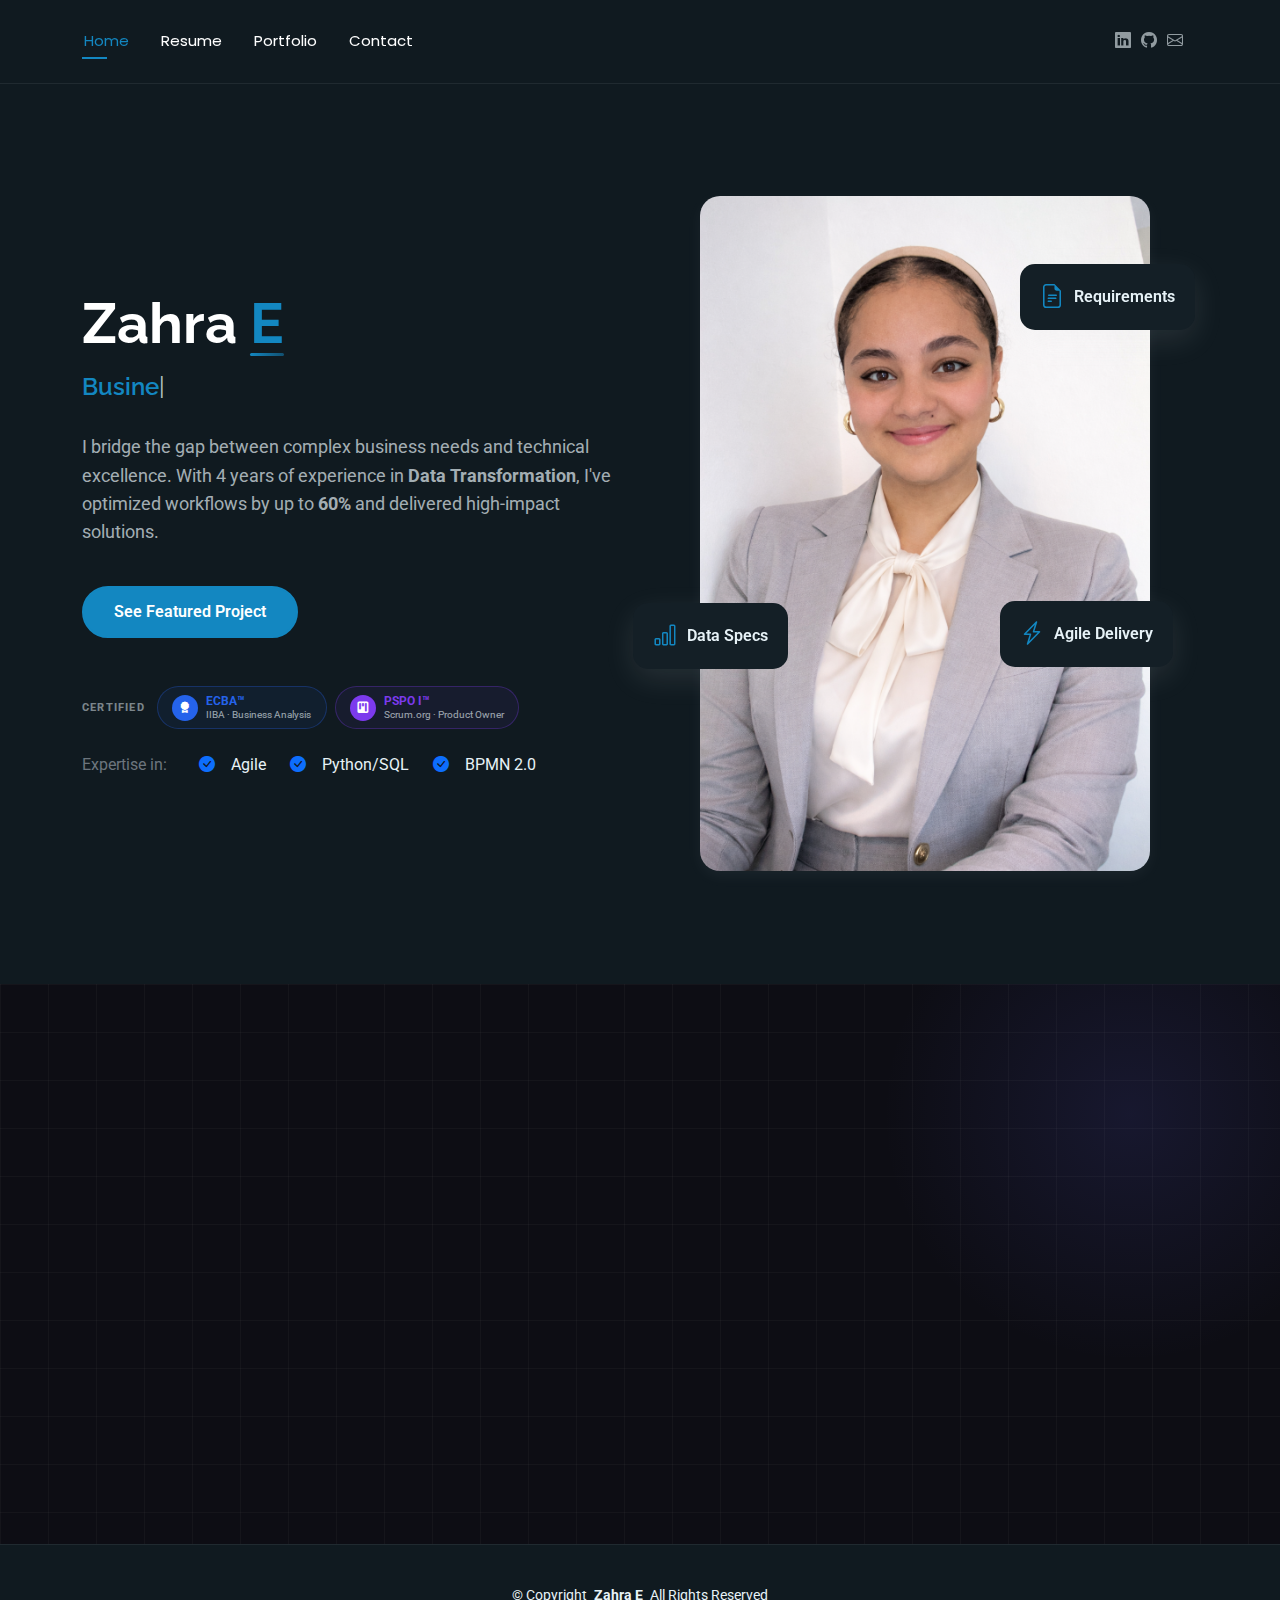
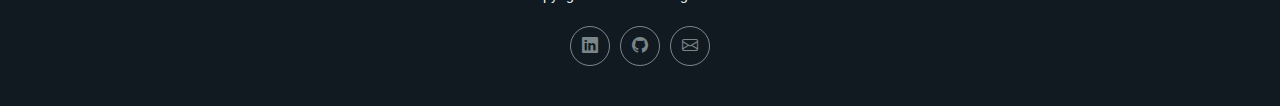
<file: index.html>
<!DOCTYPE html>
<html lang="en">

<head>
  <meta charset="utf-8">
  <meta content="width=device-width, initial-scale=1.0" name="viewport">
  <title>Zahra E | Certified Business Analyst</title>
  <meta name="description" content="Portfolio of Zahra E - Certified ECBA™ & PSPO I™ Business Analyst specializing in AI & Data Transformation.">
  <meta name="keywords" content="Business Analyst, ECBA, PSPO, AI Research, Data Transformation, Requirements Engineering">

  <link href="assets/img/favicon.png" rel="icon">
  <link href="assets/img/apple-touch-icon.png" rel="apple-touch-icon">

  <link href="https://fonts.googleapis.com" rel="preconnect">
  <link href="https://fonts.gstatic.com" rel="preconnect" crossorigin>
  <link href="https://fonts.googleapis.com/css2?family=Roboto:wght@300;400;500;700&family=Poppins:wght@300;400;500;600;700&family=Raleway:wght@300;400;500;600;700&family=Lora:ital,wght@0,400;0,600;1,400&display=swap" rel="stylesheet">

  <link href="assets/vendor/bootstrap/css/bootstrap.min.css" rel="stylesheet">
  <link href="assets/vendor/bootstrap-icons/bootstrap-icons.css" rel="stylesheet">
  <link href="assets/vendor/aos/aos.css" rel="stylesheet">
  <link href="assets/vendor/swiper/swiper-bundle.min.css" rel="stylesheet">
  <link href="assets/vendor/glightbox/css/glightbox.min.css" rel="stylesheet">

  <link href="assets/css/main.css" rel="stylesheet">

  <style>
    /* ── Cert pills — inline in hero ── */
    .strip-label {
      font-size: 0.68rem;
      font-weight: 700;
      text-transform: uppercase;
      letter-spacing: 0.11em;
      color: var(--default-color, #888);
      opacity: 0.5;
    }

    .cert-pill {
      display: inline-flex;
      align-items: center;
      gap: 0.5rem;
      padding: 0.45rem 0.9rem;
      border-radius: 999px;
      border: 1px solid color-mix(in srgb, var(--cert-accent) 30%, transparent);
      background: color-mix(in srgb, var(--cert-accent) 7%, transparent);
      transition: transform 0.2s ease, box-shadow 0.2s ease;
    }

    .cert-pill:hover {
      transform: translateY(-2px);
      box-shadow: 0 5px 16px color-mix(in srgb, var(--cert-accent) 18%, transparent);
    }

    .cert-pill .pill-icon {
      width: 26px;
      height: 26px;
      border-radius: 50%;
      background: var(--cert-accent);
      color: #fff;
      display: flex;
      align-items: center;
      justify-content: center;
      font-size: 0.72rem;
      flex-shrink: 0;
    }

    .cert-pill .pill-text {
      display: flex;
      flex-direction: column;
      line-height: 1.2;
    }

    .cert-pill .pill-acronym {
      font-size: 0.78rem;
      font-weight: 700;
      color: var(--cert-accent);
    }

    .cert-pill .pill-issuer {
      font-size: 0.63rem;
      color: var(--default-color, #888);
      opacity: 0.65;
    }

    .cert-ecba { --cert-accent: #2563eb; }
    .cert-pspo { --cert-accent: #7c3aed; }


    /* ═══════════════════════════════════════════════════
       BLOG SECTION — MEDIUM RSS AUTO-PULL
    ═══════════════════════════════════════════════════ */
    .blog-section {
      padding: 80px 0 90px;
      background: #0d0d14;
      position: relative;
      overflow: hidden;
    }

    /* Subtle grid texture */
    .blog-section::before {
      content: '';
      position: absolute;
      inset: 0;
      background-image:
        linear-gradient(rgba(255,255,255,0.03) 1px, transparent 1px),
        linear-gradient(90deg, rgba(255,255,255,0.03) 1px, transparent 1px);
      background-size: 48px 48px;
      pointer-events: none;
    }

    /* Glow blob */
    .blog-section::after {
      content: '';
      position: absolute;
      top: -120px;
      right: -100px;
      width: 500px;
      height: 500px;
      background: radial-gradient(circle, rgba(99,102,241,0.12) 0%, transparent 70%);
      pointer-events: none;
    }

    .blog-section .container { position: relative; z-index: 1; }

    /* Header */
    .blog-header {
      display: flex;
      align-items: flex-end;
      justify-content: space-between;
      flex-wrap: wrap;
      gap: 20px;
      margin-bottom: 52px;
    }

    .blog-header-left {}

    .blog-eyebrow {
      display: inline-flex;
      align-items: center;
      gap: 8px;
      font-size: 0.7rem;
      font-weight: 700;
      letter-spacing: 0.14em;
      text-transform: uppercase;
      color: #818cf8;
      margin-bottom: 12px;
    }

    .blog-eyebrow .dot {
      width: 6px;
      height: 6px;
      border-radius: 50%;
      background: #818cf8;
      animation: pulse-dot 2s ease-in-out infinite;
    }

    @keyframes pulse-dot {
      0%, 100% { opacity: 1; transform: scale(1); }
      50% { opacity: 0.4; transform: scale(0.7); }
    }

    .blog-heading {
      font-family: 'Lora', Georgia, serif;
      font-size: clamp(1.8rem, 4vw, 2.6rem);
      font-weight: 600;
      color: #f1f5f9;
      line-height: 1.2;
      margin: 0;
    }

    .blog-heading em {
      font-style: italic;
      color: #a5b4fc;
    }

    .blog-view-all {
      display: inline-flex;
      align-items: center;
      gap: 8px;
      font-size: 0.82rem;
      font-weight: 600;
      color: #818cf8;
      text-decoration: none;
      border: 1px solid rgba(129,140,248,0.3);
      padding: 9px 20px;
      border-radius: 999px;
      transition: all 0.22s ease;
      white-space: nowrap;
    }

    .blog-view-all:hover {
      background: rgba(129,140,248,0.1);
      border-color: rgba(129,140,248,0.7);
      color: #c7d2fe;
      gap: 12px;
    }

    /* Grid */
    .blog-grid {
      display: grid;
      grid-template-columns: repeat(auto-fill, minmax(290px, 1fr));
      gap: 22px;
    }

    /* Card */
    .blog-card {
      background: rgba(255,255,255,0.04);
      border: 1px solid rgba(255,255,255,0.08);
      border-radius: 18px;
      overflow: hidden;
      display: flex;
      flex-direction: column;
      transition: transform 0.25s ease, border-color 0.25s ease, box-shadow 0.25s ease;
      text-decoration: none;
    }

    .blog-card:hover {
      transform: translateY(-6px);
      border-color: rgba(129,140,248,0.4);
      box-shadow: 0 20px 50px rgba(0,0,0,0.4), 0 0 0 1px rgba(129,140,248,0.15);
    }

    .blog-card-thumb {
      width: 100%;
      aspect-ratio: 16 / 9;
      object-fit: cover;
      display: block;
      background: #1e1e2e;
    }

    /* Placeholder thumb when no image */
    .blog-card-thumb-placeholder {
      width: 100%;
      aspect-ratio: 16 / 9;
      background: linear-gradient(135deg, #1e1e2e 0%, #2a2a3e 100%);
      display: flex;
      align-items: center;
      justify-content: center;
      color: rgba(165,180,252,0.25);
      font-size: 2.2rem;
    }

    .blog-card-body {
      padding: 22px 22px 20px;
      display: flex;
      flex-direction: column;
      flex: 1;
    }

    .blog-card-meta {
      display: flex;
      align-items: center;
      gap: 10px;
      margin-bottom: 12px;
    }

    .blog-card-date {
      font-size: 0.68rem;
      font-weight: 600;
      color: #64748b;
      letter-spacing: 0.04em;
    }

    .blog-card-tag {
      font-size: 0.62rem;
      font-weight: 700;
      padding: 2px 9px;
      border-radius: 999px;
      background: rgba(99,102,241,0.18);
      color: #a5b4fc;
      letter-spacing: 0.03em;
    }

    .blog-card-title {
      font-family: 'Lora', Georgia, serif;
      font-size: 1.05rem;
      font-weight: 600;
      color: #e2e8f0;
      line-height: 1.45;
      margin: 0 0 10px;
    }

    .blog-card-excerpt {
      font-size: 0.8rem;
      color: #64748b;
      line-height: 1.65;
      flex: 1;
      margin: 0 0 18px;
      display: -webkit-box;
      -webkit-line-clamp: 3;
      -webkit-box-orient: vertical;
      overflow: hidden;
    }

    .blog-card-read {
      display: inline-flex;
      align-items: center;
      gap: 6px;
      font-size: 0.74rem;
      font-weight: 700;
      color: #818cf8;
      letter-spacing: 0.04em;
      transition: gap 0.2s ease;
    }

    .blog-card:hover .blog-card-read { gap: 10px; }

    /* States */
    .blog-loading, .blog-error, .blog-empty {
      grid-column: 1 / -1;
      text-align: center;
      padding: 60px 20px;
      color: #475569;
    }

    .blog-loading .spinner {
      width: 36px;
      height: 36px;
      border: 2px solid rgba(129,140,248,0.2);
      border-top-color: #818cf8;
      border-radius: 50%;
      animation: spin 0.8s linear infinite;
      margin: 0 auto 16px;
    }

    @keyframes spin {
      to { transform: rotate(360deg); }
    }

    .blog-error a {
      color: #818cf8;
      text-decoration: underline;
    }
  </style>
</head>

<body class="index-page">

  <header id="header" class="header d-flex align-items-center light-background sticky-top">
    <div class="container position-relative d-flex align-items-center justify-content-between">

      <nav id="navmenu" class="navmenu">
        <ul>
          <li><a href="index.html" class="active">Home</a></li>
          <li><a href="resume.html">Resume</a></li>
          <li><a href="portfolio.html">Portfolio</a></li>
          <li><a href="contact.html">Contact</a></li>
        </ul>
        <i class="mobile-nav-toggle d-xl-none bi bi-list"></i>
      </nav>

      <div class="header-social-links">
        <a href="https://www.linkedin.com/in/zahra-e-3004953a0/" target="_blank"><i class="bi bi-linkedin"></i></a>
        <a href="https://github.com/zahraeh" target="_blank"><i class="bi bi-github"></i></a>
        <a href="mailto:zahraeh.fr@gmail.com"><i class="bi bi-envelope"></i></a>
      </div>

    </div>
  </header>

  <main class="main">

    <!-- Hero -->
    <section id="hero" class="hero section">
      <div class="container" data-aos="fade-up" data-aos-delay="100">
        <div class="row gy-4 align-items-center">
          <div class="col-lg-6 order-2 order-lg-1">
            <div class="hero-content">
              <h1 data-aos="fade-up" data-aos-delay="200">Zahra <span class="highlight">E</span></h1>
              <h2 data-aos="fade-up" data-aos-delay="300">
                <span class="typed" data-typed-items="Business Analysis Enthusiast,Certified Business Analyst (ECBA™), Certified Professional Product Owner (PSPO I™), Data-Driven Problem Solver"></span>
              </h2>

              <p class="hero-description" data-aos="fade-up" data-aos-delay="400">
                I bridge the gap between complex business needs and technical excellence.
                With 4 years of experience in  <strong>Data Transformation</strong>,
                I've optimized workflows by up to <strong>60%</strong> and delivered high-impact solutions.
              </p>

              <div class="hero-actions" data-aos="fade-up" data-aos-delay="500">
                <a href="portfolio.html" class="btn btn-primary">See Featured Project</a>
              </div>

              <!-- Cert pills -->
              <div class="d-flex align-items-center gap-2 flex-wrap mt-4 mb-2" data-aos="fade-up" data-aos-delay="560">
                <span class="strip-label me-1">Certified</span>
                <div class="cert-pill cert-ecba">
                  <div class="pill-icon"><i class="bi bi-award-fill"></i></div>
                  <div class="pill-text">
                    <span class="pill-acronym">ECBA™</span>
                    <span class="pill-issuer">IIBA · Business Analysis</span>
                  </div>
                </div>
                <div class="cert-pill cert-pspo">
                  <div class="pill-icon"><i class="bi bi-kanban-fill"></i></div>
                  <div class="pill-text">
                    <span class="pill-acronym">PSPO I™</span>
                    <span class="pill-issuer">Scrum.org · Product Owner</span>
                  </div>
                </div>
              </div>

              <div class="social-links mt-4" data-aos="fade-up" data-aos-delay="600">
                <span class="me-2 text-secondary">Expertise in:</span>
                <i class="bi bi-check-circle-fill text-primary ms-2"></i> Agile
                <i class="bi bi-check-circle-fill text-primary ms-2"></i> Python/SQL
                <i class="bi bi-check-circle-fill text-primary ms-2"></i> BPMN 2.0
              </div>

            </div>
          </div>

          <div class="col-lg-6 order-1 order-lg-2">
            <div class="hero-image" data-aos="zoom-in" data-aos-delay="300">
              <div class="image-wrapper">
                <img src="assets/img/profile/profil-z.png" alt="Zahra E" class="img-fluid">
                <div class="floating-elements">
                  <div class="floating-card design" data-aos="fade-left" data-aos-delay="700">
                    <i class="bi bi-file-earmark-text"></i>
                    <span>Requirements</span>
                  </div>
                  <div class="floating-card code" data-aos="fade-right" data-aos-delay="800">
                    <i class="bi bi-bar-chart"></i>
                    <span>Data Specs</span>
                  </div>
                  <div class="floating-card creativity" data-aos="fade-up" data-aos-delay="900">
                    <i class="bi bi-lightning-charge"></i>
                    <span>Agile Delivery</span>
                  </div>
                </div>
              </div>
            </div>
          </div>
        </div>
      </div>
    </section>



    <!-- ════════════════════════════════════════════════
         BLOG — AUTO-PULL FROM MEDIUM RSS
         Feed: https://medium.com/feed/@zahraeh.fr
         Via rss2json.com (free, no API key needed)
    ════════════════════════════════════════════════ -->
    <section id="blog" class="blog-section">
      <div class="container">

        <div class="blog-header" data-aos="fade-up">
          <div class="blog-header-left">
            <div class="blog-eyebrow">
              <span class="dot"></span>
              Latest from Medium
            </div>
            <h2 class="blog-heading">
              Thoughts on <em>Business Analysis</em><br>& the craft of requirements
            </h2>
          </div>
          <a class="blog-view-all" href="https://medium.com/@zahraeh.fr" target="_blank" rel="noopener">
            All articles <i class="bi bi-arrow-up-right"></i>
          </a>
        </div>

        <div class="blog-grid" id="blog-grid" data-aos="fade-up" data-aos-delay="100">
          <!-- Loading state -->
          <div class="blog-loading" id="blog-loading">
            <div class="spinner"></div>
            <p style="font-size:0.85rem;">Fetching latest posts…</p>
          </div>
        </div>

      </div>
    </section>
    <!-- ════ /BLOG ════ -->

  </main>

  <footer id="footer" class="footer">
    <div class="container">
      <div class="copyright text-center">
        <p>© <span>Copyright</span> <strong class="px-1 sitename">Zahra E</strong> <span>All Rights Reserved</span></p>
      </div>
      <div class="social-links d-flex justify-content-center">
        <a href="https://www.linkedin.com/in/zahra-e-3004953a0/"><i class="bi bi-linkedin"></i></a>
        <a href="https://github.com/zahraeh"><i class="bi bi-github"></i></a>
        <a href="mailto:zahraeh.fr@gmail.com"><i class="bi bi-envelope"></i></a>
      </div>
    </div>
  </footer>

  <a href="#" id="scroll-top" class="scroll-top d-flex align-items-center justify-content-center"><i class="bi bi-arrow-up-short"></i></a>
  <div id="preloader"></div>

  <script src="assets/vendor/bootstrap/js/bootstrap.bundle.min.js"></script>
  <script src="assets/vendor/aos/aos.js"></script>
  <script src="assets/vendor/typed.js/typed.umd.js"></script>
  <script src="assets/vendor/glightbox/js/glightbox.min.js"></script>
  <script src="assets/vendor/swiper/swiper-bundle.min.js"></script>
  <script src="assets/js/main.js"></script>

  <script>
    /* ── Medium RSS → Blog cards ── */
    (function () {
      const FEED_URL  = 'https://medium.com/feed/@zahraeh.fr';
      const API_URL   = `https://api.rss2json.com/v1/api.json?rss_url=${encodeURIComponent(FEED_URL)}&count=6`;
      const grid      = document.getElementById('blog-grid');
      const loading   = document.getElementById('blog-loading');

      /* Format "2025-03-01T..." → "Mar 2025" */
      function fmtDate(str) {
        const d = new Date(str);
        return d.toLocaleDateString('en-GB', { month: 'short', year: 'numeric' });
      }

      /* Strip HTML tags for excerpt */
      function stripHtml(html) {
        const tmp = document.createElement('div');
        tmp.innerHTML = html;
        return tmp.textContent || tmp.innerText || '';
      }

      /* Pull first category as tag label */
      function getTag(item) {
        if (item.categories && item.categories.length > 0) {
          return item.categories[0];
        }
        return 'Article';
      }

      /* Estimate read time */
      function readTime(content) {
        const words = stripHtml(content).split(/\s+/).length;
        const mins  = Math.max(1, Math.round(words / 200));
        return `${mins} min read`;
      }

      /* Build one card */
      function buildCard(item) {
        const a = document.createElement('a');
        a.className  = 'blog-card';
        a.href       = item.link;
        a.target     = '_blank';
        a.rel        = 'noopener noreferrer';

        const thumb = item.thumbnail
          ? `<img class="blog-card-thumb" src="${item.thumbnail}" alt="${item.title}" loading="lazy" onerror="this.outerHTML='<div class=\\'blog-card-thumb-placeholder\\'><i class=\\'bi bi-pencil-square\\'></i></div>'">`
          : `<div class="blog-card-thumb-placeholder"><i class="bi bi-pencil-square"></i></div>`;

        const excerpt = stripHtml(item.description).slice(0, 160).trim();

        a.innerHTML = `
          ${thumb}
          <div class="blog-card-body">
            <div class="blog-card-meta">
              <span class="blog-card-date">${fmtDate(item.pubDate)}</span>
              <span class="blog-card-tag">${getTag(item)}</span>
              <span class="blog-card-date">${readTime(item.content || item.description)}</span>
            </div>
            <h3 class="blog-card-title">${item.title}</h3>
            <p class="blog-card-excerpt">${excerpt}…</p>
            <span class="blog-card-read">Read on Medium <i class="bi bi-arrow-right"></i></span>
          </div>`;

        return a;
      }

      /* Fetch */
      fetch(API_URL)
        .then(r => r.json())
        .then(data => {
          loading.remove();

          if (!data.items || data.items.length === 0) {
            grid.innerHTML = `
              <div class="blog-empty">
                <i class="bi bi-journal-text" style="font-size:2rem;display:block;margin-bottom:12px;color:#334155;"></i>
                No posts found yet — <a href="https://medium.com/@zahraeh.fr" target="_blank" rel="noopener">visit Medium</a> to check.
              </div>`;
            return;
          }

          data.items.forEach(item => grid.appendChild(buildCard(item)));
        })
        .catch(() => {
          loading.remove();
          grid.innerHTML = `
            <div class="blog-error">
              <i class="bi bi-wifi-off" style="font-size:2rem;display:block;margin-bottom:12px;color:#334155;"></i>
              Couldn't load posts right now —
              <a href="https://medium.com/@zahraeh.fr" target="_blank" rel="noopener">read them on Medium directly</a>.
            </div>`;
        });
    })();
  </script>

</body>
</html>
</file>
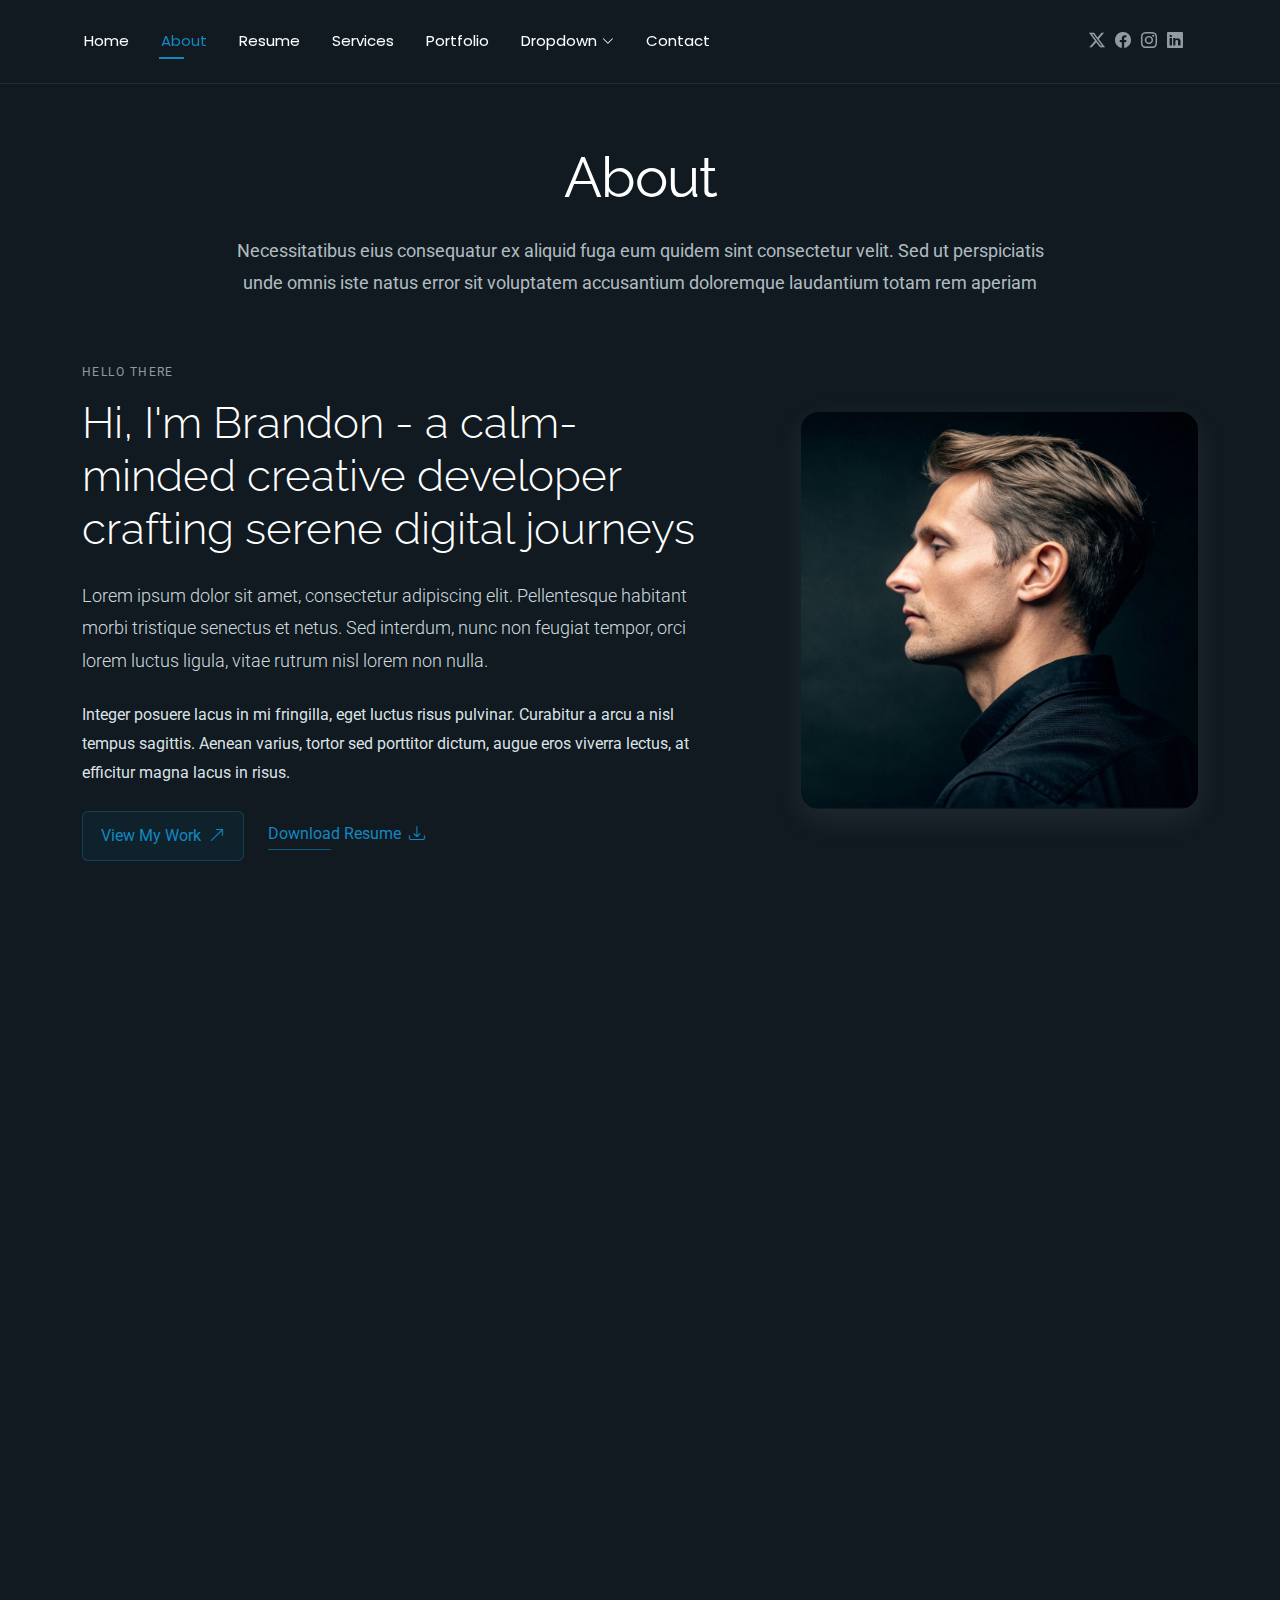
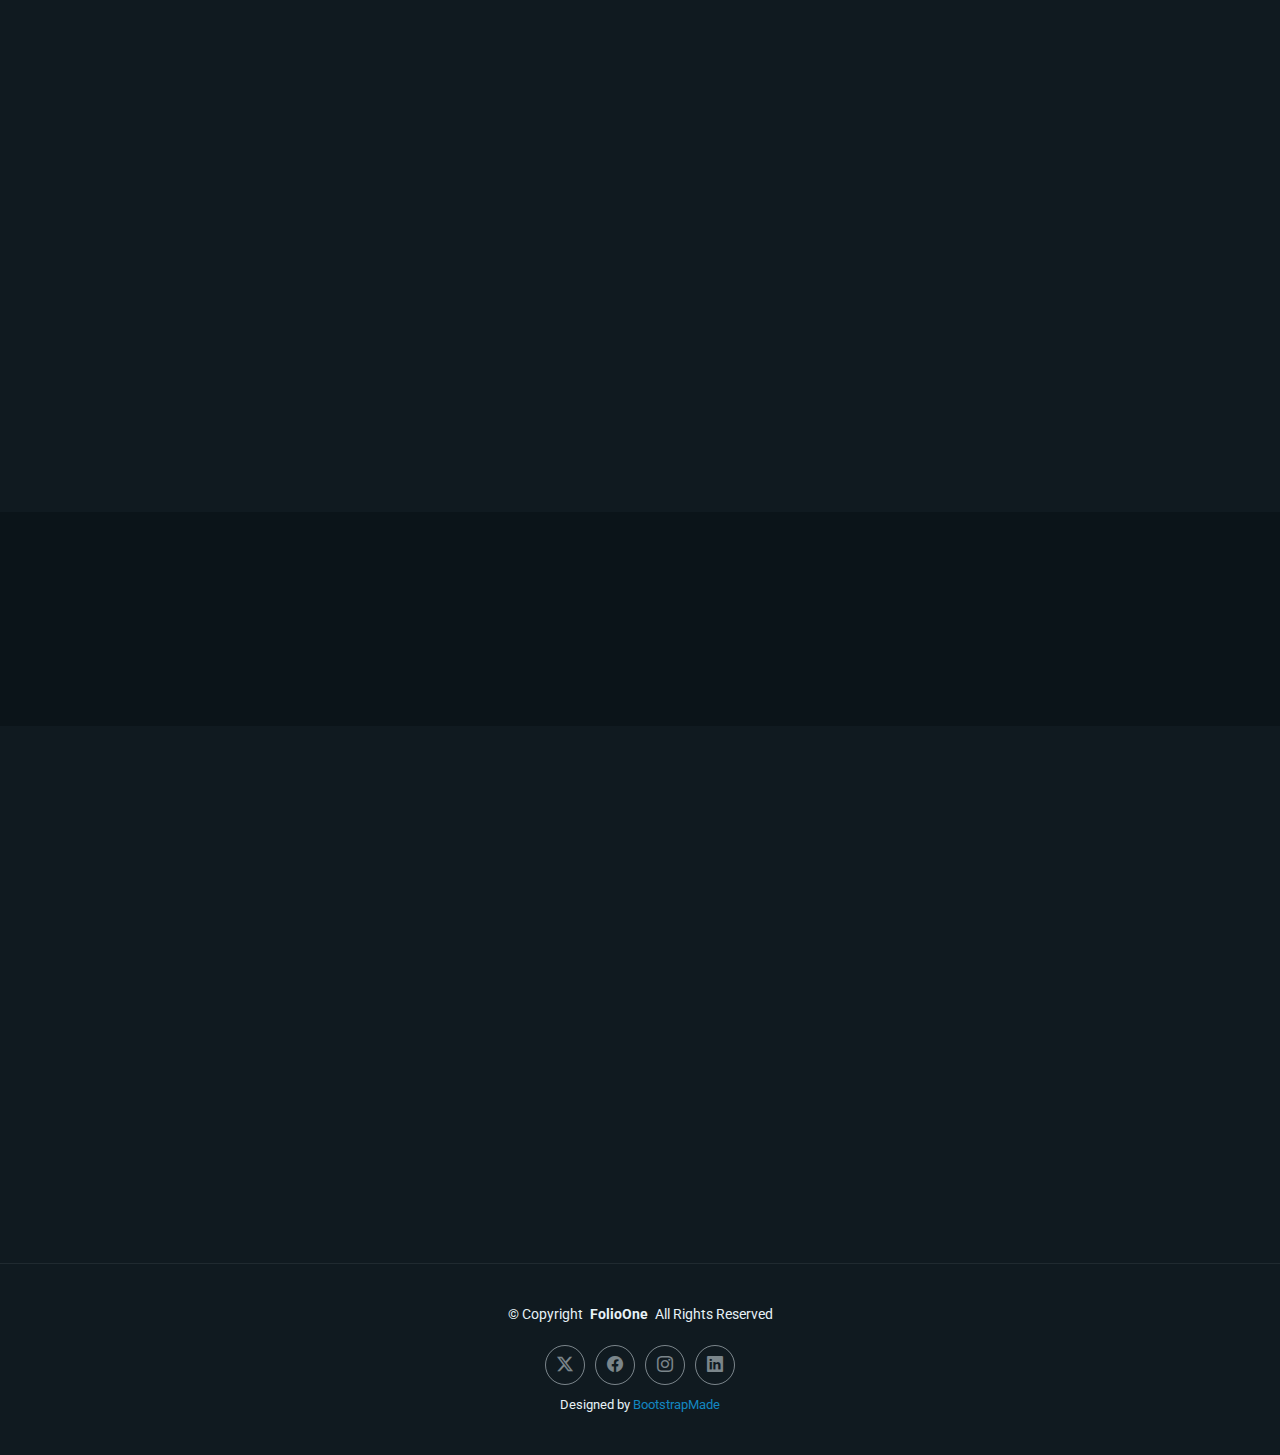
<file: about.html>
<!DOCTYPE html>
<html lang="en">

<head>
  <meta charset="utf-8">
  <meta content="width=device-width, initial-scale=1.0" name="viewport">
  <title>About - FolioOne Bootstrap Template</title>
  <meta name="description" content="">
  <meta name="keywords" content="">

  <!-- Favicons -->
  <link href="assets/img/favicon.png" rel="icon">
  <link href="assets/img/apple-touch-icon.png" rel="apple-touch-icon">

  <!-- Fonts -->
  <link href="https://fonts.googleapis.com" rel="preconnect">
  <link href="https://fonts.gstatic.com" rel="preconnect" crossorigin>
  <link href="https://fonts.googleapis.com/css2?family=Roboto:ital,wght@0,100;0,300;0,400;0,500;0,700;0,900;1,100;1,300;1,400;1,500;1,700;1,900&family=Poppins:ital,wght@0,100;0,200;0,300;0,400;0,500;0,600;0,700;0,800;0,900;1,100;1,200;1,300;1,400;1,500;1,600;1,700;1,800;1,900&family=Raleway:ital,wght@0,100;0,200;0,300;0,400;0,500;0,600;0,700;0,800;0,900;1,100;1,200;1,300;1,400;1,500;1,600;1,700;1,800;1,900&display=swap" rel="stylesheet">

  <!-- Vendor CSS Files -->
  <link href="assets/vendor/bootstrap/css/bootstrap.min.css" rel="stylesheet">
  <link href="assets/vendor/bootstrap-icons/bootstrap-icons.css" rel="stylesheet">
  <link href="assets/vendor/aos/aos.css" rel="stylesheet">
  <link href="assets/vendor/swiper/swiper-bundle.min.css" rel="stylesheet">
  <link href="assets/vendor/glightbox/css/glightbox.min.css" rel="stylesheet">

  <!-- Main CSS File -->
  <link href="assets/css/main.css" rel="stylesheet">

  <!-- =======================================================
  * Template Name: FolioOne
  * Template URL: https://bootstrapmade.com/folioone-bootstrap-portfolio-website-template/
  * Updated: Aug 23 2025 with Bootstrap v5.3.7
  * Author: BootstrapMade.com
  * License: https://bootstrapmade.com/license/
  ======================================================== -->
</head>

<body class="about-page">

  <header id="header" class="header d-flex align-items-center light-background sticky-top">
    <div class="container position-relative d-flex align-items-center justify-content-between">

      <!-- <a href="index.html" class="logo d-flex align-items-center me-auto me-xl-0">
      <img src="assets/img/logo.webp" alt="">
      <h1 class="sitename">FolioOne</h1> 
    </a> -->

      <nav id="navmenu" class="navmenu">
        <ul>
          <li><a href="index.html">Home</a></li>
          <li><a href="about.html" class="active">About</a></li>
          <li><a href="resume.html">Resume</a></li>
          <li><a href="services.html">Services</a></li>
          <li><a href="portfolio.html">Portfolio</a></li>
          <li class="dropdown"><a href="#"><span>Dropdown</span> <i class="bi bi-chevron-down toggle-dropdown"></i></a>
            <ul>
              <li><a href="#">Dropdown 1</a></li>
              <li class="dropdown"><a href="#"><span>Deep Dropdown</span> <i class="bi bi-chevron-down toggle-dropdown"></i></a>
                <ul>
                  <li><a href="#">Deep Dropdown 1</a></li>
                  <li><a href="#">Deep Dropdown 2</a></li>
                  <li><a href="#">Deep Dropdown 3</a></li>
                  <li><a href="#">Deep Dropdown 4</a></li>
                  <li><a href="#">Deep Dropdown 5</a></li>
                </ul>
              </li>
              <li><a href="#">Dropdown 2</a></li>
              <li><a href="#">Dropdown 3</a></li>
              <li><a href="#">Dropdown 4</a></li>
            </ul>
          </li>
          <li><a href="contact.html">Contact</a></li>
        </ul>
        <i class="mobile-nav-toggle d-xl-none bi bi-list"></i>
      </nav>

      <div class="header-social-links">
        <a href="#" class="twitter"><i class="bi bi-twitter-x"></i></a>
        <a href="#" class="facebook"><i class="bi bi-facebook"></i></a>
        <a href="#" class="instagram"><i class="bi bi-instagram"></i></a>
        <a href="#" class="linkedin"><i class="bi bi-linkedin"></i></a>
      </div>

    </div>
  </header>

  <main class="main">

    <!-- About Section -->
    <section id="about" class="about section">

      <!-- Section Title -->
      <div class="container section-title" data-aos="fade-up">
        <h2>About</h2>
        <p>Necessitatibus eius consequatur ex aliquid fuga eum quidem sint consectetur velit. Sed ut perspiciatis unde omnis iste natus error sit voluptatem accusantium doloremque laudantium totam rem aperiam</p>
      </div><!-- End Section Title -->

      <div class="container" data-aos="fade-up" data-aos-delay="100">

        <!-- Intro + Photo -->
        <div class="row align-items-center justify-content-between gy-5 mb-5">
          <div class="col-lg-7" data-aos="fade-right" data-aos-delay="150">
            <div class="intro-content">
              <span class="eyebrow">Hello there</span>
              <h2 class="headline">Hi, I'm Brandon - a calm-minded creative developer crafting serene digital journeys</h2>
              <p class="lead">
                Lorem ipsum dolor sit amet, consectetur adipiscing elit. Pellentesque habitant morbi tristique senectus et netus. Sed interdum, nunc non feugiat tempor, orci lorem luctus ligula, vitae rutrum nisl lorem non nulla.
              </p>
              <p>
                Integer posuere lacus in mi fringilla, eget luctus risus pulvinar. Curabitur a arcu a nisl tempus sagittis. Aenean varius, tortor sed porttitor dictum, augue eros viverra lectus, at efficitur magna lacus in risus.
              </p>

              <div class="cta-group">
                <a href="#portfolio" class="btn-ghost">
                  View My Work <i class="bi bi-arrow-up-right"></i>
                </a>
                <a href="#" class="link-underline">
                  Download Resume <i class="bi bi-download"></i>
                </a>
              </div>
            </div>
          </div>

          <div class="col-lg-5" data-aos="zoom-in" data-aos-delay="250">
            <figure class="profile-figure text-center text-lg-end">
              <img src="assets/img/profile/profile-square-11.webp" alt="Portrait of Alex" class="img-fluid profile-photo">
            </figure>
          </div>
        </div>
        <!-- End Intro + Photo -->

        <!-- Skills Grid -->
        <div class="mb-5">
          <div class="row g-4">
            <div class="col-6 col-md-4 col-lg-3" data-aos="fade-up" data-aos-delay="120">
              <div class="skill-item">
                <i class="bi bi-layout-text-window"></i>
                <h3>UI/UX</h3>
                <p>Vivamus sagittis lacus molestie placerat.</p>
              </div>
            </div>
            <div class="col-6 col-md-4 col-lg-3" data-aos="fade-up" data-aos-delay="180">
              <div class="skill-item">
                <i class="bi bi-code-slash"></i>
                <h3>React.js</h3>
                <p>Maecenas pharetra magna sit amet risus.</p>
              </div>
            </div>
            <div class="col-6 col-md-4 col-lg-3" data-aos="fade-up" data-aos-delay="240">
              <div class="skill-item">
                <i class="bi bi-phone"></i>
                <h3>Mobile-first</h3>
                <p>Donec id elit non mi porta gravida.</p>
              </div>
            </div>
            <div class="col-6 col-md-4 col-lg-3" data-aos="fade-up" data-aos-delay="300">
              <div class="skill-item">
                <i class="bi bi-camera"></i>
                <h3>Photography</h3>
                <p>Aliquam euismod nunc at augue cursus.</p>
              </div>
            </div>
          </div>
        </div>
        <!-- End Skills Grid -->

        <!-- Journey Timeline -->
        <div class="mb-5">
          <div class="row g-4">
            <div class="col-md-6 col-lg-3" data-aos="fade-up" data-aos-delay="120">
              <article class="timeline-item">
                <span class="dot"></span>
                <time>2018</time>
                <h4>B.A. in Design</h4>
                <p>Quisque euismod turpis ut sapien luctus bibendum.</p>
              </article>
            </div>
            <div class="col-md-6 col-lg-3" data-aos="fade-up" data-aos-delay="180">
              <article class="timeline-item">
                <span class="dot"></span>
                <time>2020</time>
                <h4>Freelance Start</h4>
                <p>Mauris non arcu non urna convallis vulputate.</p>
              </article>
            </div>
            <div class="col-md-6 col-lg-3" data-aos="fade-up" data-aos-delay="240">
              <article class="timeline-item">
                <span class="dot"></span>
                <time>2022</time>
                <h4>Joined Creative Studio</h4>
                <p>Nunc sed nibh et libero fermentum posuere.</p>
              </article>
            </div>
            <div class="col-md-6 col-lg-3" data-aos="fade-up" data-aos-delay="300">
              <article class="timeline-item">
                <span class="dot"></span>
                <time>2024</time>
                <h4>Lead Frontend</h4>
                <p>Proin commodo massa sit amet urna pretium.</p>
              </article>
            </div>
          </div>
        </div>
        <!-- End Journey Timeline -->

        <!-- Quote -->
        <blockquote class="personal-quote text-center mb-5" data-aos="fade-down" data-aos-delay="200">
          <p>"Building clean and meaningful experiences through thoughtful code and quiet design."</p>
        </blockquote>
        <!-- End Quote -->

        <!-- Fun Facts -->
        <div class="row g-3 justify-content-center">
          <div class="col-6 col-md-3 col-lg-2" data-aos="zoom-in" data-aos-delay="120">
            <div class="fact-pill">
              <i class="bi bi-magic"></i>
              <span>Minimalism</span>
            </div>
          </div>
          <div class="col-6 col-md-3 col-lg-2" data-aos="zoom-in" data-aos-delay="160">
            <div class="fact-pill">
              <i class="bi bi-headphones"></i>
              <span>Lo-fi Beats</span>
            </div>
          </div>
          <div class="col-6 col-md-3 col-lg-2" data-aos="zoom-in" data-aos-delay="200">
            <div class="fact-pill">
              <i class="bi bi-geo-alt"></i>
              <span>City Walks</span>
            </div>
          </div>
          <div class="col-6 col-md-3 col-lg-2" data-aos="zoom-in" data-aos-delay="240">
            <div class="fact-pill">
              <i class="bi bi-brush"></i>
              <span>Sketching</span>
            </div>
          </div>
        </div>
        <!-- End Fun Facts -->

      </div>

    </section><!-- /About Section -->

    <!-- Skills Section -->
    <section id="skills" class="skills section">

      <!-- Section Title -->
      <div class="container section-title" data-aos="fade-up">
        <h2>Skills</h2>
        <p>Necessitatibus eius consequatur ex aliquid fuga eum quidem sint consectetur velit. Sed ut perspiciatis unde omnis iste natus error sit voluptatem accusantium doloremque laudantium totam rem aperiam</p>
      </div><!-- End Section Title -->

      <div class="container" data-aos="fade-up" data-aos-delay="100">

        <div class="row g-4 skills-animation">

          <div class="col-md-6 col-lg-3" data-aos="fade-up" data-aos-delay="100">
            <div class="skill-box">
              <h3>HTML</h3>
              <p>Sed ut perspiciatis unde omnis iste natus error sit voluptatem.</p>
              <span class="text-end d-block">90%</span>
              <div class="progress">
                <div class="progress-bar" role="progressbar" aria-valuenow="90" aria-valuemin="0" aria-valuemax="100"></div>
              </div>
            </div>
          </div>

          <div class="col-md-6 col-lg-3" data-aos="fade-up" data-aos-delay="200">
            <div class="skill-box">
              <h3>CSS</h3>
              <p>Nemo enim ipsam voluptatem quia voluptas sit aspernatur.</p>
              <span class="text-end d-block">90%</span>
              <div class="progress">
                <div class="progress-bar" role="progressbar" aria-valuenow="95" aria-valuemin="0" aria-valuemax="100"></div>
              </div>
            </div>
          </div>

          <div class="col-md-6 col-lg-3" data-aos="fade-up" data-aos-delay="300">
            <div class="skill-box">
              <h3>JavaScript</h3>
              <p>Neque porro quisquam est qui dolorem ipsum quia dolor.</p>
              <span class="text-end d-block">80%</span>
              <div class="progress">
                <div class="progress-bar" role="progressbar" aria-valuenow="80" aria-valuemin="0" aria-valuemax="100"></div>
              </div>
            </div>
          </div>

          <div class="col-md-6 col-lg-3" data-aos="fade-up" data-aos-delay="400">
            <div class="skill-box">
              <h3>Photoshop</h3>
              <p>Quis autem vel eum iure reprehenderit qui in ea voluptate.</p>
              <span class="text-end d-block">55%</span>
              <div class="progress">
                <div class="progress-bar" role="progressbar" aria-valuenow="55" aria-valuemin="0" aria-valuemax="100">
                </div>
              </div>
            </div>
          </div>

        </div>

      </div>

    </section><!-- /Skills Section -->

    <!-- Stats Section -->
    <section id="stats" class="stats section dark-background">

      <div class="container" data-aos="fade-up" data-aos-delay="100">

        <div class="row align-items-center">
          <div class="col-lg-4" data-aos="fade-up" data-aos-delay="200">
            <div class="avatars d-flex align-items-center">
              <img src="assets/img/person/person-m-2.webp" alt="Avatar 1" class="rounded-circle" loading="lazy">
              <img src="assets/img/person/person-m-3.webp" alt="Avatar 2" class="rounded-circle" loading="lazy">
              <img src="assets/img/person/person-f-5.webp" alt="Avatar 3" class="rounded-circle" loading="lazy">
              <img src="assets/img/person/person-m-5.webp" alt="Avatar 4" class="rounded-circle" loading="lazy">
            </div>
          </div>

          <div class="col-lg-8">
            <div class="row counters">
              <div class="col-md-4" data-aos="fade-up" data-aos-delay="300">
                <h2><span data-purecounter-start="0" data-purecounter-end="185" data-purecounter-duration="1" class="purecounter"></span>+</h2>
                <p>Nemo enim ipsam</p>
              </div>

              <div class="col-md-4" data-aos="fade-up" data-aos-delay="400">
                <h2><span data-purecounter-start="0" data-purecounter-end="32" data-purecounter-duration="1" class="purecounter"></span>K</h2>
                <p>Voluptatem sequi</p>
              </div>

              <div class="col-md-4" data-aos="fade-up" data-aos-delay="500">
                <h2><span data-purecounter-start="0" data-purecounter-end="128" data-purecounter-duration="1" class="purecounter"></span>+</h2>
                <p>Dolor sit consectetur</p>
              </div>
            </div>
          </div>
        </div>
      </div>

    </section><!-- /Stats Section -->

    <!-- Testimonials Section -->
    <section id="testimonials" class="testimonials section">

      <!-- Section Title -->
      <div class="container section-title" data-aos="fade-up">
        <h2>Testimonials</h2>
        <p>Necessitatibus eius consequatur ex aliquid fuga eum quidem sint consectetur velit</p>
      </div><!-- End Section Title -->

      <div class="container" data-aos="fade-up" data-aos-delay="100">

        <div class="swiper init-swiper">
          <script type="application/json" class="swiper-config">
            {
              "loop": true,
              "speed": 600,
              "autoplay": {
                "delay": 5000
              },
              "slidesPerView": "auto",
              "pagination": {
                "el": ".swiper-pagination",
                "type": "bullets",
                "clickable": true
              }
            }
          </script>
          <div class="swiper-wrapper">

            <div class="swiper-slide">
              <div class="testimonial-item">
                <div class="row gy-4 justify-content-center">
                  <div class="col-lg-6">
                    <div class="testimonial-content">
                      <p>
                        <i class="bi bi-quote quote-icon-left"></i>
                        <span>Proin iaculis purus consequat sem cure digni ssim donec porttitora entum suscipit rhoncus. Accusantium quam, ultricies eget id, aliquam eget nibh et. Maecen aliquam, risus at semper.</span>
                        <i class="bi bi-quote quote-icon-right"></i>
                      </p>
                      <h3>Saul Goodman</h3>
                      <h4>Ceo &amp; Founder</h4>
                      <div class="stars">
                        <i class="bi bi-star-fill"></i><i class="bi bi-star-fill"></i><i class="bi bi-star-fill"></i><i class="bi bi-star-fill"></i><i class="bi bi-star-fill"></i>
                      </div>
                    </div>
                  </div>
                  <div class="col-lg-2 text-center">
                    <img src="assets/img/person/person-m-9.webp" class="img-fluid testimonial-img" alt="">
                  </div>
                </div>
              </div>
            </div><!-- End testimonial item -->

            <div class="swiper-slide">
              <div class="testimonial-item">
                <div class="row gy-4 justify-content-center">
                  <div class="col-lg-6">
                    <div class="testimonial-content">
                      <p>
                        <i class="bi bi-quote quote-icon-left"></i>
                        <span>Export tempor illum tamen malis malis eram quae irure esse labore quem cillum quid cillum eram malis quorum velit fore eram velit sunt aliqua noster fugiat irure amet legam anim culpa.</span>
                        <i class="bi bi-quote quote-icon-right"></i>
                      </p>
                      <h3>Sara Wilsson</h3>
                      <h4>Designer</h4>
                      <div class="stars">
                        <i class="bi bi-star-fill"></i><i class="bi bi-star-fill"></i><i class="bi bi-star-fill"></i><i class="bi bi-star-fill"></i><i class="bi bi-star-fill"></i>
                      </div>
                    </div>
                  </div>
                  <div class="col-lg-2 text-center">
                    <img src="assets/img/person/person-f-5.webp" class="img-fluid testimonial-img" alt="">
                  </div>
                </div>
              </div>
            </div><!-- End testimonial item -->

            <div class="swiper-slide">
              <div class="testimonial-item">
                <div class="row gy-4 justify-content-center">
                  <div class="col-lg-6">
                    <div class="testimonial-content">
                      <p>
                        <i class="bi bi-quote quote-icon-left"></i>
                        <span>Enim nisi quem export duis labore cillum quae magna enim sint quorum nulla quem veniam duis minim tempor labore quem eram duis noster aute amet eram fore quis sint minim.</span>
                        <i class="bi bi-quote quote-icon-right"></i>
                      </p>
                      <h3>Jena Karlis</h3>
                      <h4>Store Owner</h4>
                      <div class="stars">
                        <i class="bi bi-star-fill"></i><i class="bi bi-star-fill"></i><i class="bi bi-star-fill"></i><i class="bi bi-star-fill"></i><i class="bi bi-star-fill"></i>
                      </div>
                    </div>
                  </div>
                  <div class="col-lg-2 text-center">
                    <img src="assets/img/person/person-f-12.webp" class="img-fluid testimonial-img" alt="">
                  </div>
                </div>
              </div>
            </div><!-- End testimonial item -->

            <div class="swiper-slide">
              <div class="testimonial-item">
                <div class="row gy-4 justify-content-center">
                  <div class="col-lg-6">
                    <div class="testimonial-content">
                      <p>
                        <i class="bi bi-quote quote-icon-left"></i>
                        <span>Fugiat enim eram quae cillum dolore dolor amet nulla culpa multos export minim fugiat minim velit minim dolor enim duis veniam ipsum anim magna sunt elit fore quem dolore labore illum veniam.</span>
                        <i class="bi bi-quote quote-icon-right"></i>
                      </p>
                      <h3>John Larson</h3>
                      <h4>Entrepreneur</h4>
                      <div class="stars">
                        <i class="bi bi-star-fill"></i><i class="bi bi-star-fill"></i><i class="bi bi-star-fill"></i><i class="bi bi-star-fill"></i><i class="bi bi-star-fill"></i>
                      </div>
                    </div>
                  </div>
                  <div class="col-lg-2 text-center">
                    <img src="assets/img/person/person-m-12.webp" class="img-fluid testimonial-img" alt="">
                  </div>
                </div>
              </div>
            </div><!-- End testimonial item -->

          </div>
          <div class="swiper-pagination"></div>
        </div>

      </div>

    </section><!-- /Testimonials Section -->

  </main>

  <footer id="footer" class="footer">

    <div class="container">
      <div class="copyright text-center ">
        <p>© <span>Copyright</span> <strong class="px-1 sitename">FolioOne</strong> <span>All Rights Reserved<br></span></p>
      </div>
      <div class="social-links d-flex justify-content-center">
        <a href=""><i class="bi bi-twitter-x"></i></a>
        <a href=""><i class="bi bi-facebook"></i></a>
        <a href=""><i class="bi bi-instagram"></i></a>
        <a href=""><i class="bi bi-linkedin"></i></a>
      </div>
      <div class="credits">
        <!-- All the links in the footer should remain intact. -->
        <!-- You can delete the links only if you've purchased the pro version. -->
        <!-- Licensing information: https://bootstrapmade.com/license/ -->
        <!-- Purchase the pro version with working PHP/AJAX contact form: [buy-url] -->
        Designed by <a href="https://bootstrapmade.com/">BootstrapMade</a>
      </div>
    </div>

  </footer>

  <!-- Scroll Top -->
  <a href="#" id="scroll-top" class="scroll-top d-flex align-items-center justify-content-center"><i class="bi bi-arrow-up-short"></i></a>

  <!-- Preloader -->
  <div id="preloader"></div>

  <!-- Vendor JS Files -->
  <script src="assets/vendor/bootstrap/js/bootstrap.bundle.min.js"></script>
  <script src="assets/vendor/php-email-form/validate.js"></script>
  <script src="assets/vendor/aos/aos.js"></script>
  <script src="assets/vendor/typed.js/typed.umd.js"></script>
  <script src="assets/vendor/waypoints/noframework.waypoints.js"></script>
  <script src="assets/vendor/purecounter/purecounter_vanilla.js"></script>
  <script src="assets/vendor/swiper/swiper-bundle.min.js"></script>
  <script src="assets/vendor/imagesloaded/imagesloaded.pkgd.min.js"></script>
  <script src="assets/vendor/isotope-layout/isotope.pkgd.min.js"></script>
  <script src="assets/vendor/glightbox/js/glightbox.min.js"></script>

  <!-- Main JS File -->
  <script src="assets/js/main.js"></script>

</body>

</html>
</file>
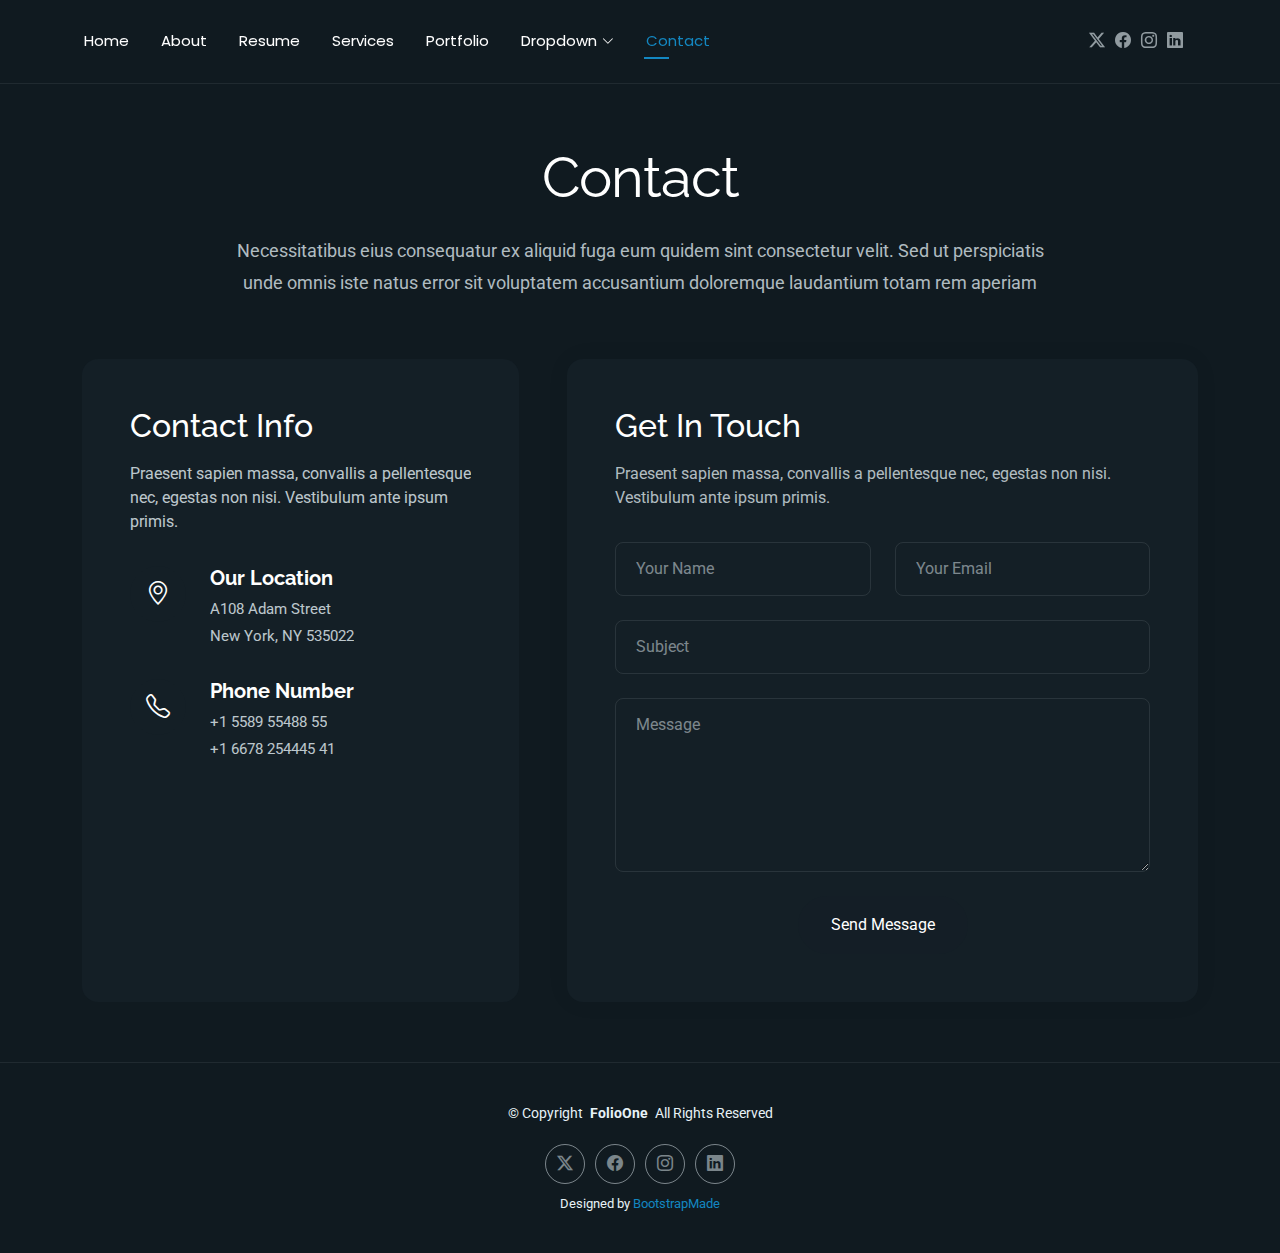
<file: contact.html>
<!DOCTYPE html>
<html lang="en">

<head>
  <meta charset="utf-8">
  <meta content="width=device-width, initial-scale=1.0" name="viewport">
  <title>Contact - FolioOne Bootstrap Template</title>
  <meta name="description" content="">
  <meta name="keywords" content="">

  <!-- Favicons -->
  <link href="assets/img/favicon.png" rel="icon">
  <link href="assets/img/apple-touch-icon.png" rel="apple-touch-icon">

  <!-- Fonts -->
  <link href="https://fonts.googleapis.com" rel="preconnect">
  <link href="https://fonts.gstatic.com" rel="preconnect" crossorigin>
  <link href="https://fonts.googleapis.com/css2?family=Roboto:ital,wght@0,100;0,300;0,400;0,500;0,700;0,900;1,100;1,300;1,400;1,500;1,700;1,900&family=Poppins:ital,wght@0,100;0,200;0,300;0,400;0,500;0,600;0,700;0,800;0,900;1,100;1,200;1,300;1,400;1,500;1,600;1,700;1,800;1,900&family=Raleway:ital,wght@0,100;0,200;0,300;0,400;0,500;0,600;0,700;0,800;0,900;1,100;1,200;1,300;1,400;1,500;1,600;1,700;1,800;1,900&display=swap" rel="stylesheet">

  <!-- Vendor CSS Files -->
  <link href="assets/vendor/bootstrap/css/bootstrap.min.css" rel="stylesheet">
  <link href="assets/vendor/bootstrap-icons/bootstrap-icons.css" rel="stylesheet">
  <link href="assets/vendor/aos/aos.css" rel="stylesheet">
  <link href="assets/vendor/swiper/swiper-bundle.min.css" rel="stylesheet">
  <link href="assets/vendor/glightbox/css/glightbox.min.css" rel="stylesheet">

  <!-- Main CSS File -->
  <link href="assets/css/main.css" rel="stylesheet">

  <!-- =======================================================
  * Template Name: FolioOne
  * Template URL: https://bootstrapmade.com/folioone-bootstrap-portfolio-website-template/
  * Updated: Aug 23 2025 with Bootstrap v5.3.7
  * Author: BootstrapMade.com
  * License: https://bootstrapmade.com/license/
  ======================================================== -->
</head>

<body class="contact-page">

  <header id="header" class="header d-flex align-items-center light-background sticky-top">
    <div class="container position-relative d-flex align-items-center justify-content-between">

      <!-- <a href="index.html" class="logo d-flex align-items-center me-auto me-xl-0">
      <img src="assets/img/logo.webp" alt="">
      <h1 class="sitename">FolioOne</h1> 
    </a> -->

      <nav id="navmenu" class="navmenu">
        <ul>
          <li><a href="index.html">Home</a></li>
          <li><a href="about.html">About</a></li>
          <li><a href="resume.html">Resume</a></li>
          <li><a href="services.html">Services</a></li>
          <li><a href="portfolio.html">Portfolio</a></li>
          <li class="dropdown"><a href="#"><span>Dropdown</span> <i class="bi bi-chevron-down toggle-dropdown"></i></a>
            <ul>
              <li><a href="#">Dropdown 1</a></li>
              <li class="dropdown"><a href="#"><span>Deep Dropdown</span> <i class="bi bi-chevron-down toggle-dropdown"></i></a>
                <ul>
                  <li><a href="#">Deep Dropdown 1</a></li>
                  <li><a href="#">Deep Dropdown 2</a></li>
                  <li><a href="#">Deep Dropdown 3</a></li>
                  <li><a href="#">Deep Dropdown 4</a></li>
                  <li><a href="#">Deep Dropdown 5</a></li>
                </ul>
              </li>
              <li><a href="#">Dropdown 2</a></li>
              <li><a href="#">Dropdown 3</a></li>
              <li><a href="#">Dropdown 4</a></li>
            </ul>
          </li>
          <li><a href="contact.html" class="active">Contact</a></li>
        </ul>
        <i class="mobile-nav-toggle d-xl-none bi bi-list"></i>
      </nav>

      <div class="header-social-links">
        <a href="#" class="twitter"><i class="bi bi-twitter-x"></i></a>
        <a href="#" class="facebook"><i class="bi bi-facebook"></i></a>
        <a href="#" class="instagram"><i class="bi bi-instagram"></i></a>
        <a href="#" class="linkedin"><i class="bi bi-linkedin"></i></a>
      </div>

    </div>
  </header>

  <main class="main">

    <!-- Contact Section -->
    <section id="contact" class="contact section">

      <!-- Section Title -->
      <div class="container section-title" data-aos="fade-up">
        <h2>Contact</h2>
        <p>Necessitatibus eius consequatur ex aliquid fuga eum quidem sint consectetur velit. Sed ut perspiciatis unde omnis iste natus error sit voluptatem accusantium doloremque laudantium totam rem aperiam</p>
      </div><!-- End Section Title -->

      <div class="container" data-aos="fade-up" data-aos-delay="100">

        <div class="row g-4 g-lg-5">
          <div class="col-lg-5">
            <div class="info-box" data-aos="fade-up" data-aos-delay="200">
              <h3>Contact Info</h3>
              <p>Praesent sapien massa, convallis a pellentesque nec, egestas non nisi. Vestibulum ante ipsum primis.</p>

              <div class="info-item" data-aos="fade-up" data-aos-delay="300">
                <div class="icon-box">
                  <i class="bi bi-geo-alt"></i>
                </div>
                <div class="content">
                  <h4>Our Location</h4>
                  <p>A108 Adam Street</p>
                  <p>New York, NY 535022</p>
                </div>
              </div>

              <div class="info-item" data-aos="fade-up" data-aos-delay="400">
                <div class="icon-box">
                  <i class="bi bi-telephone"></i>
                </div>
                <div class="content">
                  <h4>Phone Number</h4>
                  <p>+1 5589 55488 55</p>
                  <p>+1 6678 254445 41</p>
                </div>
              </div>

              <div class="info-item" data-aos="fade-up" data-aos-delay="500">
                <div class="icon-box">
                  <i class="bi bi-envelope"></i>
                </div>
                <div class="content">
                  <h4>Email Address</h4>
                  <p>info@example.com</p>
                  <p>contact@example.com</p>
                </div>
              </div>
            </div>
          </div>

          <div class="col-lg-7">
            <div class="contact-form" data-aos="fade-up" data-aos-delay="300">
              <h3>Get In Touch</h3>
              <p>Praesent sapien massa, convallis a pellentesque nec, egestas non nisi. Vestibulum ante ipsum primis.</p>

              <form action="forms/contact.php" method="post" class="php-email-form" data-aos="fade-up" data-aos-delay="200">
                <div class="row gy-4">

                  <div class="col-md-6">
                    <input type="text" name="name" class="form-control" placeholder="Your Name" required="">
                  </div>

                  <div class="col-md-6 ">
                    <input type="email" class="form-control" name="email" placeholder="Your Email" required="">
                  </div>

                  <div class="col-12">
                    <input type="text" class="form-control" name="subject" placeholder="Subject" required="">
                  </div>

                  <div class="col-12">
                    <textarea class="form-control" name="message" rows="6" placeholder="Message" required=""></textarea>
                  </div>

                  <div class="col-12 text-center">
                    <div class="loading">Loading</div>
                    <div class="error-message"></div>
                    <div class="sent-message">Your message has been sent. Thank you!</div>

                    <button type="submit" class="btn">Send Message</button>
                  </div>

                </div>
              </form>

            </div>
          </div>

        </div>

      </div>

    </section><!-- /Contact Section -->

  </main>

  <footer id="footer" class="footer">

    <div class="container">
      <div class="copyright text-center ">
        <p>© <span>Copyright</span> <strong class="px-1 sitename">FolioOne</strong> <span>All Rights Reserved<br></span></p>
      </div>
      <div class="social-links d-flex justify-content-center">
        <a href=""><i class="bi bi-twitter-x"></i></a>
        <a href=""><i class="bi bi-facebook"></i></a>
        <a href=""><i class="bi bi-instagram"></i></a>
        <a href=""><i class="bi bi-linkedin"></i></a>
      </div>
      <div class="credits">
        <!-- All the links in the footer should remain intact. -->
        <!-- You can delete the links only if you've purchased the pro version. -->
        <!-- Licensing information: https://bootstrapmade.com/license/ -->
        <!-- Purchase the pro version with working PHP/AJAX contact form: [buy-url] -->
        Designed by <a href="https://bootstrapmade.com/">BootstrapMade</a>
      </div>
    </div>

  </footer>

  <!-- Scroll Top -->
  <a href="#" id="scroll-top" class="scroll-top d-flex align-items-center justify-content-center"><i class="bi bi-arrow-up-short"></i></a>

  <!-- Preloader -->
  <div id="preloader"></div>

  <!-- Vendor JS Files -->
  <script src="assets/vendor/bootstrap/js/bootstrap.bundle.min.js"></script>
  <script src="assets/vendor/php-email-form/validate.js"></script>
  <script src="assets/vendor/aos/aos.js"></script>
  <script src="assets/vendor/typed.js/typed.umd.js"></script>
  <script src="assets/vendor/waypoints/noframework.waypoints.js"></script>
  <script src="assets/vendor/purecounter/purecounter_vanilla.js"></script>
  <script src="assets/vendor/swiper/swiper-bundle.min.js"></script>
  <script src="assets/vendor/imagesloaded/imagesloaded.pkgd.min.js"></script>
  <script src="assets/vendor/isotope-layout/isotope.pkgd.min.js"></script>
  <script src="assets/vendor/glightbox/js/glightbox.min.js"></script>

  <!-- Main JS File -->
  <script src="assets/js/main.js"></script>

</body>

</html>
</file>
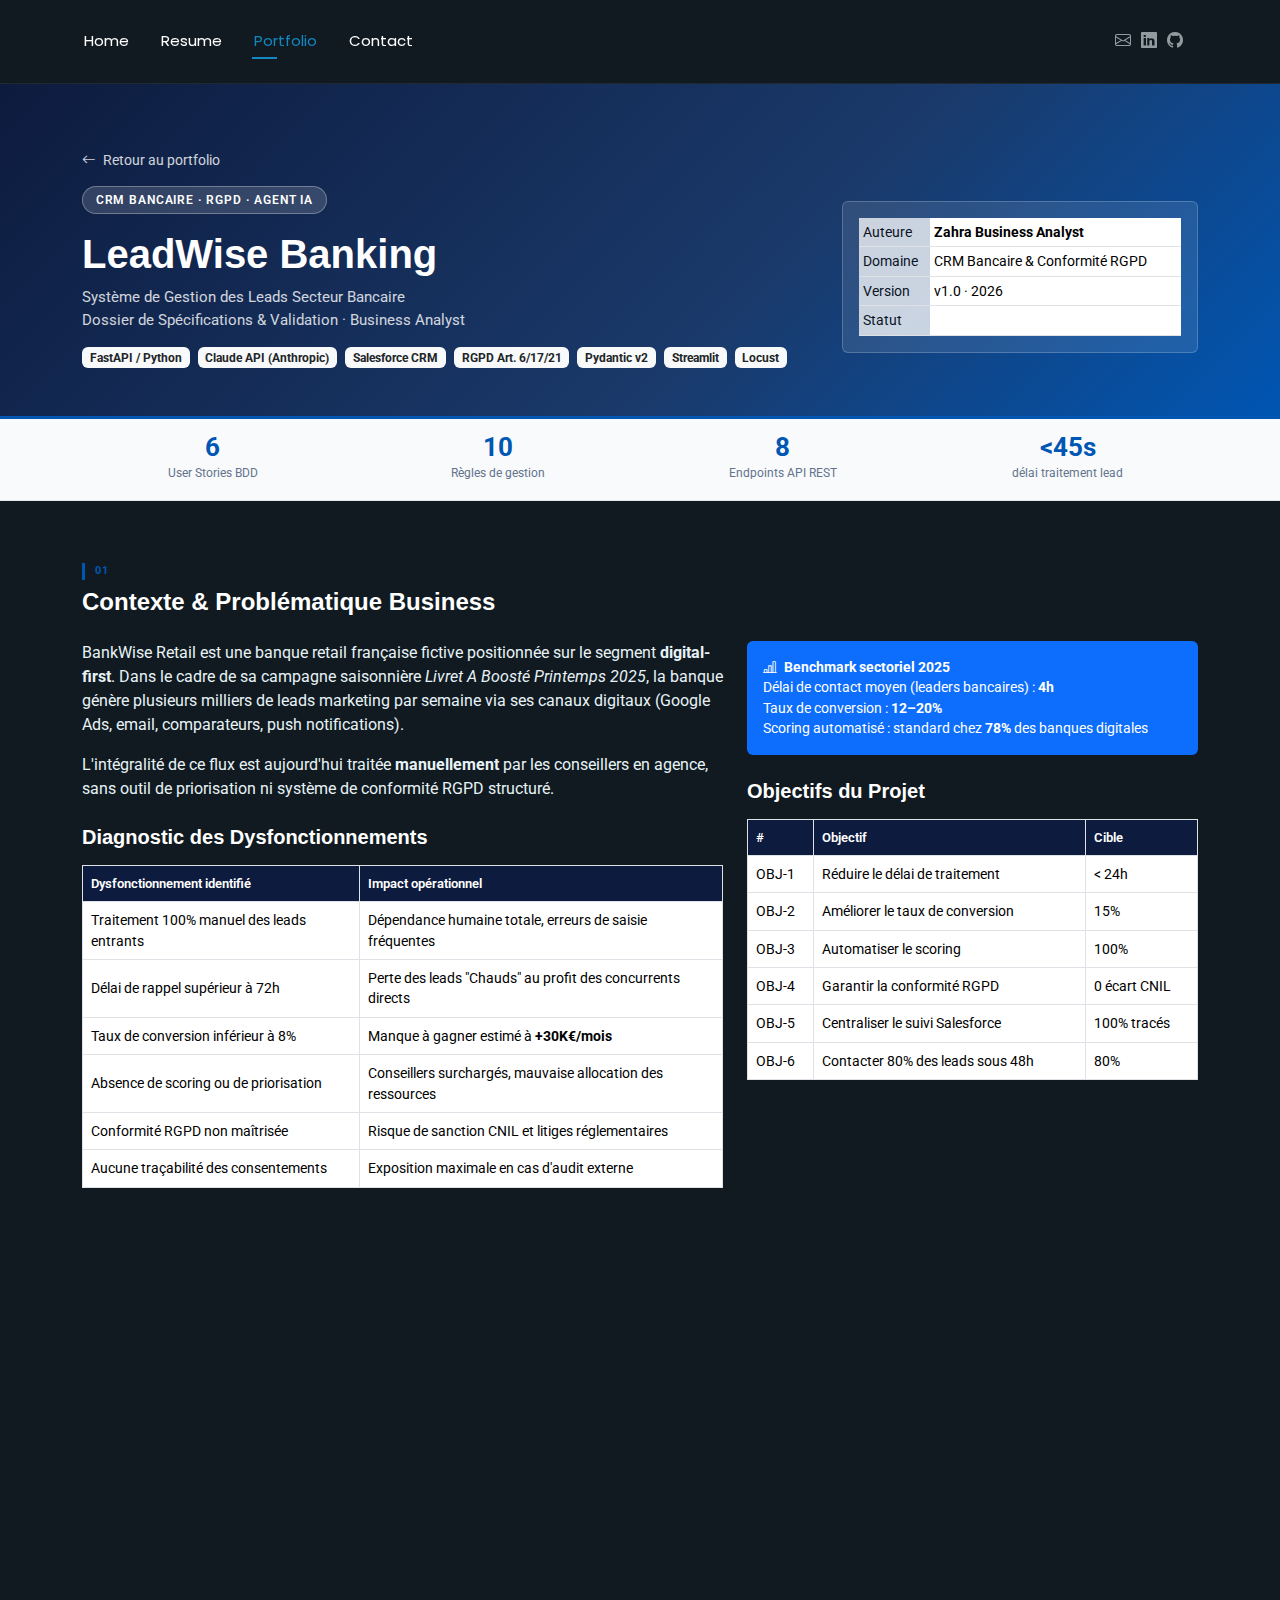
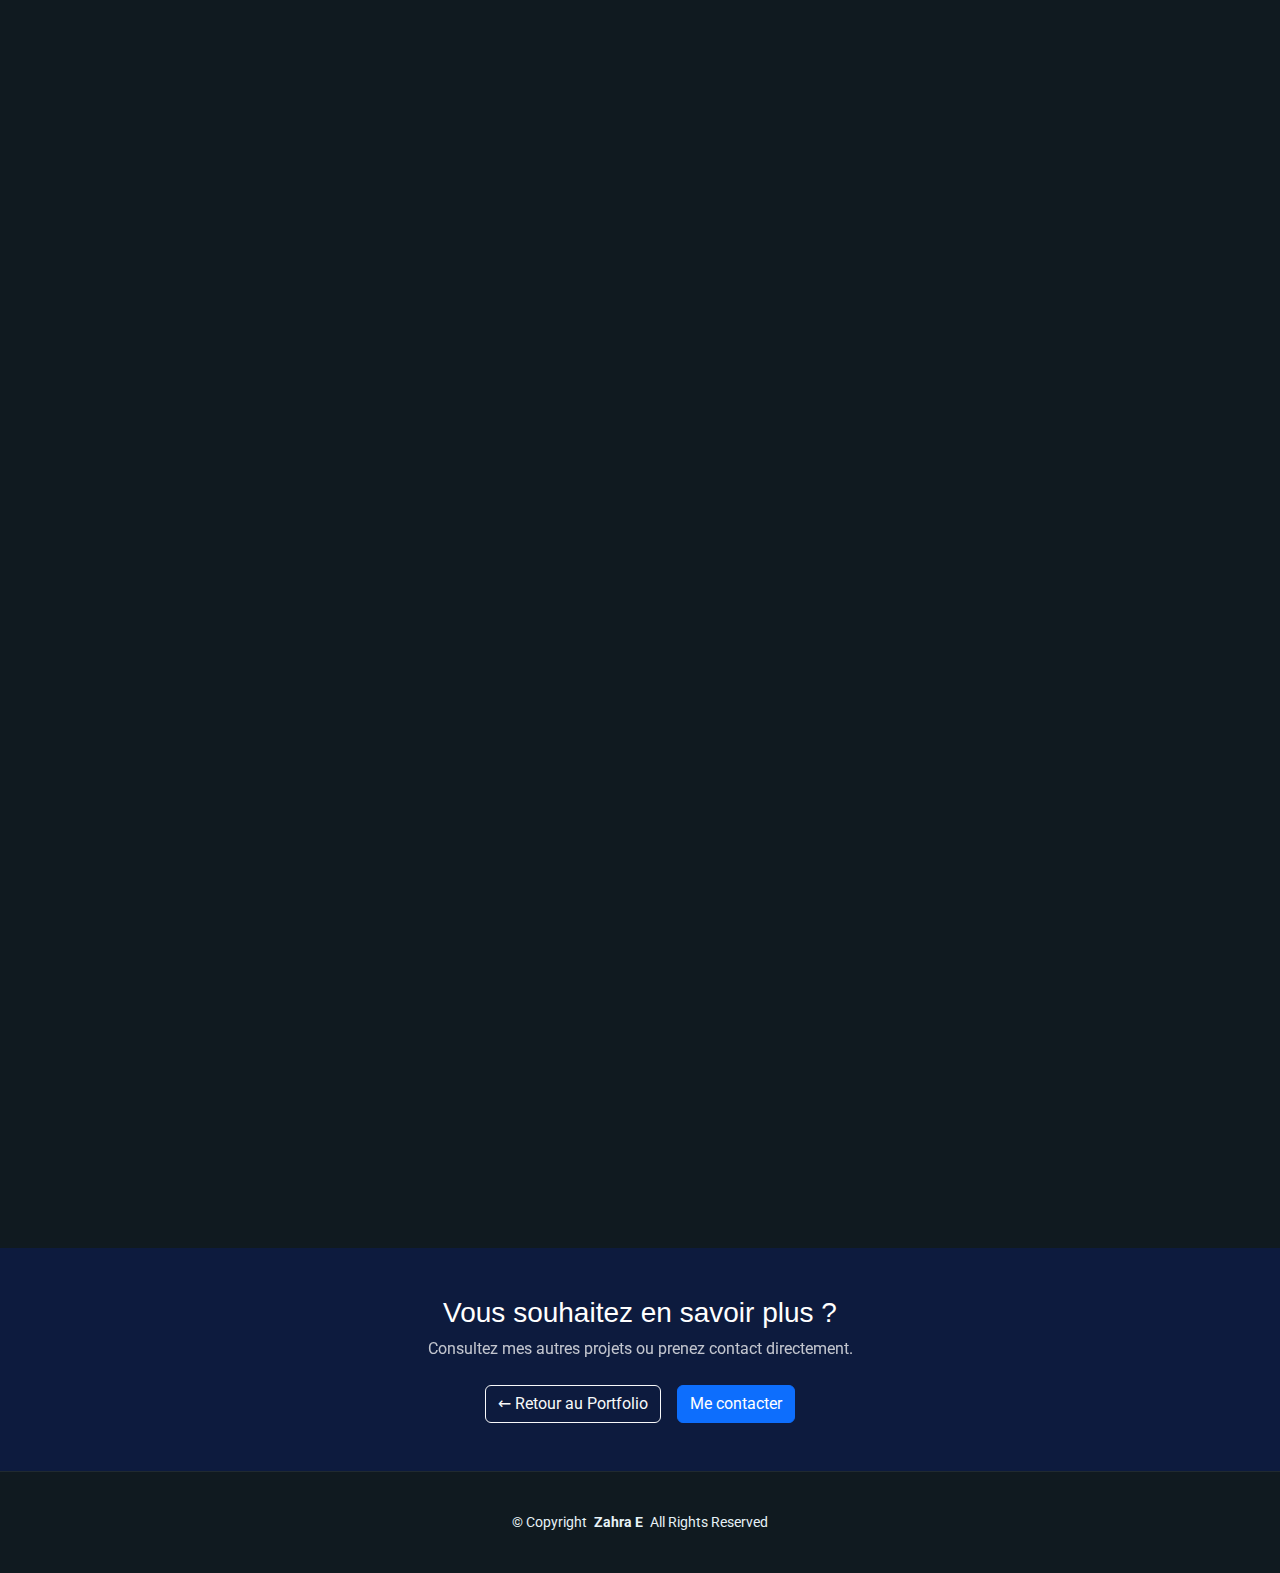
<file: leadwise-banking.html>
<!DOCTYPE html>
<html lang="fr">

<head>
  <meta charset="utf-8">
  <meta content="width=device-width, initial-scale=1.0" name="viewport">
  <title>LeadWise Banking  Dossier de Spécifications BA | Zahra E</title>
  <meta name="description" content="Dossier de spécifications BA pour LeadWise Banking  système de gestion des leads bancaires avec scoring IA, conformité RGPD et intégration Salesforce.">
  <meta name="keywords" content="Business Analyst, CRM Bancaire, RGPD, Lead Management, Claude API, FastAPI, Salesforce, Zahra">

  <link href="assets/img/favicon.png" rel="icon">
  <link href="assets/img/apple-touch-icon.png" rel="apple-touch-icon">

  <link href="https://fonts.googleapis.com" rel="preconnect">
  <link href="https://fonts.gstatic.com" rel="preconnect" crossorigin>
  <link href="https://fonts.googleapis.com/css2?family=Roboto:wght@300;400;500;700&family=Poppins:wght@300;400;500;600;700&display=swap" rel="stylesheet">

  <link href="assets/vendor/bootstrap/css/bootstrap.min.css" rel="stylesheet">
  <link href="assets/vendor/bootstrap-icons/bootstrap-icons.css" rel="stylesheet">
  <link href="assets/vendor/aos/aos.css" rel="stylesheet">
  <link href="assets/vendor/glightbox/css/glightbox.min.css" rel="stylesheet">
  <link href="assets/css/main.css" rel="stylesheet">

  <style>
    /* ── Hero banner ── */
    .lw-hero {
      background: linear-gradient(135deg, #0d1b3e 0%, #1a3a6b 60%, #0056b3 100%);
      color: #fff;
      padding: 4rem 0 3rem;
    }
    .lw-hero .badge-chip {
      display: inline-block;
      background: rgba(255,255,255,.15);
      border: 1px solid rgba(255,255,255,.3);
      border-radius: 999px;
      font-size: .75rem;
      font-weight: 600;
      letter-spacing: .07em;
      text-transform: uppercase;
      padding: .25rem .8rem;
      margin-bottom: 1rem;
    }
    .lw-hero h1 { font-size: clamp(1.6rem, 4vw, 2.5rem); font-weight: 700; }
    .lw-hero .sub { opacity: .8; font-size: .95rem; }

    /* ── KPI strip ── */
    .kpi-strip { background: #f8fafc; border-top: 3px solid #0056b3; border-bottom: 1px solid #e2e8f0; }
    .kpi-item strong { font-size: 1.6rem; color: #0056b3; display: block; line-height: 1; }
    .kpi-item span { font-size: .75rem; color: #64748b; }

    /* ── Section styles ── */
    .lw-section { padding: 3.5rem 0; }
    .lw-section:nth-child(even) { background: #f8fafc; }
    .section-label {
      display: inline-block;
      font-size: .7rem;
      font-weight: 700;
      letter-spacing: .1em;
      text-transform: uppercase;
      color: #0056b3;
      border-left: 3px solid #0056b3;
      padding-left: .6rem;
      margin-bottom: .5rem;
    }
    .lw-section h2 { font-size: 1.5rem; font-weight: 700; margin-bottom: 1.5rem; }

    /* ── Tables ── */
    .lw-table th { background: #0d1b3e; color: #fff; font-size: .8rem; font-weight: 600; }
    .lw-table td { font-size: .85rem; vertical-align: middle; }
    .lw-table .badge-critique { background:#dc3545; color:#fff; font-size:.7rem; padding:.2rem .5rem; border-radius:4px; }
    .lw-table .badge-majeur   { background:#fd7e14; color:#fff; font-size:.7rem; padding:.2rem .5rem; border-radius:4px; }
    .lw-table .badge-passed   { background:#198754; color:#fff; font-size:.7rem; padding:.2rem .5rem; border-radius:4px; }
    .lw-table .badge-todo     { background:#6c757d; color:#fff; font-size:.7rem; padding:.2rem .5rem; border-radius:4px; }
    .lw-table .badge-progress { background:#0d6efd; color:#fff; font-size:.7rem; padding:.2rem .5rem; border-radius:4px; }

    /* ── User Story cards ── */
    .us-card { border-left: 4px solid #0056b3; background: #fff; border-radius: 8px; padding: 1.25rem 1.5rem; margin-bottom: 1.25rem; box-shadow: 0 1px 6px rgba(0,0,0,.07); }
    .us-card.must { border-color: #0056b3; }
    .us-card.should { border-color: #6c757d; }
    .us-card .us-title { font-weight: 700; font-size: 1rem; margin-bottom: .25rem; }
    .us-card .us-story { font-style: italic; color: #475569; font-size: .9rem; margin-bottom: .75rem; }
    .us-card ul { font-size: .85rem; margin: 0; padding-left: 1.2rem; }
    .us-badge { font-size: .65rem; font-weight: 700; padding: .15rem .5rem; border-radius: 4px; text-transform: uppercase; }
    .us-badge.must { background: #dbeafe; color: #1e40af; }
    .us-badge.should { background: #f1f5f9; color: #475569; }

    /* ── Stack cards ── */
    .stack-card { background: #fff; border: 1px solid #e2e8f0; border-radius: 10px; padding: 1rem; text-align: center; height: 100%; }
    .stack-card .icon { font-size: 1.8rem; margin-bottom: .5rem; }
    .stack-card h6 { font-size: .85rem; font-weight: 700; margin-bottom: .15rem; }
    .stack-card small { font-size: .75rem; color: #64748b; }

    /* ── Flow steps ── */
    .flow-step { display: flex; align-items: flex-start; gap: 1rem; margin-bottom: 1rem; }
    .flow-num { min-width: 34px; height: 34px; background: #0056b3; color: #fff; border-radius: 50%; display: flex; align-items: center; justify-content: center; font-weight: 700; font-size: .85rem; flex-shrink: 0; }
    .flow-content h6 { font-weight: 700; font-size: .9rem; margin-bottom: .1rem; }
    .flow-content p { font-size: .82rem; color: #475569; margin: 0; }

    /* ── Scoring pills ── */
    .seg-froid  { background: #e0f2fe; color: #0369a1; }
    .seg-tiede  { background: #fef9c3; color: #92400e; }
    .seg-chaud  { background: #dcfce7; color: #166534; }
    .seg-pill { display: inline-block; padding: .2rem .7rem; border-radius: 999px; font-size: .8rem; font-weight: 600; }

    /* ── KPI tracker ── */
    .kpi-row td:first-child { font-weight: 600; font-size: .85rem; }

    /* ── Competence bars ── */
    .comp-bar { background: #e2e8f0; border-radius: 999px; height: 8px; }
    .comp-bar-fill { background: #0056b3; border-radius: 999px; height: 8px; }

    /* ── Glossary ── */
    .glossary-term { font-weight: 700; font-size: .85rem; }
    .glossary-def  { font-size: .83rem; color: #475569; }
    .glossary-domain { font-size: .72rem; color: #0056b3; font-weight: 600; text-transform: uppercase; }

    /* ── Back button ── */
    .back-btn { color: #fff; opacity: .8; text-decoration: none; font-size: .85rem; }
    .back-btn:hover { opacity: 1; color: #fff; }
  </style>
</head>

<body class="portfolio-details-page">

  <header id="header" class="header d-flex align-items-center light-background sticky-top">
    <div class="container position-relative d-flex align-items-center justify-content-between">
      <nav id="navmenu" class="navmenu">
        <ul>
          <li><a href="index.html">Home</a></li>
          <li><a href="resume.html">Resume</a></li>
          <li><a href="portfolio.html" class="active">Portfolio</a></li>
          <li><a href="contact.html">Contact</a></li>
        </ul>
        <i class="mobile-nav-toggle d-xl-none bi bi-list"></i>
      </nav>
      <div class="header-social-links">
        <a href="mailto:zahraeh.fr@gmail.com" class="email"><i class="bi bi-envelope"></i></a>
        <a href="https://www.linkedin.com/in/zahra-e-3004953a0/" target="_blank"><i class="bi bi-linkedin"></i></a>
        <a href="https://github.com/zahraeh" target="_blank"><i class="bi bi-github"></i></a>
      </div>
    </div>
  </header>

  <main class="main">

    <!-- ══ HERO ══════════════════════════════════════════════════════ -->
    <section class="lw-hero">
      <div class="container">
        <a href="portfolio.html" class="back-btn mb-3 d-inline-block"><i class="bi bi-arrow-left me-1"></i> Retour au portfolio</a>
        <div class="row align-items-center gy-4">
          <div class="col-lg-8">
            <span class="badge-chip">CRM Bancaire · RGPD · Agent IA</span>
            <h1>LeadWise Banking</h1>
            <p class="sub mb-3">Système de Gestion des Leads  Secteur Bancaire<br>Dossier de Spécifications &amp; Validation · Business Analyst</p>
            <div class="d-flex flex-wrap gap-2">
              <span class="badge bg-light text-dark">FastAPI / Python</span>
              <span class="badge bg-light text-dark">Claude API (Anthropic)</span>
              <span class="badge bg-light text-dark">Salesforce CRM</span>
              <span class="badge bg-light text-dark">RGPD Art. 6/17/21</span>
              <span class="badge bg-light text-dark">Pydantic v2</span>
              <span class="badge bg-light text-dark">Streamlit</span>
              <span class="badge bg-light text-dark">Locust</span>
            </div>
          </div>
          <div class="col-lg-4">
            <div class="bg-white bg-opacity-10 rounded p-3" style="border:1px solid rgba(255,255,255,.2)">
              <table class="table table-sm mb-0 text-white" style="font-size:.85rem;">
                <tbody>
                  <tr><td class="opacity-75">Auteure</td><td><strong>Zahra  Business Analyst</strong></td></tr>
                  <tr><td class="opacity-75">Domaine</td><td>CRM Bancaire &amp; Conformité RGPD</td></tr>
                  <tr><td class="opacity-75">Version</td><td>v1.0 · 2026</td></tr>
                  <tr><td class="opacity-75">Statut</td><td><span class="badge" style="background:rgba(255,255,255,.2)">Portfolio · Données fictives</span></td></tr>
                </tbody>
              </table>
            </div>
          </div>
        </div>
      </div>
    </section>

    <!-- ══ KPI STRIP ═════════════════════════════════════════════════ -->
    <div class="kpi-strip py-3">
      <div class="container">
        <div class="row text-center gy-3">
          <div class="col-6 col-md-3 kpi-item"><strong>6</strong><span>User Stories BDD</span></div>
          <div class="col-6 col-md-3 kpi-item"><strong>10</strong><span>Règles de gestion</span></div>
          <div class="col-6 col-md-3 kpi-item"><strong>8</strong><span>Endpoints API REST</span></div>
          <div class="col-6 col-md-3 kpi-item"><strong>&lt;45s</strong><span>délai traitement lead</span></div>
        </div>
      </div>
    </div>

    <!-- ══ 01 CONTEXTE & PROBLÉMATIQUE ═══════════════════════════════ -->
    <section class="lw-section" data-aos="fade-up">
      <div class="container">
        <span class="section-label">01</span>
        <h2>Contexte &amp; Problématique Business</h2>

        <div class="row gy-4">
          <div class="col-lg-7">
            <p>BankWise Retail est une banque retail française fictive positionnée sur le segment <strong>digital-first</strong>. Dans le cadre de sa campagne saisonnière <em>Livret A Boosté  Printemps 2025</em>, la banque génère plusieurs milliers de leads marketing par semaine via ses canaux digitaux (Google Ads, email, comparateurs, push notifications).</p>
            <p>L'intégralité de ce flux est aujourd'hui traitée <strong>manuellement</strong> par les conseillers en agence, sans outil de priorisation ni système de conformité RGPD structuré.</p>

            <h5 class="fw-semibold mt-4 mb-3">Diagnostic des Dysfonctionnements</h5>
            <div class="table-responsive">
              <table class="table table-bordered lw-table">
                <thead><tr><th>Dysfonctionnement identifié</th><th>Impact opérationnel</th></tr></thead>
                <tbody>
                  <tr><td>Traitement 100% manuel des leads entrants</td><td>Dépendance humaine totale, erreurs de saisie fréquentes</td></tr>
                  <tr><td>Délai de rappel supérieur à 72h</td><td>Perte des leads "Chauds" au profit des concurrents directs</td></tr>
                  <tr><td>Taux de conversion inférieur à 8%</td><td>Manque à gagner estimé à <strong>+30K€/mois</strong></td></tr>
                  <tr><td>Absence de scoring ou de priorisation</td><td>Conseillers surchargés, mauvaise allocation des ressources</td></tr>
                  <tr><td>Conformité RGPD non maîtrisée</td><td>Risque de sanction CNIL et litiges réglementaires</td></tr>
                  <tr><td>Aucune traçabilité des consentements</td><td>Exposition maximale en cas d'audit externe</td></tr>
                </tbody>
              </table>
            </div>
          </div>

          <div class="col-lg-5">
            <div class="bg-primary text-white rounded p-3 mb-4" style="font-size:.85rem;">
              <strong><i class="bi bi-bar-chart-line me-1"></i> Benchmark sectoriel 2025</strong><br>
              Délai de contact moyen (leaders bancaires) : <strong>4h</strong><br>
              Taux de conversion : <strong>12–20%</strong><br>
              Scoring automatisé : standard chez <strong>78%</strong> des banques digitales
            </div>

            <h5 class="fw-semibold mb-3">Objectifs du Projet</h5>
            <div class="table-responsive">
              <table class="table table-bordered lw-table">
                <thead><tr><th>#</th><th>Objectif</th><th>Cible</th></tr></thead>
                <tbody>
                  <tr><td>OBJ-1</td><td>Réduire le délai de traitement</td><td>&lt; 24h</td></tr>
                  <tr><td>OBJ-2</td><td>Améliorer le taux de conversion</td><td>15%</td></tr>
                  <tr><td>OBJ-3</td><td>Automatiser le scoring</td><td>100%</td></tr>
                  <tr><td>OBJ-4</td><td>Garantir la conformité RGPD</td><td>0 écart CNIL</td></tr>
                  <tr><td>OBJ-5</td><td>Centraliser le suivi Salesforce</td><td>100% tracés</td></tr>
                  <tr><td>OBJ-6</td><td>Contacter 80% des leads sous 48h</td><td>80%</td></tr>
                </tbody>
              </table>
            </div>
          </div>
        </div>
      </div>
    </section>

    <!-- ══ 02 CADRAGE & GOUVERNANCE ═══════════════════════════════════ -->
    <section class="lw-section" data-aos="fade-up">
      <div class="container">
        <span class="section-label">02</span>
        <h2>Cadrage Projet  Périmètre &amp; Gouvernance</h2>

        <div class="row gy-4">
          <div class="col-lg-6">
            <h5 class="fw-semibold mb-3">Périmètre Fonctionnel</h5>
            <div class="row g-2">
              <div class="col-6">
                <div class="p-3 rounded h-100" style="background:#dcfce7; border-left:4px solid #16a34a;">
                  <p class="fw-bold mb-2" style="font-size:.8rem; color:#166534;">✅ Dans le Périmètre</p>
                  <ul class="mb-0" style="font-size:.8rem; color:#166534;">
                    <li>Capture et qualification des leads</li>
                    <li>Gestion consentement &amp; traçabilité RGPD</li>
                    <li>Scoring automatique via IA (Claude API)</li>
                    <li>Affectation automatique aux conseillers</li>
                    <li>Suivi cycle de vie complet du lead</li>
                    <li>Tableau de bord KPIs temps réel</li>
                    <li>Dédoublonnage automatique</li>
                  </ul>
                </div>
              </div>
              <div class="col-6">
                <div class="p-3 rounded h-100" style="background:#fee2e2; border-left:4px solid #dc2626;">
                  <p class="fw-bold mb-2" style="font-size:.8rem; color:#991b1b;">❌ Hors Périmètre</p>
                  <ul class="mb-0" style="font-size:.8rem; color:#991b1b;">
                    <li>Gestion des clients existants</li>
                    <li>Module de souscription en ligne</li>
                    <li>Reporting financier / comptabilité</li>
                    <li>Intégration back-office bancaire</li>
                    <li>Application mobile native</li>
                    <li>Gestion des réclamations</li>
                    <li>Module de fidélisation client</li>
                  </ul>
                </div>
              </div>
            </div>
          </div>

          <div class="col-lg-6">
            <h5 class="fw-semibold mb-3">Contraintes Réglementaires &amp; Légales</h5>
            <div class="table-responsive">
              <table class="table table-bordered lw-table">
                <thead><tr><th>Référence</th><th>Exigence</th><th>Criticité</th></tr></thead>
                <tbody>
                  <tr><td>RGPD Art. 6</td><td>Consentement explicite obligatoire à chaque soumission</td><td><span class="badge-critique">CRITIQUE</span></td></tr>
                  <tr><td>RGPD Art. 17</td><td>Endpoint DELETE /leads/{id} opérationnel sous 72h</td><td><span class="badge-critique">CRITIQUE</span></td></tr>
                  <tr><td>RGPD Art. 21</td><td>Opt-out → arrêt immédiat + anonymisation données</td><td><span class="badge-critique">CRITIQUE</span></td></tr>
                  <tr><td>CNIL  Durée</td><td>Suppression automatique après 3 ans si non converti</td><td><span class="badge-majeur">MAJEUR</span></td></tr>
                  <tr><td>LCB-FT</td><td>Vérification KYC avant toute offre commerciale</td><td><span class="badge-majeur">MAJEUR</span></td></tr>
                  <tr><td>DSP2</td><td>Chiffrement des données bancaires en transit et au repos</td><td><span class="badge-majeur">MAJEUR</span></td></tr>
                </tbody>
              </table>
            </div>
          </div>

          <div class="col-12">
            <h5 class="fw-semibold mb-3">Matrice RACI</h5>
            <div class="table-responsive">
              <table class="table table-bordered lw-table text-center">
                <thead><tr><th>Partie Prenante</th><th>Rôle</th><th>Cadrage</th><th>Specs</th><th>Tests</th><th>Recette</th></tr></thead>
                <tbody>
                  <tr><td class="text-start">Marie Dupont</td><td>Product Owner</td><td>A</td><td>A</td><td>I</td><td>A</td></tr>
                  <tr><td class="text-start">Jean-Marc Lefebvre</td><td>Resp. Marketing</td><td>C</td><td>C</td><td>I</td><td>R</td></tr>
                  <tr><td class="text-start">Sophie Arnaud</td><td>Juriste RGPD</td><td>C</td><td>R</td><td>C</td><td>A</td></tr>
                  <tr><td class="text-start">Romain Petit</td><td>Tech Lead</td><td>I</td><td>C</td><td>R</td><td>I</td></tr>
                  <tr class="table-primary fw-bold"><td class="text-start">Zahra ★</td><td>Business Analyst</td><td>R</td><td>R</td><td>R</td><td>R</td></tr>
                </tbody>
              </table>
            </div>
            <p style="font-size:.78rem; color:#64748b;">R = Responsable · A = Approbateur · C = Consulté · I = Informé</p>
          </div>
        </div>
      </div>
    </section>

    <!-- ══ 03 SPÉCIFICATIONS FONCTIONNELLES ══════════════════════════ -->
    <section class="lw-section" data-aos="fade-up">
      <div class="container">
        <span class="section-label">03</span>
        <h2>Spécifications Fonctionnelles</h2>

        <div class="row gy-4">
          <div class="col-lg-5">
            <h5 class="fw-semibold mb-3">Règles de Gestion</h5>
            <div class="table-responsive">
              <table class="table table-bordered lw-table">
                <thead><tr><th>ID</th><th>Libellé</th><th>Priorité</th></tr></thead>
                <tbody>
                  <tr><td>RG-001</td><td>Consentement obligatoire  aucun lead traité sans opt-in explicite</td><td><span class="badge-critique">CRITIQUE</span></td></tr>
                  <tr><td>RG-002</td><td>Score &lt; 3 → segment Froid → séquence nurturing auto</td><td><span class="badge-critique">CRITIQUE</span></td></tr>
                  <tr><td>RG-003</td><td>Score ≥ 7 → conseiller contacte sous 24h (SLA)</td><td><span class="badge-critique">CRITIQUE</span></td></tr>
                  <tr><td>RG-004</td><td>Données prospects supprimées après 3 ans si non converties</td><td><span class="badge-critique">CRITIQUE</span></td></tr>
                  <tr><td>RG-005</td><td>Opt-out → arrêt immédiat + anonymisation</td><td><span class="badge-critique">CRITIQUE</span></td></tr>
                  <tr><td>RG-006</td><td>Lead affecté au conseiller de l'agence la plus proche (code postal)</td><td><span class="badge-majeur">MAJEUR</span></td></tr>
                  <tr><td>RG-007</td><td>Doublon (email OU tél.) → fusion silencieuse + log</td><td><span class="badge-majeur">MAJEUR</span></td></tr>
                  <tr><td>RG-008</td><td>Date/heure consentement archivée en base (audit trail)</td><td><span class="badge-critique">CRITIQUE</span></td></tr>
                  <tr><td>RG-009</td><td>Score 4–6 → affectation conseiller sous 48h</td><td><span class="badge-majeur">MAJEUR</span></td></tr>
                  <tr><td>RG-010</td><td>Chaque appel IA conservé avec input/output pour audit</td><td><span class="badge-majeur">MAJEUR</span></td></tr>
                </tbody>
              </table>
            </div>
          </div>

          <div class="col-lg-7">
            <h5 class="fw-semibold mb-3">User Stories  Format BDD</h5>

            <div class="us-card must">
              <div class="d-flex justify-content-between align-items-start mb-1">
                <span class="us-title">US-001  Capture d'un lead via formulaire web</span>
                <span class="us-badge must ms-2">Must Have · 5 pts</span>
              </div>
              <p class="us-story">"En tant que prospect intéressé par le Livret A Boosté, je veux remplir un formulaire en ligne afin d'être recontacté par un conseiller BankWise."</p>
              <ul>
                <li>Champs requis : Nom, Prénom, Email, Téléphone, Code Postal, Source</li>
                <li>Case RGPD explicite et obligatoire  blocage si non cochée</li>
                <li>Email de confirmation automatique en moins de 5 minutes</li>
                <li>Lead créé dans Salesforce avec le statut "Prospect"</li>
                <li>Horodatage du consentement archivé (RG-008)</li>
                <li>Détection de doublon sur email ET téléphone (RG-007)</li>
              </ul>
            </div>

            <div class="us-card must">
              <div class="d-flex justify-content-between align-items-start mb-1">
                <span class="us-title">US-002  Scoring automatique par l'agent IA</span>
                <span class="us-badge must ms-2">Must Have · 8 pts</span>
              </div>
              <p class="us-story">"En tant que responsable marketing, je veux que chaque nouveau lead soit automatiquement scoré par l'IA afin de prioriser les prises de contact."</p>
              <ul>
                <li>Score calculé sur une échelle de 1 à 10 en moins de 3 secondes</li>
                <li>Critères pondérés : source (25%), comportement web (20%), âge (20%), code postal (20%), horaire (15%)</li>
                <li>Classification : Froid (1–3) / Tiède (4–6) / Chaud (7–10)</li>
                <li>Score et justification IA visibles dans Salesforce sous 2 minutes</li>
                <li>Log de scoring conservé (input, output, timestamp) pour auditabilité</li>
              </ul>
            </div>

            <div class="us-card must">
              <div class="d-flex justify-content-between align-items-start mb-1">
                <span class="us-title">US-003  Affectation automatique à un conseiller</span>
                <span class="us-badge must ms-2">Must Have · 8 pts</span>
              </div>
              <p class="us-story">"En tant que directeur d'agence, je veux que les leads qualifiés soient automatiquement affectés à un conseiller disponible."</p>
              <ul>
                <li>Affectation selon géolocalisation (code postal) ET charge de travail</li>
                <li>Notification conseiller : email + alerte Salesforce à l'affectation</li>
                <li>File d'attente prioritaire si aucun conseiller disponible dans le SLA</li>
                <li>SLA Chaud : 24h | SLA Tiède : 48h</li>
              </ul>
            </div>

            <div class="us-card must">
              <div class="d-flex justify-content-between align-items-start mb-1">
                <span class="us-title">US-004  Gestion du droit d'opposition (opt-out RGPD)</span>
                <span class="us-badge must ms-2">Must Have · 5 pts</span>
              </div>
              <p class="us-story">"En tant que prospect, je veux pouvoir retirer mon consentement à tout moment via un lien de désabonnement."</p>
              <ul>
                <li>Lien de désabonnement présent dans chaque communication email</li>
                <li>Demande d'opt-out traitée et confirmée en moins de 72h (RGPD Art. 21)</li>
                <li>Arrêt immédiat de toutes les communications marketing dès l'opt-out</li>
                <li>Données anonymisées (conservation si obligation légale LCB-FT)</li>
              </ul>
            </div>

            <div class="us-card should">
              <div class="d-flex justify-content-between align-items-start mb-1">
                <span class="us-title">US-005  Tableau de bord KPIs temps réel</span>
                <span class="us-badge should ms-2">Should Have · 5 pts</span>
              </div>
              <p class="us-story">"En tant que responsable marketing, je veux visualiser en temps réel les indicateurs de performance de mes campagnes."</p>
              <ul>
                <li>Volume leads, taux de conversion, taux opt-in, délai moyen de contact</li>
                <li>Données actualisées toutes les 60 minutes  filtres : campagne, date, canal, segment</li>
                <li>Export CSV disponible pour analyse externe</li>
              </ul>
            </div>

            <div class="us-card should">
              <div class="d-flex justify-content-between align-items-start mb-1">
                <span class="us-title">US-006  Dédoublonnage automatique des leads</span>
                <span class="us-badge should ms-2">Should Have · 3 pts</span>
              </div>
              <p class="us-story">"En tant que conseiller, je veux ne pas recevoir deux fois le même prospect dans mon pipeline."</p>
              <ul>
                <li>Détection sur email ET téléphone à chaque nouvelle soumission</li>
                <li>Fusion silencieuse : enrichissement de la fiche lead existante</li>
                <li>Notification au conseiller d'origine avec le diff des informations</li>
              </ul>
            </div>
          </div>
        </div>
      </div>
    </section>

    <!-- ══ 04 ARCHITECTURE TECHNIQUE & AGENT IA ══════════════════════ -->
    <section class="lw-section" data-aos="fade-up">
      <div class="container">
        <span class="section-label">04</span>
        <h2>Architecture Technique &amp; Agent IA</h2>

        <div class="row gy-4">
          <div class="col-12">
            <h5 class="fw-semibold mb-3">Stack Technique</h5>
            <div class="row g-3">
              <div class="col-6 col-md-4 col-lg-2">
                <div class="stack-card">
                  <div class="icon">🖥️</div>
                  <h6>Streamlit</h6>
                  <small>Frontend  formulaire &amp; dashboard KPIs</small>
                </div>
              </div>
              <div class="col-6 col-md-4 col-lg-2">
                <div class="stack-card">
                  <div class="icon">⚡</div>
                  <h6>FastAPI</h6>
                  <small>Backend  API REST, orchestration flux</small>
                </div>
              </div>
              <div class="col-6 col-md-4 col-lg-2">
                <div class="stack-card">
                  <div class="icon">🤖</div>
                  <h6>Claude API</h6>
                  <small>claude-sonnet-4  scoring IA &amp; justification</small>
                </div>
              </div>
              <div class="col-6 col-md-4 col-lg-2">
                <div class="stack-card">
                  <div class="icon">✅</div>
                  <h6>Pydantic v2</h6>
                  <small>Validation schémas &amp; contraintes métier</small>
                </div>
              </div>
              <div class="col-6 col-md-4 col-lg-2">
                <div class="stack-card">
                  <div class="icon">☁️</div>
                  <h6>Salesforce</h6>
                  <small>CRM simulé (JSON)  leads &amp; affectations</small>
                </div>
              </div>
              <div class="col-6 col-md-4 col-lg-2">
                <div class="stack-card">
                  <div class="icon">📊</div>
                  <h6>Locust</h6>
                  <small>Tests perf. 50/200/500 users simultanés</small>
                </div>
              </div>
            </div>
          </div>

          <div class="col-lg-6">
            <h5 class="fw-semibold mb-3">Flux de Données  Architecture End-to-End</h5>
            <div class="flow-step">
              <div class="flow-num">1</div>
              <div class="flow-content">
                <h6>Streamlit  Formulaire</h6>
                <p>Prospect soumet ses coordonnées + consentement RGPD</p>
              </div>
            </div>
            <div class="flow-step">
              <div class="flow-num">2</div>
              <div class="flow-content">
                <h6>FastAPI  POST /leads <small class="text-muted">&lt;0.5s</small></h6>
                <p>Validation Pydantic, horodatage consentement, déduplication</p>
              </div>
            </div>
            <div class="flow-step">
              <div class="flow-num">3</div>
              <div class="flow-content">
                <h6>Claude API  Agent IA <small class="text-muted">&lt;3s</small></h6>
                <p>Analyse du profil, calcul score 1–10, justification textuelle</p>
              </div>
            </div>
            <div class="flow-step">
              <div class="flow-num">4</div>
              <div class="flow-content">
                <h6>FastAPI  Moteur affectation <small class="text-muted">&lt;0.5s</small></h6>
                <p>Sélection conseiller (géo + charge), création SLA</p>
              </div>
            </div>
            <div class="flow-step">
              <div class="flow-num">5</div>
              <div class="flow-content">
                <h6>Salesforce Mock  CRM <small class="text-muted">&lt;0.5s</small></h6>
                <p>Création fiche lead avec score, segment, conseiller assigné</p>
              </div>
            </div>
            <div class="flow-step">
              <div class="flow-num">6</div>
              <div class="flow-content">
                <h6>Email + Notification <small class="text-muted">&lt;5 min</small></h6>
                <p>Confirmation prospect + alerte conseiller (email + CRM)</p>
              </div>
            </div>
          </div>

          <div class="col-lg-6">
            <h5 class="fw-semibold mb-3">Matrice de Scoring IA</h5>
            <div class="table-responsive mb-4">
              <table class="table table-bordered lw-table">
                <thead><tr><th>Critère</th><th>Poids</th><th>Score Max (10)</th><th>Score Min (1)</th></tr></thead>
                <tbody>
                  <tr><td>Source du lead</td><td>25%</td><td>Formulaire email direct</td><td>Push notif. non sollicité</td></tr>
                  <tr><td>Comportement web</td><td>20%</td><td>3+ visites &gt; 5 min</td><td>0 visite page produit</td></tr>
                  <tr><td>Tranche d'âge</td><td>20%</td><td>25–45 ans</td><td>&lt;18 ou &gt;65 ans</td></tr>
                  <tr><td>Zone géographique</td><td>20%</td><td>Paris, Lyon, Bordeaux</td><td>Zone rurale isolée</td></tr>
                  <tr><td>Horaire de soumission</td><td>15%</td><td>Lun–Ven 9h–18h</td><td>Nuit ou week-end</td></tr>
                </tbody>
              </table>
            </div>

            <h5 class="fw-semibold mb-3">Classification des Segments</h5>
            <div class="d-flex flex-column gap-2">
              <div class="p-3 rounded seg-froid" style="border-left:4px solid #0284c7;">
                <span class="seg-pill seg-froid me-2">Froid (1–3)</span>
                <strong>Pas d'affectation</strong>  Séquence nurturing email automatique : J+3, J+7, J+14
              </div>
              <div class="p-3 rounded seg-tiede" style="border-left:4px solid #d97706;">
                <span class="seg-pill seg-tiede me-2">Tiède (4–6)</span>
                <strong>SLA 48h</strong>  Affectation conseiller + notification standard
              </div>
              <div class="p-3 rounded seg-chaud" style="border-left:4px solid #16a34a;">
                <span class="seg-pill seg-chaud me-2">Chaud (7–10) ★</span>
                <strong>SLA 24h</strong>  Affectation immédiate + alerte urgente + suivi SLA
              </div>
            </div>

            <h5 class="fw-semibold mt-4 mb-3">Endpoints API  FastAPI</h5>
            <div class="table-responsive">
              <table class="table table-bordered lw-table">
                <thead><tr><th>Méthode</th><th>Endpoint</th><th>Contrainte RGPD</th></tr></thead>
                <tbody>
                  <tr><td><span class="badge bg-success">POST</span></td><td>/leads</td><td>Consentement vérifié</td></tr>
                  <tr><td><span class="badge bg-primary">GET</span></td><td>/leads</td><td>Token requis</td></tr>
                  <tr><td><span class="badge bg-primary">GET</span></td><td>/leads/{id}</td><td>Token requis</td></tr>
                  <tr><td><span class="badge bg-success">POST</span></td><td>/leads/{id}/score</td><td>Token requis</td></tr>
                  <tr><td><span class="badge bg-warning text-dark">PUT</span></td><td>/leads/{id}/statut</td><td>Token requis</td></tr>
                  <tr><td><span class="badge bg-danger">DELETE</span></td><td>/leads/{id}</td><td>Admin + log obligatoire</td></tr>
                  <tr><td><span class="badge bg-primary">GET</span></td><td>/dashboard/kpis</td><td>Token requis</td></tr>
                  <tr><td><span class="badge bg-success">POST</span></td><td>/leads/{id}/optout</td><td>Aucun token requis</td></tr>
                </tbody>
              </table>
            </div>
          </div>
        </div>
      </div>
    </section>

    <!-- ══ 05 STRATÉGIE DE TESTS ══════════════════════════════════════ -->
    <section class="lw-section" data-aos="fade-up">
      <div class="container">
        <span class="section-label">05</span>
        <h2>Stratégie de Tests &amp; Résultats de Validation</h2>

        <div class="row gy-4">
          <div class="col-lg-6">
            <h5 class="fw-semibold mb-3">Vue d'Ensemble</h5>
            <div class="table-responsive">
              <table class="table table-bordered lw-table">
                <thead><tr><th>Niveau</th><th>Outil</th><th>Couverture</th><th>Statut</th></tr></thead>
                <tbody>
                  <tr><td>Tests unitaires</td><td>pytest</td><td>90% du code</td><td><span class="badge-passed">DONE</span></td></tr>
                  <tr><td>Tests d'intégration</td><td>pytest + httpx</td><td>Tous endpoints</td><td><span class="badge-passed">DONE</span></td></tr>
                  <tr><td>Tests fonctionnels</td><td>Squash TM</td><td>6 US / 10 RG</td><td><span class="badge-progress">EN COURS</span></td></tr>
                  <tr><td>Tests RGPD</td><td>Squash TM</td><td>6 articles RGPD</td><td><span class="badge-progress">EN COURS</span></td></tr>
                  <tr><td>Tests UAT</td><td>Excel / Notion</td><td>5 scénarios</td><td><span class="badge-todo">À PLANIFIER</span></td></tr>
                  <tr><td>Tests de performance</td><td>Locust</td><td>3 scénarios charge</td><td><span class="badge-todo">À PLANIFIER</span></td></tr>
                </tbody>
              </table>
            </div>
          </div>

          <div class="col-lg-6">
            <h5 class="fw-semibold mb-3">Cas de Tests Fonctionnels</h5>
            <div class="table-responsive">
              <table class="table table-bordered lw-table">
                <thead><tr><th>ID</th><th>Titre</th><th>Statut</th></tr></thead>
                <tbody>
                  <tr><td>CT-001</td><td>Soumission formulaire valide</td><td><span class="badge-passed">PASSÉ</span></td></tr>
                  <tr><td>CT-002</td><td>Blocage sans consentement RGPD</td><td><span class="badge-passed">PASSÉ</span></td></tr>
                  <tr><td>CT-003</td><td>Email invalide bloqué (422)</td><td><span class="badge-passed">PASSÉ</span></td></tr>
                  <tr><td>CT-004</td><td>Scoring lead Chaud (score ≥ 7)</td><td><span class="badge-passed">PASSÉ</span></td></tr>
                  <tr><td>CT-005</td><td>Scoring lead Froid (score ≤ 3)</td><td><span class="badge-passed">PASSÉ</span></td></tr>
                  <tr><td>CT-006</td><td>Affectation automatique conseiller</td><td><span class="badge-todo">À EXÉCUTER</span></td></tr>
                  <tr><td>CT-007</td><td>Opt-out RGPD via lien email</td><td><span class="badge-todo">À EXÉCUTER</span></td></tr>
                  <tr><td>CT-008</td><td>Détection doublon (même email)</td><td><span class="badge-todo">À EXÉCUTER</span></td></tr>
                  <tr><td>CT-009</td><td>Export CSV dashboard</td><td><span class="badge-todo">À EXÉCUTER</span></td></tr>
                </tbody>
              </table>
            </div>
          </div>

          <div class="col-lg-6">
            <h5 class="fw-semibold mb-3">Tests RGPD  Matrice de Conformité</h5>
            <div class="table-responsive">
              <table class="table table-bordered lw-table">
                <thead><tr><th>ID</th><th>Test RGPD</th><th>Article</th><th>Statut</th></tr></thead>
                <tbody>
                  <tr><td>RGPD-001</td><td>Consentement explicite obligatoire</td><td>Art. 6</td><td><span class="badge-passed">PASSÉ</span></td></tr>
                  <tr><td>RGPD-002</td><td>Horodatage du consentement</td><td>Art. 6</td><td><span class="badge-passed">PASSÉ</span></td></tr>
                  <tr><td>RGPD-003</td><td>Blocage traitement sans consentement</td><td>Art. 6</td><td><span class="badge-passed">PASSÉ</span></td></tr>
                  <tr><td>RGPD-004</td><td>Droit à l'effacement fonctionnel</td><td>Art. 17</td><td><span class="badge-todo">À EXÉCUTER</span></td></tr>
                  <tr><td>RGPD-005</td><td>Traitement opt-out &lt; 72h</td><td>Art. 21</td><td><span class="badge-todo">À EXÉCUTER</span></td></tr>
                  <tr><td>RGPD-006</td><td>Conservation 3 ans maximum</td><td>CNIL</td><td><span class="badge-todo">À EXÉCUTER</span></td></tr>
                </tbody>
              </table>
            </div>
          </div>

          <div class="col-lg-6">
            <h5 class="fw-semibold mb-3">Tests de Performance  Scénarios Locust</h5>
            <div class="table-responsive">
              <table class="table table-bordered lw-table">
                <thead><tr><th>Scénario</th><th>Users</th><th>Durée</th><th>Critère de Succès</th></tr></thead>
                <tbody>
                  <tr><td>Charge normale</td><td>50</td><td>10 min</td><td>Réponse &lt;2s, 0 erreur</td></tr>
                  <tr><td>Charge élevée</td><td>200</td><td>5 min</td><td>Réponse &lt;5s, erreur &lt;1%</td></tr>
                  <tr><td>Pic de charge (stress)</td><td>500</td><td>2 min</td><td>Stable, pas de crash</td></tr>
                </tbody>
              </table>
            </div>
          </div>
        </div>
      </div>
    </section>

    <!-- ══ 06 KPIs & BILAN ════════════════════════════════════════════ -->
    <section class="lw-section" data-aos="fade-up">
      <div class="container">
        <span class="section-label">06</span>
        <h2>Suivi des KPIs &amp; Bilan de Livraison</h2>

        <div class="row gy-4">
          <div class="col-lg-7">
            <h5 class="fw-semibold mb-3">Tableau de Bord des KPIs Cibles</h5>
            <div class="table-responsive">
              <table class="table table-bordered lw-table">
                <thead><tr><th>Indicateur</th><th>Situation Initiale</th><th>Cible</th><th>Résultat Actuel</th></tr></thead>
                <tbody>
                  <tr><td>Taux de conversion lead → opportunité</td><td>&lt;8%</td><td>15%</td><td>À mesurer</td></tr>
                  <tr><td>Délai de traitement du lead</td><td>&gt;72h</td><td>&lt;24h</td><td class="text-success fw-bold">~45s ✔</td></tr>
                  <tr><td>Leads contactés sous 48h</td><td></td><td>80%</td><td>À mesurer</td></tr>
                  <tr><td>Taux de consentement opt-in</td><td></td><td>60%</td><td>À mesurer</td></tr>
                  <tr><td>Temps de réponse scoring IA</td><td></td><td>&lt;3s</td><td class="text-success fw-bold">~1.8s ✔</td></tr>
                  <tr><td>Disponibilité système</td><td></td><td>&gt;99%</td><td>À mesurer en prod</td></tr>
                </tbody>
              </table>
            </div>
          </div>

          <div class="col-lg-5">
            <h5 class="fw-semibold mb-3">Compétences BA Démontrées</h5>
            <div class="d-flex flex-column gap-2" style="font-size:.85rem;">
              <div>
                <div class="d-flex justify-content-between mb-1"><span>Collecte &amp; analyse des besoins</span><span class="text-muted">Avancé</span></div>
                <div class="comp-bar"><div class="comp-bar-fill" style="width:90%"></div></div>
              </div>
              <div>
                <div class="d-flex justify-content-between mb-1"><span>Rédaction User Stories &amp; specs</span><span class="text-muted">Avancé</span></div>
                <div class="comp-bar"><div class="comp-bar-fill" style="width:95%"></div></div>
              </div>
              <div>
                <div class="d-flex justify-content-between mb-1"><span>Conformité réglementaire RGPD</span><span class="text-muted">Avancé</span></div>
                <div class="comp-bar"><div class="comp-bar-fill" style="width:90%"></div></div>
              </div>
              <div>
                <div class="d-flex justify-content-between mb-1"><span>Stratégie de tests</span><span class="text-muted">Avancé</span></div>
                <div class="comp-bar"><div class="comp-bar-fill" style="width:85%"></div></div>
              </div>
              <div>
                <div class="d-flex justify-content-between mb-1"><span>IA appliquée au métier (Claude API)</span><span class="text-muted">Intermédiaire</span></div>
                <div class="comp-bar"><div class="comp-bar-fill" style="width:70%"></div></div>
              </div>
              <div>
                <div class="d-flex justify-content-between mb-1"><span>Pilotage par les KPIs</span><span class="text-muted">Avancé</span></div>
                <div class="comp-bar"><div class="comp-bar-fill" style="width:90%"></div></div>
              </div>
              <div>
                <div class="d-flex justify-content-between mb-1"><span>Coordination multi-parties prenantes</span><span class="text-muted">Avancé</span></div>
                <div class="comp-bar"><div class="comp-bar-fill" style="width:88%"></div></div>
              </div>
            </div>
          </div>

          <div class="col-12">
            <h5 class="fw-semibold mb-3">Bilan de Livraison  4 Semaines</h5>
            <div class="table-responsive">
              <table class="table table-bordered lw-table">
                <thead><tr><th>Semaine</th><th>Livrable</th><th>Livrables Produits</th><th>Statut</th></tr></thead>
                <tbody>
                  <tr><td>S1</td><td>Cadrage &amp; Documentation BA</td><td>Note de cadrage, 10 règles de gestion, 6 User Stories BDD, specs fonctionnelles SF-01/02/03, glossaire métier</td><td><span class="badge-passed">LIVRÉ</span></td></tr>
                  <tr><td>S2</td><td>Agent IA &amp; Application</td><td>Architecture technique, prompt engineering Claude API, backend FastAPI, interface Streamlit, 8 endpoints documentés</td><td><span class="badge-passed">LIVRÉ</span></td></tr>
                  <tr><td>S3</td><td>Tests &amp; Validation</td><td>Plan de tests (6 niveaux), 9 cas de tests fonctionnels, 6 tests RGPD, 3 scénarios de performance, rapport UAT</td><td><span class="badge-progress">EN COURS</span></td></tr>
                  <tr><td>S4</td><td>Finalisation &amp; Portfolio</td><td>README GitHub, rapport final, pitch deck 5 slides, portfolio Notion public, post LinkedIn</td><td><span class="badge-progress">EN COURS</span></td></tr>
                </tbody>
              </table>
            </div>
          </div>
        </div>
      </div>
    </section>

    <!-- ══ 07 GLOSSAIRE ═══════════════════════════════════════════════ -->
    <section class="lw-section" data-aos="fade-up">
      <div class="container">
        <span class="section-label">07</span>
        <h2>Annexes  Glossaire Métier &amp; CRM</h2>
        <div class="row g-3">
          <!-- col 1 -->
          <div class="col-lg-4">
            <div class="p-3 border rounded bg-white h-100">
              <dl class="mb-0">
                <dt class="glossary-term">Lead <span class="glossary-domain ms-1">CRM</span></dt>
                <dd class="glossary-def">Prospect ayant manifesté un intérêt commercial et fourni son consentement RGPD explicite</dd>
                <dt class="glossary-term">Opt-in <span class="glossary-domain ms-1">RGPD</span></dt>
                <dd class="glossary-def">Consentement explicite et éclairé du prospect au traitement de ses données à des fins marketing</dd>
                <dt class="glossary-term">Opt-out <span class="glossary-domain ms-1">RGPD</span></dt>
                <dd class="glossary-def">Acte par lequel un prospect retire son consentement  déclenche l'arrêt immédiat de tout traitement</dd>
                <dt class="glossary-term">Scoring <span class="glossary-domain ms-1">IA / CRM</span></dt>
                <dd class="glossary-def">Attribution d'une note de 1 à 10 évaluant la maturité et le potentiel de conversion d'un lead</dd>
                <dt class="glossary-term">Nurturing <span class="glossary-domain ms-1">Marketing</span></dt>
                <dd class="glossary-def mb-0">Séquence de communications automatisées visant à faire mûrir un lead jusqu'à maturité d'achat</dd>
              </dl>
            </div>
          </div>
          <!-- col 2 -->
          <div class="col-lg-4">
            <div class="p-3 border rounded bg-white h-100">
              <dl class="mb-0">
                <dt class="glossary-term">Segment Chaud <span class="glossary-domain ms-1">CRM</span></dt>
                <dd class="glossary-def">Lead avec score ≥ 7  SLA de contact : 24h  affectation conseiller prioritaire</dd>
                <dt class="glossary-term">Segment Tiède <span class="glossary-domain ms-1">CRM</span></dt>
                <dd class="glossary-def">Lead avec score 4–6  SLA de contact : 48h  traitement standard</dd>
                <dt class="glossary-term">Segment Froid <span class="glossary-domain ms-1">CRM</span></dt>
                <dd class="glossary-def">Lead avec score 1–3  pas d'affectation  séquence nurturing automatique</dd>
                <dt class="glossary-term">SLA <span class="glossary-domain ms-1">Contrat</span></dt>
                <dd class="glossary-def">Service Level Agreement  engagement de niveau de service (ex : contact sous 24h)</dd>
                <dt class="glossary-term">Déduplication <span class="glossary-domain ms-1">Données</span></dt>
                <dd class="glossary-def mb-0">Processus de détection et fusion automatique des fiches leads en double dans le CRM</dd>
              </dl>
            </div>
          </div>
          <!-- col 3 -->
          <div class="col-lg-4">
            <div class="p-3 border rounded bg-white h-100">
              <dl class="mb-0">
                <dt class="glossary-term">KYC <span class="glossary-domain ms-1">Réglementaire</span></dt>
                <dd class="glossary-def">Know Your Customer  vérification réglementaire de l'identité du prospect avant offre commerciale</dd>
                <dt class="glossary-term">LCB-FT <span class="glossary-domain ms-1">Réglementaire</span></dt>
                <dd class="glossary-def">Lutte Contre le Blanchiment et le Financement du Terrorisme  réglementation bancaire française</dd>
                <dt class="glossary-term">DSP2 <span class="glossary-domain ms-1">Réglementaire</span></dt>
                <dd class="glossary-def">Directive sur les Services de Paiement 2  exige le chiffrement des données bancaires</dd>
                <dt class="glossary-term">Audit trail <span class="glossary-domain ms-1">Conformité</span></dt>
                <dd class="glossary-def">Journal de traçabilité permettant de reconstituer l'historique complet de chaque action système</dd>
                <dt class="glossary-term">RACI <span class="glossary-domain ms-1">Gouvernance</span></dt>
                <dd class="glossary-def mb-0">Matrice d'attribution des responsabilités : Responsable, Approbateur, Consulté, Informé</dd>
              </dl>
            </div>
          </div>
        </div>

        <!-- Author note -->
        <div class="mt-4 p-3 rounded" style="background:#dbeafe; border-left:4px solid #2563eb; font-size:.85rem;">
          <strong><i class="bi bi-info-circle me-1"></i> Note de l'auteure :</strong> Ce document est un livrable de portfolio réalisé dans le cadre d'une formation Business Analyst spécialisée secteur bancaire et CRM. Tous les noms, données, scénarios et chiffres sont <strong>fictifs et créés à des fins pédagogiques</strong>. Ce projet démontre la maîtrise du cycle BA complet, de la collecte des besoins à la validation, en intégrant les exigences réglementaires RGPD et les technologies IA modernes.
        </div>
      </div>
    </section>

    <!-- ══ CTA ════════════════════════════════════════════════════════ -->
    <section class="py-5 text-center" style="background:#0d1b3e; color:#fff;">
      <div class="container">
        <h3 class="mb-2">Vous souhaitez en savoir plus ?</h3>
        <p class="opacity-75 mb-4">Consultez mes autres projets ou prenez contact directement.</p>
        <div class="d-flex gap-3 justify-content-center flex-wrap">
          <a href="portfolio.html" class="btn btn-outline-light">← Retour au Portfolio</a>
          <a href="contact.html" class="btn btn-primary">Me contacter</a>
        </div>
      </div>
    </section>

  </main>

  <footer id="footer" class="footer">
    <div class="container">
      <div class="copyright text-center">
        <p>© <span>Copyright</span> <strong class="px-1 sitename">Zahra E</strong> <span>All Rights Reserved</span></p>
      </div>
    </div>
  </footer>

  <a href="#" id="scroll-top" class="scroll-top d-flex align-items-center justify-content-center">
    <i class="bi bi-arrow-up-short"></i>
  </a>

  <script src="assets/vendor/bootstrap/js/bootstrap.bundle.min.js"></script>
  <script src="assets/vendor/aos/aos.js"></script>
  <script src="assets/vendor/glightbox/js/glightbox.min.js"></script>
  <script src="assets/js/main.js"></script>

</body>
</html>
</file>
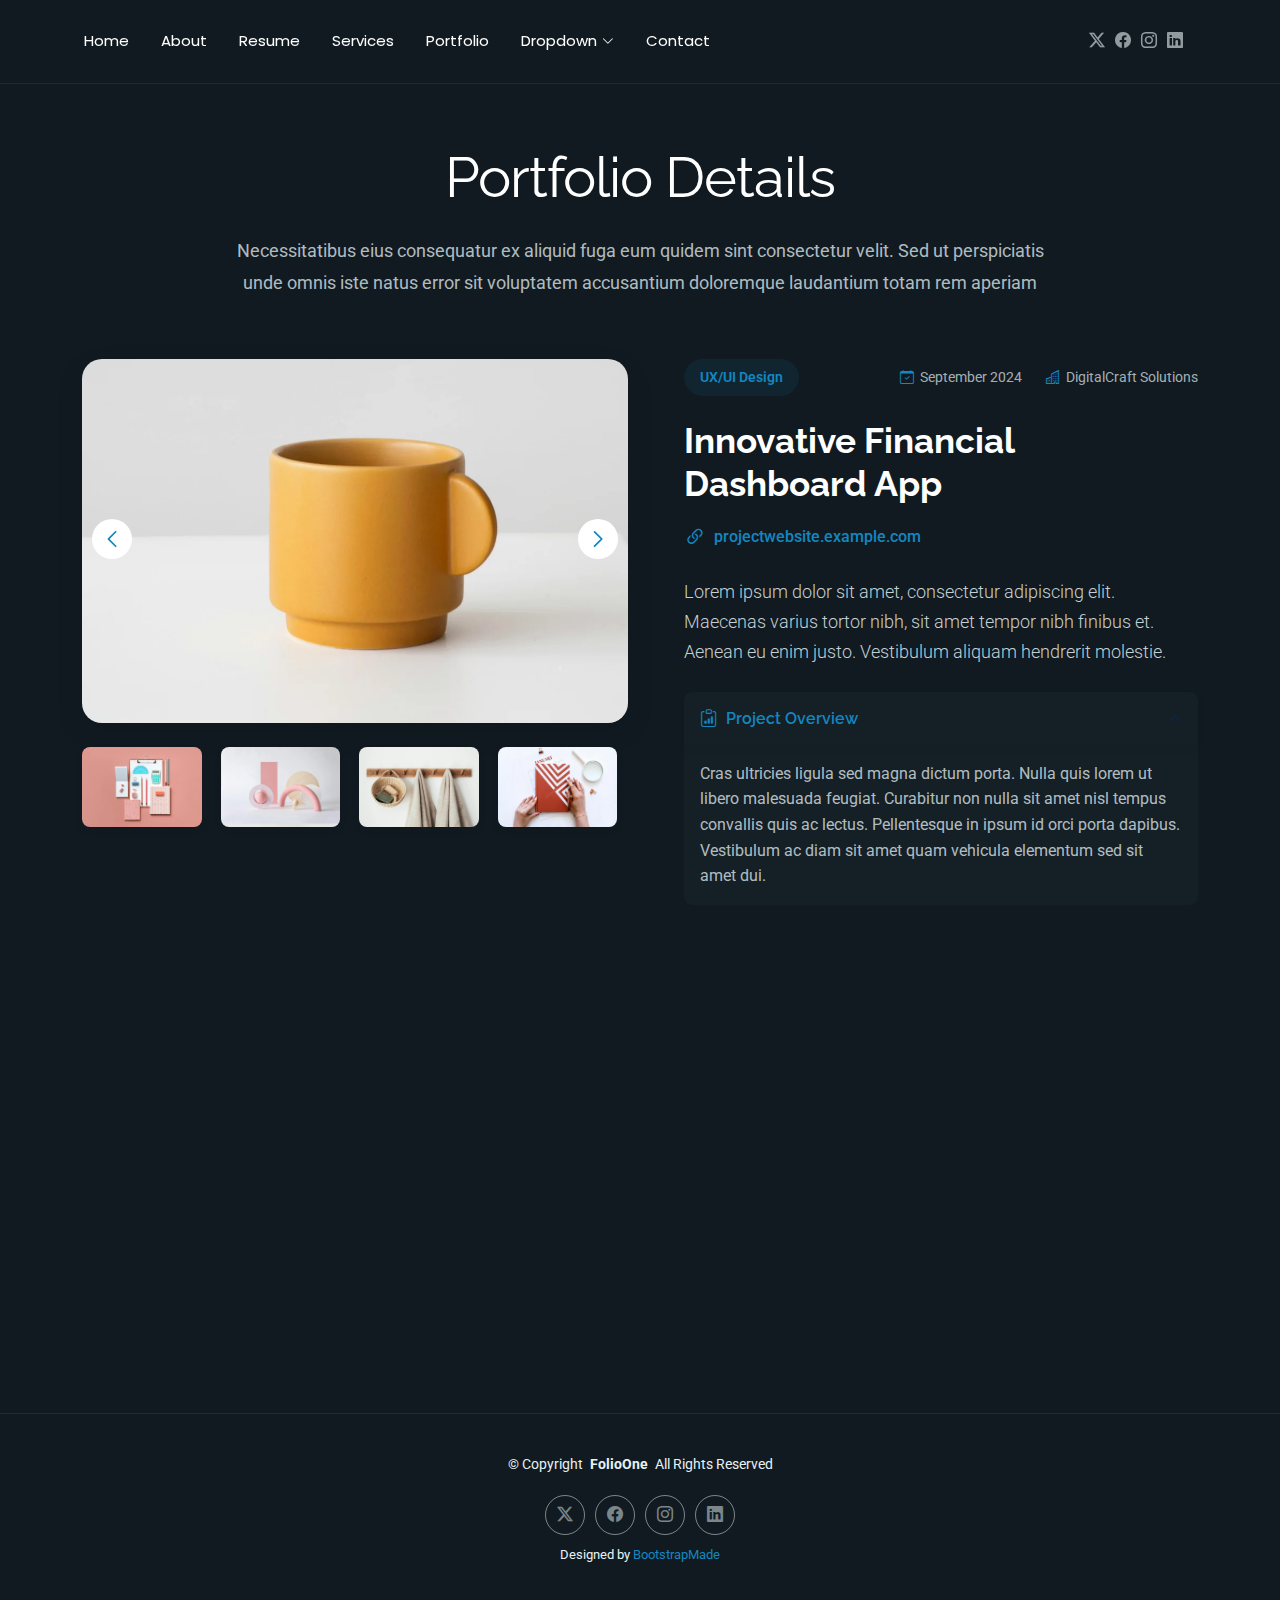
<file: portfolio-details.html>
<!DOCTYPE html>
<html lang="en">

<head>
  <meta charset="utf-8">
  <meta content="width=device-width, initial-scale=1.0" name="viewport">
  <title>Portfolio Details - FolioOne Bootstrap Template</title>
  <meta name="description" content="">
  <meta name="keywords" content="">

  <!-- Favicons -->
  <link href="assets/img/favicon.png" rel="icon">
  <link href="assets/img/apple-touch-icon.png" rel="apple-touch-icon">

  <!-- Fonts -->
  <link href="https://fonts.googleapis.com" rel="preconnect">
  <link href="https://fonts.gstatic.com" rel="preconnect" crossorigin>
  <link href="https://fonts.googleapis.com/css2?family=Roboto:ital,wght@0,100;0,300;0,400;0,500;0,700;0,900;1,100;1,300;1,400;1,500;1,700;1,900&family=Poppins:ital,wght@0,100;0,200;0,300;0,400;0,500;0,600;0,700;0,800;0,900;1,100;1,200;1,300;1,400;1,500;1,600;1,700;1,800;1,900&family=Raleway:ital,wght@0,100;0,200;0,300;0,400;0,500;0,600;0,700;0,800;0,900;1,100;1,200;1,300;1,400;1,500;1,600;1,700;1,800;1,900&display=swap" rel="stylesheet">

  <!-- Vendor CSS Files -->
  <link href="assets/vendor/bootstrap/css/bootstrap.min.css" rel="stylesheet">
  <link href="assets/vendor/bootstrap-icons/bootstrap-icons.css" rel="stylesheet">
  <link href="assets/vendor/aos/aos.css" rel="stylesheet">
  <link href="assets/vendor/swiper/swiper-bundle.min.css" rel="stylesheet">
  <link href="assets/vendor/glightbox/css/glightbox.min.css" rel="stylesheet">

  <!-- Main CSS File -->
  <link href="assets/css/main.css" rel="stylesheet">

  <!-- =======================================================
  * Template Name: FolioOne
  * Template URL: https://bootstrapmade.com/folioone-bootstrap-portfolio-website-template/
  * Updated: Aug 23 2025 with Bootstrap v5.3.7
  * Author: BootstrapMade.com
  * License: https://bootstrapmade.com/license/
  ======================================================== -->
</head>

<body class="portfolio-details-page">

  <header id="header" class="header d-flex align-items-center light-background sticky-top">
    <div class="container position-relative d-flex align-items-center justify-content-between">

      <!-- <a href="index.html" class="logo d-flex align-items-center me-auto me-xl-0">
      <img src="assets/img/logo.webp" alt="">
      <h1 class="sitename">FolioOne</h1> 
    </a> -->

      <nav id="navmenu" class="navmenu">
        <ul>
          <li><a href="index.html">Home</a></li>
          <li><a href="about.html">About</a></li>
          <li><a href="resume.html">Resume</a></li>
          <li><a href="services.html">Services</a></li>
          <li><a href="portfolio.html">Portfolio</a></li>
          <li class="dropdown"><a href="#"><span>Dropdown</span> <i class="bi bi-chevron-down toggle-dropdown"></i></a>
            <ul>
              <li><a href="#">Dropdown 1</a></li>
              <li class="dropdown"><a href="#"><span>Deep Dropdown</span> <i class="bi bi-chevron-down toggle-dropdown"></i></a>
                <ul>
                  <li><a href="#">Deep Dropdown 1</a></li>
                  <li><a href="#">Deep Dropdown 2</a></li>
                  <li><a href="#">Deep Dropdown 3</a></li>
                  <li><a href="#">Deep Dropdown 4</a></li>
                  <li><a href="#">Deep Dropdown 5</a></li>
                </ul>
              </li>
              <li><a href="#">Dropdown 2</a></li>
              <li><a href="#">Dropdown 3</a></li>
              <li><a href="#">Dropdown 4</a></li>
            </ul>
          </li>
          <li><a href="contact.html">Contact</a></li>
        </ul>
        <i class="mobile-nav-toggle d-xl-none bi bi-list"></i>
      </nav>

      <div class="header-social-links">
        <a href="#" class="twitter"><i class="bi bi-twitter-x"></i></a>
        <a href="#" class="facebook"><i class="bi bi-facebook"></i></a>
        <a href="#" class="instagram"><i class="bi bi-instagram"></i></a>
        <a href="#" class="linkedin"><i class="bi bi-linkedin"></i></a>
      </div>

    </div>
  </header>

  <main class="main">

    <!-- Portfolio Details Section -->
    <section id="portfolio-details" class="portfolio-details section">

      <!-- Section Title -->
      <div class="container section-title" data-aos="fade-up">
        <h2>Portfolio Details</h2>
        <p>Necessitatibus eius consequatur ex aliquid fuga eum quidem sint consectetur velit. Sed ut perspiciatis unde omnis iste natus error sit voluptatem accusantium doloremque laudantium totam rem aperiam</p>
      </div><!-- End Section Title -->

      <div class="container" data-aos="fade-up" data-aos-delay="100">

        <div class="row gy-4">
          <div class="col-lg-6" data-aos="fade-right">
            <div class="portfolio-details-media">
              <div class="main-image">
                <div class="portfolio-details-slider swiper init-swiper" data-aos="zoom-in">
                  <script type="application/json" class="swiper-config">
                    {
                      "loop": true,
                      "speed": 1000,
                      "autoplay": {
                        "delay": 6000
                      },
                      "effect": "creative",
                      "creativeEffect": {
                        "prev": {
                          "shadow": true,
                          "translate": [0, 0, -400]
                        },
                        "next": {
                          "translate": ["100%", 0, 0]
                        }
                      },
                      "slidesPerView": 1,
                      "navigation": {
                        "nextEl": ".swiper-button-next",
                        "prevEl": ".swiper-button-prev"
                      }
                    }
                  </script>
                  <div class="swiper-wrapper">
                    <div class="swiper-slide">
                      <img src="assets/img/portfolio/portfolio-5.webp" alt="Portfolio Image" class="img-fluid">
                    </div>
                    <div class="swiper-slide">
                      <img src="assets/img/portfolio/portfolio-7.webp" alt="Portfolio Image" class="img-fluid">
                    </div>
                    <div class="swiper-slide">
                      <img src="assets/img/portfolio/portfolio-8.webp" alt="Portfolio Image" class="img-fluid">
                    </div>
                  </div>
                  <div class="swiper-button-prev"></div>
                  <div class="swiper-button-next"></div>
                </div>
              </div>

              <div class="thumbnail-grid" data-aos="fade-up" data-aos-delay="200">
                <div class="row g-2 mt-3">
                  <div class="col-3">
                    <img src="assets/img/portfolio/portfolio-4.webp" alt="Gallery Image" class="img-fluid glightbox">
                  </div>
                  <div class="col-3">
                    <img src="assets/img/portfolio/portfolio-6.webp" alt="Gallery Image" class="img-fluid glightbox">
                  </div>
                  <div class="col-3">
                    <img src="assets/img/portfolio/portfolio-11.webp" alt="Gallery Image" class="img-fluid glightbox">
                  </div>
                  <div class="col-3">
                    <img src="assets/img/portfolio/portfolio-12.webp" alt="Gallery Image" class="img-fluid glightbox">
                  </div>
                </div>
              </div>

              <div class="tech-stack-badges" data-aos="fade-up" data-aos-delay="300">
                <span>Angular</span>
                <span>Express.js</span>
                <span>PostgreSQL</span>
                <span>GraphQL</span>
                <span>Firebase</span>
              </div>
            </div>
          </div>

          <div class="col-lg-6" data-aos="fade-left">
            <div class="portfolio-details-content">
              <div class="project-meta">
                <div class="badge-wrapper">
                  <span class="project-badge">UX/UI Design</span>
                </div>
                <div class="date-client">
                  <div class="meta-item">
                    <i class="bi bi-calendar-check"></i>
                    <span>September 2024</span>
                  </div>
                  <div class="meta-item">
                    <i class="bi bi-buildings"></i>
                    <span>DigitalCraft Solutions</span>
                  </div>
                </div>
              </div>

              <h2 class="project-title">Innovative Financial Dashboard App</h2>

              <div class="project-website">
                <i class="bi bi-link-45deg"></i>
                <a href="#" target="_blank">projectwebsite.example.com</a>
              </div>

              <div class="project-overview">
                <p class="lead">
                  Lorem ipsum dolor sit amet, consectetur adipiscing elit. Maecenas varius tortor nibh, sit amet tempor nibh finibus et. Aenean eu enim justo. Vestibulum aliquam hendrerit molestie.
                </p>

                <div class="accordion project-accordion" id="portfolio-details-projectAccordion">
                  <div class="accordion-item" data-aos="fade-up">
                    <h2 class="accordion-header">
                      <button class="accordion-button" type="button" data-bs-toggle="collapse" data-bs-target="#portfolio-details-collapse-1" aria-expanded="true" aria-controls="collapseOne">
                        <i class="bi bi-clipboard-data me-2"></i> Project Overview
                      </button>
                    </h2>
                    <div id="portfolio-details-collapse-1" class="accordion-collapse collapse show" data-bs-parent="#portfolio-details-projectAccordion">
                      <div class="accordion-body">
                        <p>Cras ultricies ligula sed magna dictum porta. Nulla quis lorem ut libero malesuada feugiat. Curabitur non nulla sit amet nisl tempus convallis quis ac lectus. Pellentesque in ipsum id orci porta dapibus. Vestibulum ac diam sit amet quam vehicula elementum sed sit amet dui.</p>
                      </div>
                    </div>
                  </div>

                  <div class="accordion-item" data-aos="fade-up" data-aos-delay="100">
                    <h2 class="accordion-header">
                      <button class="accordion-button collapsed" type="button" data-bs-toggle="collapse" data-bs-target="#portfolio-details-collapse-2" aria-expanded="false" aria-controls="collapseTwo">
                        <i class="bi bi-exclamation-diamond me-2"></i> The Challenge
                      </button>
                    </h2>
                    <div id="portfolio-details-collapse-2" class="accordion-collapse collapse" data-bs-parent="#portfolio-details-projectAccordion">
                      <div class="accordion-body">
                        <p>Mauris blandit aliquet elit, eget tincidunt nibh pulvinar a. Vivamus suscipit tortor eget felis porttitor volutpat. Curabitur aliquet quam id dui posuere blandit. Praesent sapien massa, convallis a pellentesque nec, egestas non nisi. Sed porttitor lectus nibh.</p>
                      </div>
                    </div>
                  </div>

                  <div class="accordion-item" data-aos="fade-up" data-aos-delay="200">
                    <h2 class="accordion-header">
                      <button class="accordion-button collapsed" type="button" data-bs-toggle="collapse" data-bs-target="#portfolio-details-collapse-3" aria-expanded="false" aria-controls="collapseThree">
                        <i class="bi bi-award me-2"></i> The Solution
                      </button>
                    </h2>
                    <div id="portfolio-details-collapse-3" class="accordion-collapse collapse" data-bs-parent="#portfolio-details-projectAccordion">
                      <div class="accordion-body">
                        <p>Donec sollicitudin molestie malesuada. Curabitur arcu erat, accumsan id imperdiet et, porttitor at sem. Vestibulum ante ipsum primis in faucibus orci luctus et ultrices posuere cubilia Curae; Donec velit neque, auctor sit amet aliquam vel, ullamcorper sit amet ligula.</p>
                      </div>
                    </div>
                  </div>
                </div>
              </div>

              <div class="project-features" data-aos="fade-up" data-aos-delay="300">
                <h3><i class="bi bi-stars"></i> Key Features</h3>
                <div class="row g-3">
                  <div class="col-md-6">
                    <ul class="feature-list">
                      <li><i class="bi bi-check2-circle"></i> Real-time Data Visualization</li>
                      <li><i class="bi bi-check2-circle"></i> User Role Management</li>
                      <li><i class="bi bi-check2-circle"></i> Secure Authentication</li>
                    </ul>
                  </div>
                  <div class="col-md-6">
                    <ul class="feature-list">
                      <li><i class="bi bi-check2-circle"></i> Customizable Dashboards</li>
                      <li><i class="bi bi-check2-circle"></i> Data Export Options</li>
                      <li><i class="bi bi-check2-circle"></i> Multi-device Support</li>
                    </ul>
                  </div>
                </div>
              </div>

              <div class="cta-buttons" data-aos="fade-up" data-aos-delay="400">
                <a href="#" class="btn-view-project">View Live Project</a>
                <a href="#" class="btn-next-project">Next Project <i class="bi bi-arrow-right"></i></a>
              </div>
            </div>
          </div>
        </div>

      </div>

    </section><!-- /Portfolio Details Section -->

  </main>

  <footer id="footer" class="footer">

    <div class="container">
      <div class="copyright text-center ">
        <p>© <span>Copyright</span> <strong class="px-1 sitename">FolioOne</strong> <span>All Rights Reserved<br></span></p>
      </div>
      <div class="social-links d-flex justify-content-center">
        <a href=""><i class="bi bi-twitter-x"></i></a>
        <a href=""><i class="bi bi-facebook"></i></a>
        <a href=""><i class="bi bi-instagram"></i></a>
        <a href=""><i class="bi bi-linkedin"></i></a>
      </div>
      <div class="credits">
        <!-- All the links in the footer should remain intact. -->
        <!-- You can delete the links only if you've purchased the pro version. -->
        <!-- Licensing information: https://bootstrapmade.com/license/ -->
        <!-- Purchase the pro version with working PHP/AJAX contact form: [buy-url] -->
        Designed by <a href="https://bootstrapmade.com/">BootstrapMade</a>
      </div>
    </div>

  </footer>

  <!-- Scroll Top -->
  <a href="#" id="scroll-top" class="scroll-top d-flex align-items-center justify-content-center"><i class="bi bi-arrow-up-short"></i></a>

  <!-- Preloader -->
  <div id="preloader"></div>

  <!-- Vendor JS Files -->
  <script src="assets/vendor/bootstrap/js/bootstrap.bundle.min.js"></script>
  <script src="assets/vendor/php-email-form/validate.js"></script>
  <script src="assets/vendor/aos/aos.js"></script>
  <script src="assets/vendor/typed.js/typed.umd.js"></script>
  <script src="assets/vendor/waypoints/noframework.waypoints.js"></script>
  <script src="assets/vendor/purecounter/purecounter_vanilla.js"></script>
  <script src="assets/vendor/swiper/swiper-bundle.min.js"></script>
  <script src="assets/vendor/imagesloaded/imagesloaded.pkgd.min.js"></script>
  <script src="assets/vendor/isotope-layout/isotope.pkgd.min.js"></script>
  <script src="assets/vendor/glightbox/js/glightbox.min.js"></script>

  <!-- Main JS File -->
  <script src="assets/js/main.js"></script>

</body>

</html>
</file>
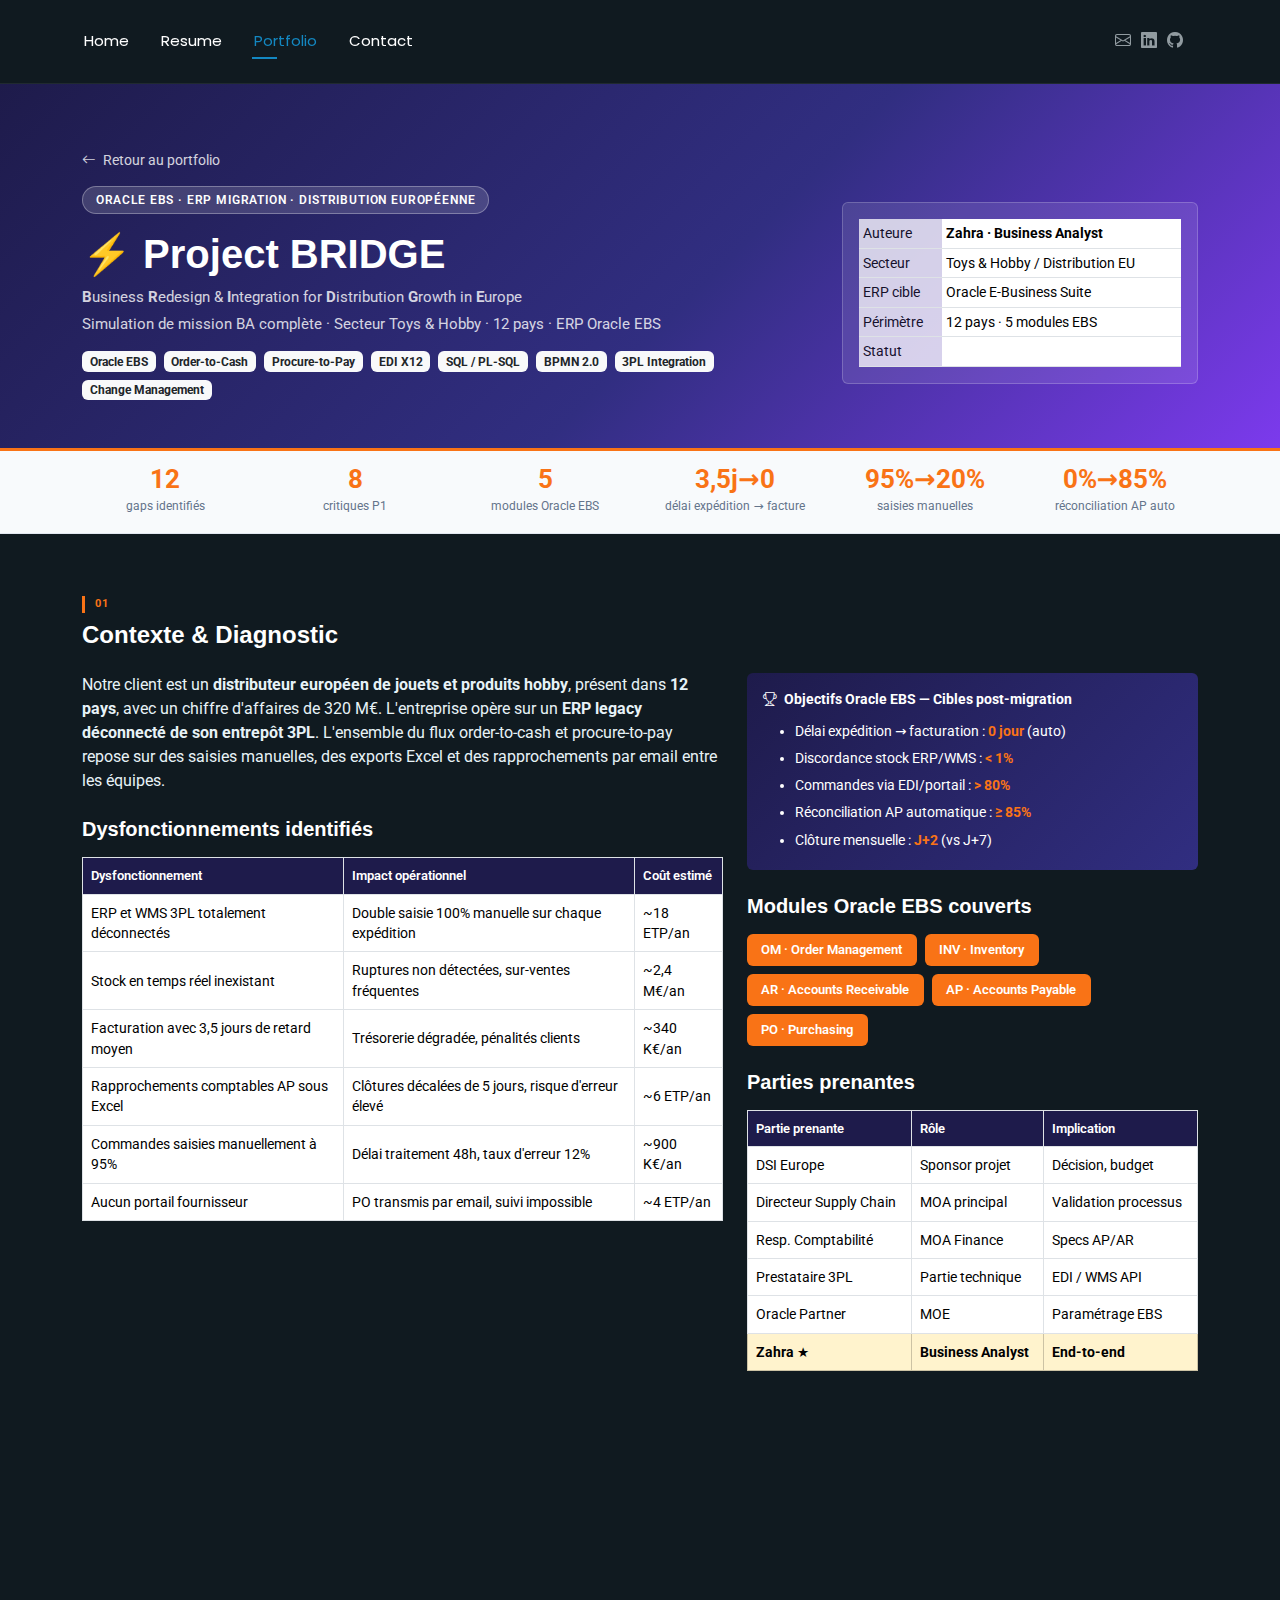
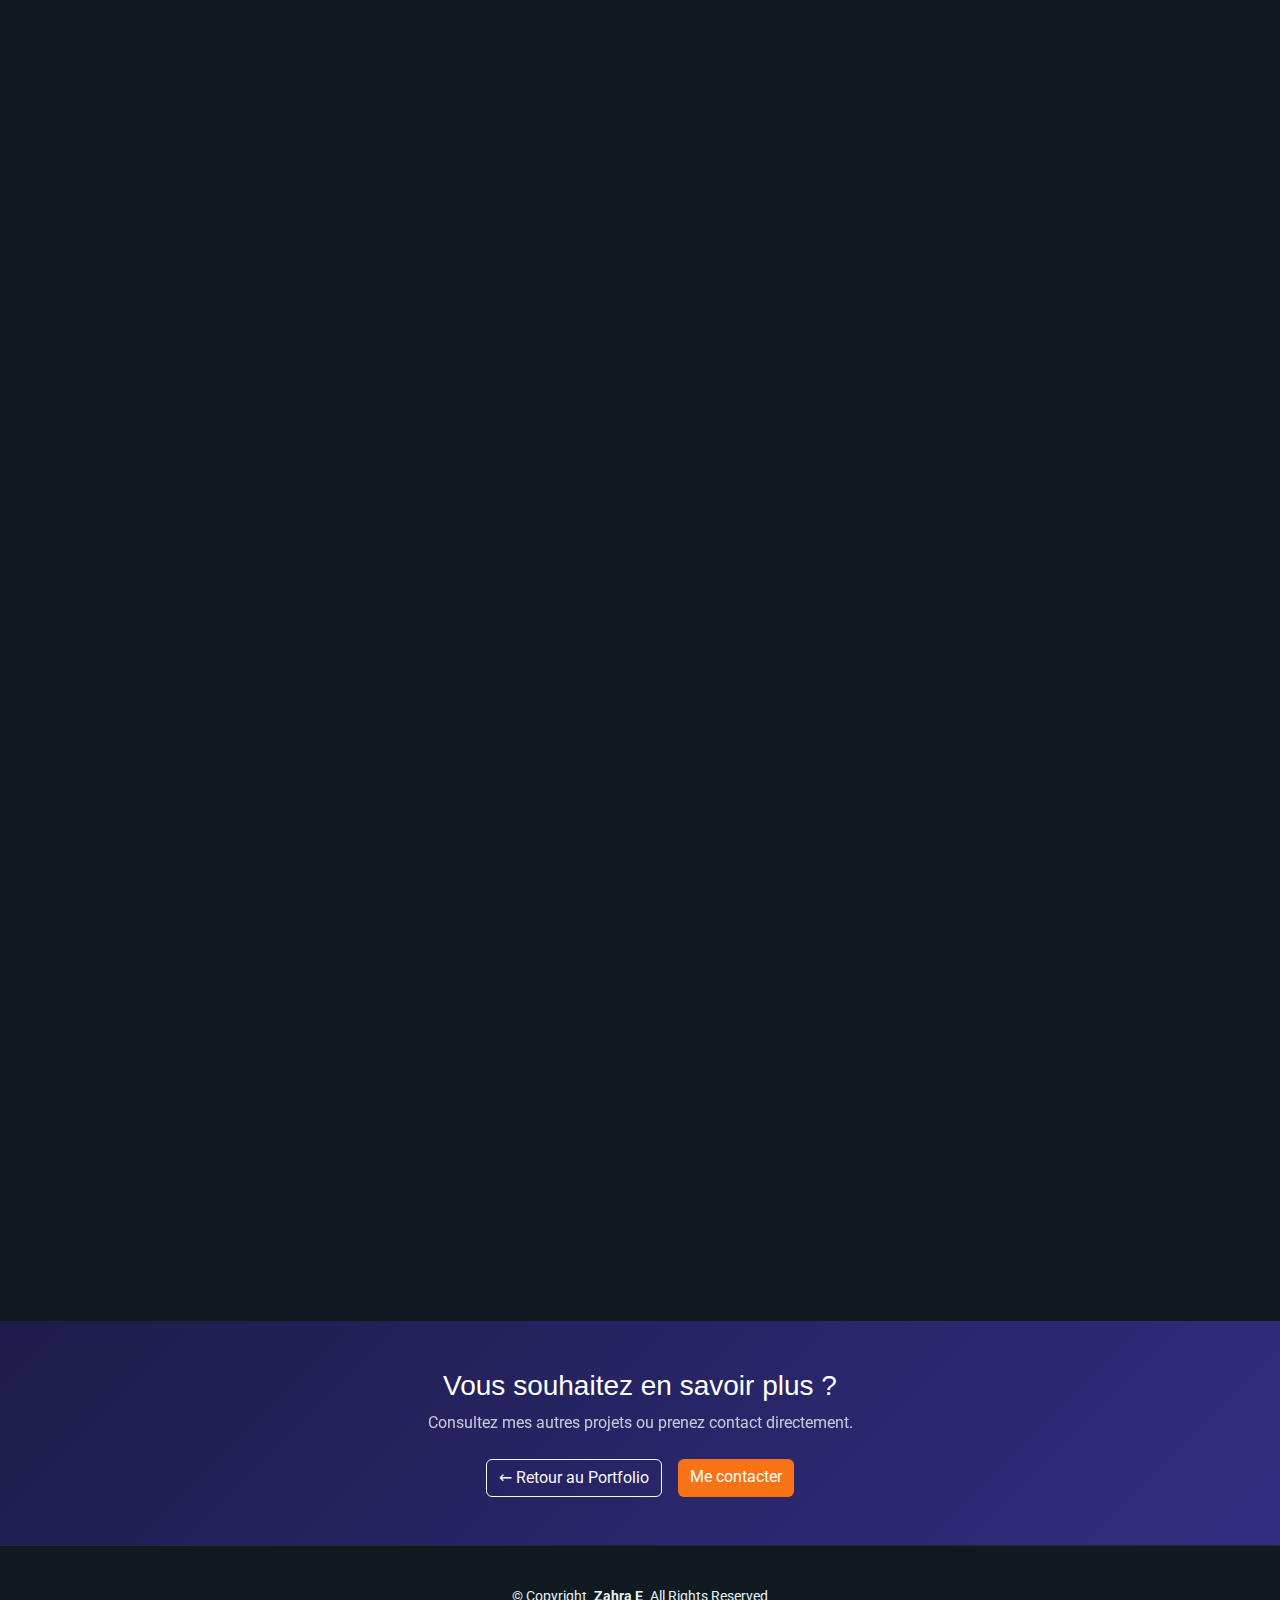
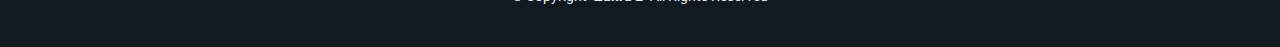
<file: project-bridge.html>
<!DOCTYPE html>
<html lang="fr">

<head>
  <meta charset="utf-8">
  <meta content="width=device-width, initial-scale=1.0" name="viewport">
  <title>Project BRIDGE — ERP Oracle EBS · Distribution Européenne | Zahra E</title>
  <meta name="description" content="Simulation complète d'une mission BA : migration ERP Oracle EBS pour un distributeur européen de jouets présent dans 12 pays. Cartographie AS-IS, Gap Analysis, Specs fonctionnelles, Design technique SQL/EDI/API, UAT et conduite du changement.">
  <meta name="keywords" content="Business Analyst, Oracle EBS, ERP, Supply Chain, Order-to-Cash, Procure-to-Pay, EDI, BPMN, Gap Analysis, UAT, Zahra">

  <link href="assets/img/favicon.png" rel="icon">
  <link href="assets/img/apple-touch-icon.png" rel="apple-touch-icon">

  <link href="https://fonts.googleapis.com" rel="preconnect">
  <link href="https://fonts.gstatic.com" rel="preconnect" crossorigin>
  <link href="https://fonts.googleapis.com/css2?family=Roboto:wght@300;400;500;700&family=Poppins:wght@300;400;500;600;700&display=swap" rel="stylesheet">

  <link href="assets/vendor/bootstrap/css/bootstrap.min.css" rel="stylesheet">
  <link href="assets/vendor/bootstrap-icons/bootstrap-icons.css" rel="stylesheet">
  <link href="assets/vendor/aos/aos.css" rel="stylesheet">
  <link href="assets/vendor/glightbox/css/glightbox.min.css" rel="stylesheet">
  <link href="assets/css/main.css" rel="stylesheet">

  <style>
    :root {
      --br-dark:   #1e1b4b;
      --br-mid:    #312e81;
      --br-accent: #f97316;
      --br-light:  #fff7ed;
    }

    /* ── Hero ── */
    .br-hero {
      background: linear-gradient(135deg, #1e1b4b 0%, #312e81 55%, #7c3aed 100%);
      color: #fff;
      padding: 4rem 0 3rem;
    }
    .br-hero .badge-chip {
      display: inline-block;
      background: rgba(255,255,255,.15);
      border: 1px solid rgba(255,255,255,.3);
      border-radius: 999px;
      font-size: .75rem;
      font-weight: 600;
      letter-spacing: .07em;
      text-transform: uppercase;
      padding: .25rem .8rem;
      margin-bottom: 1rem;
    }
    .br-hero h1 { font-size: clamp(1.6rem, 4vw, 2.5rem); font-weight: 700; }
    .br-hero .sub { opacity: .8; font-size: .95rem; }
    .br-accent-line { color: var(--br-accent); font-weight: 700; }

    /* ── KPI strip ── */
    .kpi-strip { background: #f8fafc; border-top: 3px solid var(--br-accent); border-bottom: 1px solid #e2e8f0; }
    .kpi-item strong { font-size: 1.6rem; color: var(--br-accent); display: block; line-height: 1; }
    .kpi-item span { font-size: .75rem; color: #64748b; }

    /* ── Sections ── */
    .br-section { padding: 3.5rem 0; }
    .br-section:nth-child(even) { background: #f8fafc; }
    .section-label {
      display: inline-block;
      font-size: .7rem;
      font-weight: 700;
      letter-spacing: .1em;
      text-transform: uppercase;
      color: var(--br-accent);
      border-left: 3px solid var(--br-accent);
      padding-left: .6rem;
      margin-bottom: .5rem;
    }
    .br-section h2 { font-size: 1.5rem; font-weight: 700; margin-bottom: 1.5rem; }

    /* ── Tables ── */
    .br-table th { background: var(--br-dark); color: #fff; font-size: .8rem; font-weight: 600; }
    .br-table td { font-size: .85rem; vertical-align: middle; }
    .badge-p1       { background: #dc3545; color: #fff; font-size: .7rem; padding: .2rem .5rem; border-radius: 4px; white-space: nowrap; }
    .badge-p2       { background: #fd7e14; color: #fff; font-size: .7rem; padding: .2rem .5rem; border-radius: 4px; white-space: nowrap; }
    .badge-p3       { background: #6c757d; color: #fff; font-size: .7rem; padding: .2rem .5rem; border-radius: 4px; white-space: nowrap; }
    .badge-passed   { background: #198754; color: #fff; font-size: .7rem; padding: .2rem .5rem; border-radius: 4px; white-space: nowrap; }
    .badge-fail     { background: #dc3545; color: #fff; font-size: .7rem; padding: .2rem .5rem; border-radius: 4px; white-space: nowrap; }
    .badge-todo     { background: #6c757d; color: #fff; font-size: .7rem; padding: .2rem .5rem; border-radius: 4px; white-space: nowrap; }
    .badge-progress { background: #0d6efd; color: #fff; font-size: .7rem; padding: .2rem .5rem; border-radius: 4px; white-space: nowrap; }
    .badge-otc      { background: #dbeafe; color: #1e40af; font-size: .7rem; padding: .2rem .5rem; border-radius: 4px; white-space: nowrap; }
    .badge-p2p      { background: #dcfce7; color: #166534; font-size: .7rem; padding: .2rem .5rem; border-radius: 4px; white-space: nowrap; }
    .badge-cc       { background: #fef9c3; color: #92400e; font-size: .7rem; padding: .2rem .5rem; border-radius: 4px; white-space: nowrap; }

    /* ── Deliverable cards ── */
    .deliv-card {
      border-left: 4px solid var(--br-accent);
      background: #fff;
      border-radius: 8px;
      padding: 1.25rem 1.5rem;
      margin-bottom: 1rem;
      box-shadow: 0 1px 6px rgba(0,0,0,.07);
    }
    .deliv-card .deliv-num { font-size: .7rem; font-weight: 700; color: var(--br-accent); text-transform: uppercase; letter-spacing: .08em; }
    .deliv-card .deliv-title { font-weight: 700; font-size: 1rem; margin-bottom: .25rem; }
    .deliv-card ul { font-size: .85rem; margin: 0; padding-left: 1.2rem; color: #475569; }

    /* ── Process flow steps ── */
    .flow-step { display: flex; align-items: flex-start; gap: 1rem; margin-bottom: 1rem; }
    .flow-num { min-width: 34px; height: 34px; background: var(--br-accent); color: #fff; border-radius: 50%; display: flex; align-items: center; justify-content: center; font-weight: 700; font-size: .85rem; flex-shrink: 0; }
    .flow-content h6 { font-weight: 700; font-size: .9rem; margin-bottom: .1rem; }
    .flow-content p { font-size: .82rem; color: #475569; margin: 0; }

    /* ── Stack cards ── */
    .stack-card { background: #fff; border: 1px solid #e2e8f0; border-radius: 10px; padding: 1rem; text-align: center; height: 100%; }
    .stack-card .icon { font-size: 1.8rem; margin-bottom: .5rem; }
    .stack-card h6 { font-size: .85rem; font-weight: 700; margin-bottom: .15rem; }
    .stack-card small { font-size: .75rem; color: #64748b; }

    /* ── Competence bars ── */
    .comp-bar { background: #e2e8f0; border-radius: 999px; height: 8px; }
    .comp-bar-fill { background: var(--br-accent); border-radius: 999px; height: 8px; }

    /* ── Module pills ── */
    .module-pill {
      display: inline-flex; align-items: center; gap: .4rem;
      background: var(--br-dark); color: #fff;
      border-radius: 6px; padding: .4rem .9rem;
      font-size: .8rem; font-weight: 600;
    }
    .module-pill.active { background: var(--br-accent); }

    /* ── BPMN swim-lane visual ── */
    .swimlane { border: 1px solid #e2e8f0; border-radius: 8px; overflow: hidden; font-size: .8rem; }
    .swimlane-header { background: var(--br-dark); color: #fff; padding: .4rem 1rem; font-weight: 700; font-size: .78rem; letter-spacing: .06em; text-transform: uppercase; }
    .swimlane-row { display: flex; flex-wrap: wrap; gap: .4rem; padding: .6rem 1rem; border-top: 1px solid #e2e8f0; align-items: center; }
    .swimlane-row:nth-child(even) { background: #f8fafc; }
    .swimlane-actor { min-width: 110px; font-weight: 600; color: #475569; font-size: .75rem; }
    .swimlane-steps { display: flex; flex-wrap: wrap; gap: .35rem; flex: 1; }
    .sw-step { background: #e0e7ff; color: #3730a3; border-radius: 4px; padding: .2rem .55rem; font-size: .72rem; font-weight: 500; white-space: nowrap; }
    .sw-step.pain { background: #fee2e2; color: #991b1b; }
    .sw-step.ok { background: #dcfce7; color: #166534; }
    .sw-arrow { color: #94a3b8; font-size: .7rem; align-self: center; }

    /* ── SQL block ── */
    .sql-block {
      background: #0f172a;
      color: #e2e8f0;
      border-radius: 8px;
      padding: 1.2rem 1.4rem;
      font-family: 'Courier New', monospace;
      font-size: .78rem;
      line-height: 1.7;
      overflow-x: auto;
    }
    .sql-kw { color: #7dd3fc; }
    .sql-fn { color: #fbbf24; }
    .sql-str { color: #86efac; }
    .sql-cm { color: #64748b; font-style: italic; }

    /* ── Change mgmt timeline ── */
    .cm-phase { border-left: 3px solid var(--br-accent); padding-left: 1rem; margin-bottom: 1.5rem; position: relative; }
    .cm-phase::before { content: ''; position: absolute; left: -7px; top: 4px; width: 11px; height: 11px; background: var(--br-accent); border-radius: 50%; }
    .cm-phase h6 { font-weight: 700; font-size: .9rem; margin-bottom: .25rem; }
    .cm-phase p { font-size: .82rem; color: #475569; margin: 0; }
    .cm-phase .cm-week { font-size: .72rem; color: var(--br-accent); font-weight: 700; text-transform: uppercase; }

    /* ── Back button ── */
    .back-btn { color: #fff; opacity: .8; text-decoration: none; font-size: .85rem; }
    .back-btn:hover { opacity: 1; color: #fff; }

    /* ── Incident log ── */
    .inc-severity-high { color: #dc3545; font-weight: 700; }
    .inc-severity-med  { color: #fd7e14; font-weight: 700; }
    .inc-severity-low  { color: #198754; font-weight: 700; }
  </style>
</head>

<body class="portfolio-details-page">

  <header id="header" class="header d-flex align-items-center light-background sticky-top">
    <div class="container position-relative d-flex align-items-center justify-content-between">
      <nav id="navmenu" class="navmenu">
        <ul>
          <li><a href="index.html">Home</a></li>
          <li><a href="resume.html">Resume</a></li>
          <li><a href="portfolio.html" class="active">Portfolio</a></li>
          <li><a href="contact.html">Contact</a></li>
        </ul>
        <i class="mobile-nav-toggle d-xl-none bi bi-list"></i>
      </nav>
      <div class="header-social-links">
        <a href="mailto:zahraeh.fr@gmail.com" class="email"><i class="bi bi-envelope"></i></a>
        <a href="https://www.linkedin.com/in/zahra-e-3004953a0/" target="_blank"><i class="bi bi-linkedin"></i></a>
        <a href="https://github.com/zahraeh" target="_blank"><i class="bi bi-github"></i></a>
      </div>
    </div>
  </header>

  <main class="main">

    <!-- ══ HERO ══════════════════════════════════════════════════════════ -->
    <section class="br-hero">
      <div class="container">
        <a href="portfolio.html" class="back-btn mb-3 d-inline-block"><i class="bi bi-arrow-left me-1"></i> Retour au portfolio</a>
        <div class="row align-items-center gy-4">
          <div class="col-lg-8">
            <span class="badge-chip">Oracle EBS · ERP Migration · Distribution Européenne</span>
            <h1>⚡ Project BRIDGE</h1>
            <p class="sub mb-1"><strong>B</strong>usiness <strong>R</strong>edesign &amp; <strong>I</strong>ntegration for <strong>D</strong>istribution <strong>G</strong>rowth in <strong>E</strong>urope</p>
            <p class="sub mb-3">Simulation de mission BA complète · Secteur Toys &amp; Hobby · 12 pays · ERP Oracle EBS</p>
            <div class="d-flex flex-wrap gap-2">
              <span class="badge bg-light text-dark">Oracle EBS</span>
              <span class="badge bg-light text-dark">Order-to-Cash</span>
              <span class="badge bg-light text-dark">Procure-to-Pay</span>
              <span class="badge bg-light text-dark">EDI X12</span>
              <span class="badge bg-light text-dark">SQL / PL-SQL</span>
              <span class="badge bg-light text-dark">BPMN 2.0</span>
              <span class="badge bg-light text-dark">3PL Integration</span>
              <span class="badge bg-light text-dark">Change Management</span>
            </div>
          </div>
          <div class="col-lg-4">
            <div class="bg-white bg-opacity-10 rounded p-3" style="border:1px solid rgba(255,255,255,.2)">
              <table class="table table-sm mb-0 text-white" style="font-size:.85rem;">
                <tbody>
                  <tr><td class="opacity-75">Auteure</td><td><strong>Zahra · Business Analyst</strong></td></tr>
                  <tr><td class="opacity-75">Secteur</td><td>Toys &amp; Hobby / Distribution EU</td></tr>
                  <tr><td class="opacity-75">ERP cible</td><td>Oracle E-Business Suite</td></tr>
                  <tr><td class="opacity-75">Périmètre</td><td>12 pays · 5 modules EBS</td></tr>
                  <tr><td class="opacity-75">Statut</td><td><span class="badge" style="background:rgba(255,255,255,.2)">Portfolio · Données fictives</span></td></tr>
                </tbody>
              </table>
            </div>
          </div>
        </div>
      </div>
    </section>

    <!-- ══ KPI STRIP ══════════════════════════════════════════════════════ -->
    <div class="kpi-strip py-3">
      <div class="container">
        <div class="row text-center gy-3">
          <div class="col-6 col-md-2 kpi-item"><strong>12</strong><span>gaps identifiés</span></div>
          <div class="col-6 col-md-2 kpi-item"><strong>8</strong><span>critiques P1</span></div>
          <div class="col-6 col-md-2 kpi-item"><strong>5</strong><span>modules Oracle EBS</span></div>
          <div class="col-6 col-md-2 kpi-item"><strong>3,5j→0</strong><span>délai expédition → facture</span></div>
          <div class="col-6 col-md-2 kpi-item"><strong>95%→20%</strong><span>saisies manuelles</span></div>
          <div class="col-6 col-md-2 kpi-item"><strong>0%→85%</strong><span>réconciliation AP auto</span></div>
        </div>
      </div>
    </div>

    <!-- ══ 01 CONTEXTE & PROBLÉMATIQUE ════════════════════════════════════ -->
    <section class="br-section" data-aos="fade-up">
      <div class="container">
        <span class="section-label">01</span>
        <h2>Contexte &amp; Diagnostic</h2>

        <div class="row gy-4">
          <div class="col-lg-7">
            <p>Notre client est un <strong>distributeur européen de jouets et produits hobby</strong>, présent dans <strong>12 pays</strong>, avec un chiffre d'affaires de 320 M€. L'entreprise opère sur un <strong>ERP legacy déconnecté de son entrepôt 3PL</strong>. L'ensemble du flux order-to-cash et procure-to-pay repose sur des saisies manuelles, des exports Excel et des rapprochements par email entre les équipes.</p>

            <h5 class="fw-semibold mt-4 mb-3">Dysfonctionnements identifiés</h5>
            <div class="table-responsive">
              <table class="table table-bordered br-table">
                <thead><tr><th>Dysfonctionnement</th><th>Impact opérationnel</th><th>Coût estimé</th></tr></thead>
                <tbody>
                  <tr><td>ERP et WMS 3PL totalement déconnectés</td><td>Double saisie 100% manuelle sur chaque expédition</td><td>~18 ETP/an</td></tr>
                  <tr><td>Stock en temps réel inexistant</td><td>Ruptures non détectées, sur-ventes fréquentes</td><td>~2,4 M€/an</td></tr>
                  <tr><td>Facturation avec 3,5 jours de retard moyen</td><td>Trésorerie dégradée, pénalités clients</td><td>~340 K€/an</td></tr>
                  <tr><td>Rapprochements comptables AP sous Excel</td><td>Clôtures décalées de 5 jours, risque d'erreur élevé</td><td>~6 ETP/an</td></tr>
                  <tr><td>Commandes saisies manuellement à 95%</td><td>Délai traitement 48h, taux d'erreur 12%</td><td>~900 K€/an</td></tr>
                  <tr><td>Aucun portail fournisseur</td><td>PO transmis par email, suivi impossible</td><td>~4 ETP/an</td></tr>
                </tbody>
              </table>
            </div>
          </div>

          <div class="col-lg-5">
            <div class="rounded p-3 mb-4" style="background: linear-gradient(135deg,#1e1b4b,#312e81); color:#fff; font-size:.85rem;">
              <strong><i class="bi bi-trophy me-1"></i> Objectifs Oracle EBS — Cibles post-migration</strong>
              <ul class="mt-2 mb-0" style="line-height:2;">
                <li>Délai expédition → facturation : <strong class="br-accent-line">0 jour</strong> (auto)</li>
                <li>Discordance stock ERP/WMS : <strong class="br-accent-line">&lt; 1%</strong></li>
                <li>Commandes via EDI/portail : <strong class="br-accent-line">&gt; 80%</strong></li>
                <li>Réconciliation AP automatique : <strong class="br-accent-line">≥ 85%</strong></li>
                <li>Clôture mensuelle : <strong class="br-accent-line">J+2</strong> (vs J+7)</li>
              </ul>
            </div>

            <h5 class="fw-semibold mb-3">Modules Oracle EBS couverts</h5>
            <div class="d-flex flex-wrap gap-2 mb-4">
              <span class="module-pill active">OM · Order Management</span>
              <span class="module-pill active">INV · Inventory</span>
              <span class="module-pill active">AR · Accounts Receivable</span>
              <span class="module-pill active">AP · Accounts Payable</span>
              <span class="module-pill active">PO · Purchasing</span>
            </div>

            <h5 class="fw-semibold mb-3">Parties prenantes</h5>
            <div class="table-responsive">
              <table class="table table-bordered br-table">
                <thead><tr><th>Partie prenante</th><th>Rôle</th><th>Implication</th></tr></thead>
                <tbody>
                  <tr><td>DSI Europe</td><td>Sponsor projet</td><td>Décision, budget</td></tr>
                  <tr><td>Directeur Supply Chain</td><td>MOA principal</td><td>Validation processus</td></tr>
                  <tr><td>Resp. Comptabilité</td><td>MOA Finance</td><td>Specs AP/AR</td></tr>
                  <tr><td>Prestataire 3PL</td><td>Partie technique</td><td>EDI / WMS API</td></tr>
                  <tr><td>Oracle Partner</td><td>MOE</td><td>Paramétrage EBS</td></tr>
                  <tr class="table-warning fw-bold"><td>Zahra ★</td><td>Business Analyst</td><td>End-to-end</td></tr>
                </tbody>
              </table>
            </div>
          </div>
        </div>
      </div>
    </section>

    <!-- ══ 02 CARTOGRAPHIE AS-IS ══════════════════════════════════════════ -->
    <section class="br-section" data-aos="fade-up">
      <div class="container">
        <span class="section-label">Livrable 01</span>
        <h2>Cartographie AS-IS — Order-to-Cash &amp; Procure-to-Pay</h2>

        <div class="row gy-4">
          <div class="col-12">
            <p class="text-muted" style="font-size:.9rem;">Élicitation menée via 14 ateliers (interviews acteurs clés + observation terrain). Cartographie selon standard BPMN 2.0. Les étapes en <span class="badge" style="background:#fee2e2; color:#991b1b; font-size:.75rem;">rouge</span> représentent les points de douleur identifiés.</p>
          </div>

          <div class="col-12">
            <h5 class="fw-semibold mb-3">Flux Order-to-Cash (OTC) — État actuel</h5>
            <div class="swimlane mb-4">
              <div class="swimlane-header">Processus Order-to-Cash AS-IS · Flux manuel</div>
              <div class="swimlane-row">
                <div class="swimlane-actor">Client</div>
                <div class="swimlane-steps">
                  <span class="sw-step ok">Passe commande (email / fax)</span>
                  <span class="sw-arrow">→</span>
                  <span class="sw-step ok">Réceptionne accusé</span>
                  <span class="sw-arrow">→</span>
                  <span class="sw-step ok">Attend livraison</span>
                  <span class="sw-arrow">→</span>
                  <span class="sw-step ok">Réceptionne facture</span>
                </div>
              </div>
              <div class="swimlane-row">
                <div class="swimlane-actor">ADV / Sales</div>
                <div class="swimlane-steps">
                  <span class="sw-step pain">Ressaisit commande dans ERP (+48h)</span>
                  <span class="sw-arrow">→</span>
                  <span class="sw-step pain">Vérifie stock manuellement</span>
                  <span class="sw-arrow">→</span>
                  <span class="sw-step ok">Confirme au client</span>
                  <span class="sw-arrow">→</span>
                  <span class="sw-step pain">Envoie bon de préparation par email au 3PL</span>
                </div>
              </div>
              <div class="swimlane-row">
                <div class="swimlane-actor">3PL (Entrepôt)</div>
                <div class="swimlane-steps">
                  <span class="sw-step ok">Prépare commande</span>
                  <span class="sw-arrow">→</span>
                  <span class="sw-step ok">Expédie</span>
                  <span class="sw-arrow">→</span>
                  <span class="sw-step pain">Envoie avis d'expédition par email</span>
                  <span class="sw-arrow">→</span>
                  <span class="sw-step pain">Pas de mise à jour stock temps réel</span>
                </div>
              </div>
              <div class="swimlane-row">
                <div class="swimlane-actor">Facturation / AR</div>
                <div class="swimlane-steps">
                  <span class="sw-step pain">Reçoit email 3PL, ressaisit dans ERP</span>
                  <span class="sw-arrow">→</span>
                  <span class="sw-step pain">Crée facture manuellement (+3,5j délai)</span>
                  <span class="sw-arrow">→</span>
                  <span class="sw-step ok">Envoie facture client</span>
                  <span class="sw-arrow">→</span>
                  <span class="sw-step pain">Relances manuelles (Excel)</span>
                </div>
              </div>
              <div class="swimlane-row">
                <div class="swimlane-actor">Comptabilité</div>
                <div class="swimlane-steps">
                  <span class="sw-step pain">Lettrage manuel AR (Excel)</span>
                  <span class="sw-arrow">→</span>
                  <span class="sw-step pain">Clôture décalée J+7</span>
                </div>
              </div>
            </div>

            <h5 class="fw-semibold mb-3">Flux Procure-to-Pay (P2P) — État actuel</h5>
            <div class="swimlane">
              <div class="swimlane-header">Processus Procure-to-Pay AS-IS · Flux manuel</div>
              <div class="swimlane-row">
                <div class="swimlane-actor">Acheteur</div>
                <div class="swimlane-steps">
                  <span class="sw-step pain">Identifie besoin en réapprovisionnement (Excel)</span>
                  <span class="sw-arrow">→</span>
                  <span class="sw-step pain">Crée PO manuellement dans ERP</span>
                  <span class="sw-arrow">→</span>
                  <span class="sw-step pain">Envoie PO par email fournisseur</span>
                </div>
              </div>
              <div class="swimlane-row">
                <div class="swimlane-actor">Fournisseur</div>
                <div class="swimlane-steps">
                  <span class="sw-step ok">Accuse réception par email</span>
                  <span class="sw-arrow">→</span>
                  <span class="sw-step ok">Expédie marchandise</span>
                  <span class="sw-arrow">→</span>
                  <span class="sw-step pain">Envoie facture (PDF par email)</span>
                </div>
              </div>
              <div class="swimlane-row">
                <div class="swimlane-actor">3PL (Réception)</div>
                <div class="swimlane-steps">
                  <span class="sw-step ok">Réceptionne marchandise</span>
                  <span class="sw-arrow">→</span>
                  <span class="sw-step pain">Transmet ASN par email (pas d'EDI)</span>
                  <span class="sw-arrow">→</span>
                  <span class="sw-step pain">Mise à jour stock manuelle (+24h)</span>
                </div>
              </div>
              <div class="swimlane-row">
                <div class="swimlane-actor">Comptabilité AP</div>
                <div class="swimlane-steps">
                  <span class="sw-step pain">Rapprochement 3-way (PO/GRN/Facture) sous Excel</span>
                  <span class="sw-arrow">→</span>
                  <span class="sw-step pain">Validation manuelle (risque d'erreur élevé)</span>
                  <span class="sw-arrow">→</span>
                  <span class="sw-step ok">Paiement fournisseur</span>
                </div>
              </div>
            </div>
          </div>
        </div>
      </div>
    </section>

    <!-- ══ 03 GAP ANALYSIS ════════════════════════════════════════════════ -->
    <section class="br-section" data-aos="fade-up">
      <div class="container">
        <span class="section-label">Livrable 02</span>
        <h2>Matrice des Écarts — Gap Analysis</h2>

        <p class="text-muted mb-4" style="font-size:.9rem;">12 gaps identifiés via l'analyse AS-IS/TO-BE. Chaque gap est tracé par un identifiant unique et accompagné d'une preuve SQL démontrant l'écart dans les données.</p>

        <div class="table-responsive">
          <table class="table table-bordered br-table">
            <thead>
              <tr>
                <th>ID</th>
                <th>Processus</th>
                <th>Intitulé du gap</th>
                <th>Impact AS-IS</th>
                <th>Solution TO-BE Oracle EBS</th>
                <th>Priorité</th>
                <th>Module</th>
              </tr>
            </thead>
            <tbody>
              <tr>
                <td><strong>OTC-01</strong></td>
                <td><span class="badge-otc">OTC</span></td>
                <td>Déclenchement facturation manuel post-expédition 3PL</td>
                <td>+3,5 jours délai, ~340 K€ trésorerie</td>
                <td>Auto-invoice via ASN EDI 856 → Oracle AR AutoInvoice</td>
                <td><span class="badge-p1">P1 CRITIQUE</span></td>
                <td>AR / OM</td>
              </tr>
              <tr>
                <td><strong>OTC-02</strong></td>
                <td><span class="badge-otc">OTC</span></td>
                <td>Absence d'intégration ERP/WMS — stock non synchronisé</td>
                <td>Discordance 20%, sur-ventes, ruptures non détectées</td>
                <td>API REST WMS ↔ Oracle INV (mise à jour toutes les 15 min)</td>
                <td><span class="badge-p1">P1 CRITIQUE</span></td>
                <td>INV</td>
              </tr>
              <tr>
                <td><strong>OTC-03</strong></td>
                <td><span class="badge-otc">OTC</span></td>
                <td>Commandes reçues par email/fax — pas d'EDI</td>
                <td>95% saisie manuelle, taux d'erreur 12%, délai +48h</td>
                <td>Portail commandes EDI X12 850 + mapping Oracle OM</td>
                <td><span class="badge-p1">P1 CRITIQUE</span></td>
                <td>OM</td>
              </tr>
              <tr>
                <td><strong>OTC-04</strong></td>
                <td><span class="badge-otc">OTC</span></td>
                <td>Aucune vérification de crédit automatique à la prise de commande</td>
                <td>Expéditions vers clients en dépassement de limite, impayés</td>
                <td>Oracle Credit Management — hold automatique si dépassement</td>
                <td><span class="badge-p1">P1 CRITIQUE</span></td>
                <td>AR / OM</td>
              </tr>
              <tr>
                <td><strong>OTC-05</strong></td>
                <td><span class="badge-otc">OTC</span></td>
                <td>Relances AR 100% manuelles (téléphone + email)</td>
                <td>Taux recouvrement dégradé, ~6 ETP/an sur dunning</td>
                <td>Oracle Collections — workflow relance automatisé J+30/60/90</td>
                <td><span class="badge-p2">P2 MAJEUR</span></td>
                <td>AR</td>
              </tr>
              <tr>
                <td><strong>OTC-06</strong></td>
                <td><span class="badge-otc">OTC</span></td>
                <td>Pas de visibilité client sur statut commande</td>
                <td>Volume appels SAV +40%, satisfaction client dégradée</td>
                <td>Oracle iStore / portail client avec tracking temps réel</td>
                <td><span class="badge-p2">P2 MAJEUR</span></td>
                <td>OM</td>
              </tr>
              <tr>
                <td><strong>P2P-01</strong></td>
                <td><span class="badge-p2p">P2P</span></td>
                <td>Rapprochement 3-way matching (PO/GRN/Facture) manuel sous Excel</td>
                <td>0% automatisé, 8 ETP/an, risque de fraude et d'erreur élevé</td>
                <td>Oracle AP AutoMatch — 3-way matching paramétré + tolérance</td>
                <td><span class="badge-p1">P1 CRITIQUE</span></td>
                <td>AP / PO</td>
              </tr>
              <tr>
                <td><strong>P2P-02</strong></td>
                <td><span class="badge-p2p">P2P</span></td>
                <td>PO transmis par email — pas d'EDI fournisseur</td>
                <td>Pas de traçabilité, 72h de délai confirmation, erreurs fréquentes</td>
                <td>EDI X12 850/855 + portail fournisseur Oracle iSupplier</td>
                <td><span class="badge-p1">P1 CRITIQUE</span></td>
                <td>PO</td>
              </tr>
              <tr>
                <td><strong>P2P-03</strong></td>
                <td><span class="badge-p2p">P2P</span></td>
                <td>Réapprovisionnement déclenché manuellement (analyse Excel)</td>
                <td>Ruptures fréquentes ou surstock, pas de MRP</td>
                <td>Oracle Min/Max Planning + MRP standard INV</td>
                <td><span class="badge-p1">P1 CRITIQUE</span></td>
                <td>INV / PO</td>
              </tr>
              <tr>
                <td><strong>P2P-04</strong></td>
                <td><span class="badge-p2p">P2P</span></td>
                <td>ASN 3PL transmis par email — délai mise à jour stock +24h</td>
                <td>Données inventaire décalées, DRP impossible</td>
                <td>EDI X12 856 (ASN) → Oracle INV MSCA reception auto</td>
                <td><span class="badge-p1">P1 CRITIQUE</span></td>
                <td>INV</td>
              </tr>
              <tr>
                <td><strong>CC-01</strong></td>
                <td><span class="badge-cc">COMPTA</span></td>
                <td>Clôture mensuelle à J+7 — rapprochements manuels</td>
                <td>Reporting financier décalé, direction sans visibilité temps réel</td>
                <td>Oracle GL avec AutoPost + réconciliation inter-sociétés auto</td>
                <td><span class="badge-p2">P2 MAJEUR</span></td>
                <td>AR / AP / GL</td>
              </tr>
              <tr>
                <td><strong>CC-02</strong></td>
                <td><span class="badge-cc">COMPTA</span></td>
                <td>TVA multi-pays non paramétrée — calculs manuels</td>
                <td>Risque de non-conformité fiscale sur 12 régimes TVA européens</td>
                <td>Oracle Tax Engine — matrices TVA par pays/catégorie</td>
                <td><span class="badge-p2">P2 MAJEUR</span></td>
                <td>AR / AP</td>
              </tr>
            </tbody>
          </table>
        </div>

        <!-- SQL proof section -->
        <div class="row mt-4 gy-4">
          <div class="col-lg-6">
            <h5 class="fw-semibold mb-3">Preuve SQL — Gap OTC-01 : délai facturation</h5>
            <div class="sql-block">
<span class="sql-cm">-- Mesure du délai moyen expédition → facturation (AS-IS)</span><br>
<span class="sql-kw">SELECT</span><br>
&nbsp;&nbsp;wsh.name &nbsp;&nbsp;&nbsp;&nbsp;&nbsp;&nbsp;&nbsp;&nbsp;&nbsp;&nbsp;&nbsp;&nbsp;&nbsp;&nbsp;&nbsp; <span class="sql-cm">AS shipment_number,</span><br>
&nbsp;&nbsp;wnd.actual_departure_date&nbsp;&nbsp; <span class="sql-cm">AS ship_date,</span><br>
&nbsp;&nbsp;ra.trx_date &nbsp;&nbsp;&nbsp;&nbsp;&nbsp;&nbsp;&nbsp;&nbsp;&nbsp;&nbsp;&nbsp;&nbsp;&nbsp; <span class="sql-cm">AS invoice_date,</span><br>
&nbsp;&nbsp;<span class="sql-fn">ROUND</span>(ra.trx_date - wnd.actual_departure_date, <span class="sql-str">1</span>)<br>
&nbsp;&nbsp;&nbsp;&nbsp;&nbsp;&nbsp;&nbsp;&nbsp;&nbsp;&nbsp;&nbsp;&nbsp;&nbsp;&nbsp;&nbsp;&nbsp;&nbsp;&nbsp;&nbsp;&nbsp;&nbsp;&nbsp;&nbsp;&nbsp;&nbsp;&nbsp; <span class="sql-cm">AS delay_days</span><br>
<span class="sql-kw">FROM</span> wsh_delivery_details &nbsp;wsh<br>
<span class="sql-kw">JOIN</span> wsh_new_deliveries &nbsp;&nbsp;wnd <span class="sql-kw">ON</span> wnd.delivery_id = wsh.delivery_id<br>
<span class="sql-kw">JOIN</span> oe_order_lines_all &nbsp;&nbsp;oel <span class="sql-kw">ON</span> oel.line_id = wsh.source_line_id<br>
<span class="sql-kw">JOIN</span> ra_customer_trx_all &nbsp;ra &nbsp;<span class="sql-kw">ON</span> ra.attribute1 = wnd.name<br>
<span class="sql-kw">WHERE</span> wnd.actual_departure_date <span class="sql-kw">IS NOT NULL</span><br>
&nbsp;&nbsp;<span class="sql-kw">AND</span> ra.trx_date <span class="sql-kw">IS NOT NULL</span><br>
&nbsp;&nbsp;<span class="sql-kw">AND</span> wnd.actual_departure_date &gt;= <span class="sql-fn">TRUNC</span>(<span class="sql-fn">SYSDATE</span>-<span class="sql-str">90</span>)<br>
<span class="sql-kw">ORDER BY</span> delay_days <span class="sql-kw">DESC</span>;<br><br>
<span class="sql-cm">-- Résultat agrégé : délai moyen = 3,52 jours · Max = 8 jours</span>
            </div>
          </div>
          <div class="col-lg-6">
            <h5 class="fw-semibold mb-3">Preuve SQL — Gap P2P-01 : matching AP non automatisé</h5>
            <div class="sql-block">
<span class="sql-cm">-- Identification des factures sans 3-way matching (AS-IS)</span><br>
<span class="sql-kw">SELECT</span><br>
&nbsp;&nbsp;aia.invoice_num &nbsp;&nbsp;&nbsp;&nbsp;&nbsp;&nbsp;&nbsp;&nbsp;&nbsp;&nbsp;&nbsp;<span class="sql-cm">AS invoice_number,</span><br>
&nbsp;&nbsp;aia.invoice_date &nbsp;&nbsp;&nbsp;&nbsp;&nbsp;&nbsp;&nbsp;&nbsp;&nbsp;&nbsp;<span class="sql-cm">AS invoice_date,</span><br>
&nbsp;&nbsp;aia.invoice_amount &nbsp;&nbsp;&nbsp;&nbsp;&nbsp;&nbsp;&nbsp;&nbsp;<span class="sql-cm">AS amount,</span><br>
&nbsp;&nbsp;poh.segment1 &nbsp;&nbsp;&nbsp;&nbsp;&nbsp;&nbsp;&nbsp;&nbsp;&nbsp;&nbsp;&nbsp;&nbsp;&nbsp;<span class="sql-cm">AS po_number,</span><br>
&nbsp;&nbsp;rcv.quantity_received &nbsp;&nbsp;&nbsp;&nbsp;&nbsp;<span class="sql-cm">AS received_qty,</span><br>
&nbsp;&nbsp;aila.quantity_invoiced &nbsp;&nbsp;&nbsp;&nbsp;<span class="sql-cm">AS invoiced_qty,</span><br>
&nbsp;&nbsp;<span class="sql-kw">CASE WHEN</span> aila.match_status_flag <span class="sql-kw">IS NULL</span><br>
&nbsp;&nbsp;&nbsp;&nbsp;<span class="sql-kw">THEN</span> <span class="sql-str">'UNMATCHED - Manual Review'</span><br>
&nbsp;&nbsp;&nbsp;&nbsp;<span class="sql-kw">ELSE</span> <span class="sql-str">'AUTO-MATCHED'</span> <span class="sql-kw">END AS</span> match_status<br>
<span class="sql-kw">FROM</span> ap_invoices_all &nbsp;&nbsp;&nbsp;&nbsp;&nbsp;aia<br>
<span class="sql-kw">JOIN</span> ap_invoice_lines_all alia <span class="sql-kw">ON</span> aila.invoice_id = aia.invoice_id<br>
<span class="sql-kw">LEFT JOIN</span> po_headers_all &nbsp;poh &nbsp;<span class="sql-kw">ON</span> poh.po_header_id = aila.po_header_id<br>
<span class="sql-kw">LEFT JOIN</span> rcv_transactions rcv <span class="sql-kw">ON</span> rcv.po_line_id = aila.po_line_id<br>
<span class="sql-kw">WHERE</span> aila.match_status_flag <span class="sql-kw">IS NULL</span><br>
&nbsp;&nbsp;<span class="sql-kw">AND</span> aia.invoice_date &gt;= <span class="sql-fn">ADD_MONTHS</span>(<span class="sql-fn">SYSDATE</span>, <span class="sql-str">-3</span>);<br><br>
<span class="sql-cm">-- Résultat : 100% des factures non matchées → traitement Excel</span>
            </div>
          </div>
        </div>
      </div>
    </section>

    <!-- ══ 04 SPÉCIFICATIONS FONCTIONNELLES ═══════════════════════════════ -->
    <section class="br-section" data-aos="fade-up">
      <div class="container">
        <span class="section-label">Livrable 03</span>
        <h2>Spécifications Fonctionnelles — Oracle INV &amp; AP</h2>

        <div class="row gy-4">
          <div class="col-lg-6">
            <h5 class="fw-semibold mb-3">Paramétrage Oracle INV — Inventory Management</h5>
            <div class="table-responsive">
              <table class="table table-bordered br-table">
                <thead><tr><th>Paramètre EBS</th><th>Valeur configurée</th><th>Justification</th></tr></thead>
                <tbody>
                  <tr><td>Organisation d'inventaire</td><td>1 org / entrepôt 3PL par pays</td><td>Ségrégation légale multi-pays</td></tr>
                  <tr><td>Contrôle de lot</td><td>Activé (Lot mandatory)</td><td>Traçabilité produits jouets CE</td></tr>
                  <tr><td>Unité de mesure</td><td>PCS / CARTON / PALETTE</td><td>Gestion logistique 3PL</td></tr>
                  <tr><td>Coût standard</td><td>Standard Costing activé</td><td>Reporting financier consolidé</td></tr>
                  <tr><td>Min/Max Planning</td><td>Activé par SKU</td><td>Remplacement MRP manuel Excel</td></tr>
                  <tr><td>Transactions MSCA</td><td>Réception EDI 856 auto</td><td>Suppression saisie manuelle 3PL</td></tr>
                  <tr><td>Cycle Count</td><td>ABC mensuel automatique</td><td>Fiabilisation stock (cible &lt;1%)</td></tr>
                </tbody>
              </table>
            </div>
          </div>

          <div class="col-lg-6">
            <h5 class="fw-semibold mb-3">Paramétrage Oracle AP — Accounts Payable</h5>
            <div class="table-responsive">
              <table class="table table-bordered br-table">
                <thead><tr><th>Paramètre EBS</th><th>Valeur configurée</th><th>Justification</th></tr></thead>
                <tbody>
                  <tr><td>3-Way Matching</td><td>Obligatoire PO &gt; 500€</td><td>Contrôle interne / audit</td></tr>
                  <tr><td>Tolérance matching</td><td>±2% quantité / ±50€ montant</td><td>Réduction faux positifs</td></tr>
                  <tr><td>Payment Terms</td><td>30j / 60j / 90j selon fournisseur</td><td>Synchronisation contrats achat</td></tr>
                  <tr><td>AutoApproval</td><td>Activé si 3-way OK + tolérance OK</td><td>Objectif 85% auto-approval</td></tr>
                  <tr><td>Hold Rules</td><td>Price variance &gt; 5%, Qty variance &gt; 2%</td><td>Escalade automatique achats</td></tr>
                  <tr><td>Tax Engine</td><td>Oracle Tax — 12 régimes EU</td><td>Conformité TVA multi-pays</td></tr>
                  <tr><td>Electronic Invoicing</td><td>EDI X12 810 + PDF OCR fallback</td><td>Réduction traitement manuel</td></tr>
                </tbody>
              </table>
            </div>
          </div>

          <div class="col-12">
            <h5 class="fw-semibold mb-3">Règles de Gestion ERP</h5>
            <div class="table-responsive">
              <table class="table table-bordered br-table">
                <thead><tr><th>ID</th><th>Règle de gestion</th><th>Processus</th><th>Priorité</th></tr></thead>
                <tbody>
                  <tr><td>RG-OTC-01</td><td>Toute expédition confirmée par EDI 856 déclenche automatiquement la facturation Oracle AR dans les 30 minutes</td><td>OTC</td><td><span class="badge-p1">P1 CRITIQUE</span></td></tr>
                  <tr><td>RG-OTC-02</td><td>Vérification crédit client obligatoire à la saisie de commande — hold automatique si dépassement limite</td><td>OTC</td><td><span class="badge-p1">P1 CRITIQUE</span></td></tr>
                  <tr><td>RG-OTC-03</td><td>Discordance stock ERP/WMS &gt; 1% → alerte automatique Supply Chain Manager dans les 2 heures</td><td>OTC</td><td><span class="badge-p1">P1 CRITIQUE</span></td></tr>
                  <tr><td>RG-OTC-04</td><td>Commandes EDI 850 reçues sans PO existant → rejet automatique + notification acheteur sous 15 min</td><td>OTC</td><td><span class="badge-p2">P2 MAJEUR</span></td></tr>
                  <tr><td>RG-P2P-01</td><td>Facture fournisseur dépassant ±2% quantité ou ±5% prix vs PO → hold automatique + escalade acheteur</td><td>P2P</td><td><span class="badge-p1">P1 CRITIQUE</span></td></tr>
                  <tr><td>RG-P2P-02</td><td>Niveau stock &lt; point de commande Min → création PO automatique Oracle MRP dans les 4 heures ouvrées</td><td>P2P</td><td><span class="badge-p1">P1 CRITIQUE</span></td></tr>
                  <tr><td>RG-P2P-03</td><td>PO créé automatiquement par MRP soumis à approbation manager si montant &gt; 10 000€</td><td>P2P</td><td><span class="badge-p2">P2 MAJEUR</span></td></tr>
                  <tr><td>RG-CC-01</td><td>Clôture mensuelle automatisée Oracle GL le 2ème jour ouvré suivant la fin de période</td><td>Finance</td><td><span class="badge-p2">P2 MAJEUR</span></td></tr>
                </tbody>
              </table>
            </div>
          </div>
        </div>
      </div>
    </section>

    <!-- ══ 05 DESIGN TECHNIQUE ════════════════════════════════════════════ -->
    <section class="br-section" data-aos="fade-up">
      <div class="container">
        <span class="section-label">Livrable 04</span>
        <h2>Design Technique — SQL, EDI X12 &amp; API REST</h2>

        <div class="row gy-4">
          <div class="col-12">
            <h5 class="fw-semibold mb-3">Architecture d'Intégration TO-BE</h5>
            <div class="row g-3">
              <div class="col-6 col-md-4 col-lg-2">
                <div class="stack-card">
                  <div class="icon">🏭</div>
                  <h6>Oracle EBS</h6>
                  <small>OM / INV / AR / AP / PO — ERP central</small>
                </div>
              </div>
              <div class="col-6 col-md-4 col-lg-2">
                <div class="stack-card">
                  <div class="icon">📦</div>
                  <h6>WMS 3PL</h6>
                  <small>Warehouse Management — synchronisation API REST</small>
                </div>
              </div>
              <div class="col-6 col-md-4 col-lg-2">
                <div class="stack-card">
                  <div class="icon">🔗</div>
                  <h6>EDI X12</h6>
                  <small>850/855/856/810 — fournisseurs et 3PL</small>
                </div>
              </div>
              <div class="col-6 col-md-4 col-lg-2">
                <div class="stack-card">
                  <div class="icon">🌐</div>
                  <h6>iSupplier Portal</h6>
                  <small>Oracle iSupplier — portail web fournisseurs</small>
                </div>
              </div>
              <div class="col-6 col-md-4 col-lg-2">
                <div class="stack-card">
                  <div class="icon">📊</div>
                  <h6>Oracle BI</h6>
                  <small>Reporting temps réel supply chain &amp; finance</small>
                </div>
              </div>
              <div class="col-6 col-md-4 col-lg-2">
                <div class="stack-card">
                  <div class="icon">⚙️</div>
                  <h6>Oracle SOA / MFT</h6>
                  <small>Middleware — orchestration flux EDI/API</small>
                </div>
              </div>
            </div>
          </div>

          <div class="col-lg-6">
            <h5 class="fw-semibold mb-3">Flux d'intégration TO-BE — Order-to-Cash</h5>
            <div class="flow-step">
              <div class="flow-num">1</div>
              <div class="flow-content">
                <h6>Client → EDI X12 850 (Purchase Order)</h6>
                <p>Commande client reçue via EDI, validée par Oracle SOA et chargée dans Oracle OM automatiquement</p>
              </div>
            </div>
            <div class="flow-step">
              <div class="flow-num">2</div>
              <div class="flow-content">
                <h6>Oracle OM → Credit Check automatique <small class="text-muted">&lt;30s</small></h6>
                <p>Vérification solde AR + limite crédit client — hold auto si dépassement (RG-OTC-02)</p>
              </div>
            </div>
            <div class="flow-step">
              <div class="flow-num">3</div>
              <div class="flow-content">
                <h6>Oracle INV → Vérification stock temps réel <small class="text-muted">&lt;15s</small></h6>
                <p>Réservation ATP (Available-to-Promise) avec données WMS synchronisées toutes les 15 min</p>
              </div>
            </div>
            <div class="flow-step">
              <div class="flow-num">4</div>
              <div class="flow-content">
                <h6>Oracle OM → WMS 3PL via API REST <small class="text-muted">&lt;1 min</small></h6>
                <p>Ordre de préparation transmis automatiquement — plus d'email manuel</p>
              </div>
            </div>
            <div class="flow-step">
              <div class="flow-num">5</div>
              <div class="flow-content">
                <h6>3PL → EDI X12 856 (ASN) → Oracle AR <small class="text-muted">&lt;30 min</small></h6>
                <p>Avis d'expédition déclenche automatiquement Oracle AutoInvoice — facturation immédiate</p>
              </div>
            </div>
            <div class="flow-step">
              <div class="flow-num">6</div>
              <div class="flow-content">
                <h6>Oracle AR → Lettrage automatique + BI <small class="text-muted">temps réel</small></h6>
                <p>Paiement client lettre automatiquement — dunning Oracle Collections si retard</p>
              </div>
            </div>
          </div>

          <div class="col-lg-6">
            <h5 class="fw-semibold mb-3">Design API REST — WMS ↔ Oracle INV</h5>
            <div class="table-responsive mb-4">
              <table class="table table-bordered br-table">
                <thead><tr><th>Méthode</th><th>Endpoint</th><th>Déclencheur</th><th>Oracle Target</th></tr></thead>
                <tbody>
                  <tr><td><span class="badge bg-success">POST</span></td><td>/inventory/receipt</td><td>Réception 3PL</td><td>INV MSCA Receipt</td></tr>
                  <tr><td><span class="badge bg-success">POST</span></td><td>/inventory/shipment</td><td>Expédition 3PL</td><td>INV Misc Issue + AR AutoInvoice</td></tr>
                  <tr><td><span class="badge bg-primary">GET</span></td><td>/inventory/stock/{item_id}</td><td>ATP check OM</td><td>INV On-Hand Quantity</td></tr>
                  <tr><td><span class="badge bg-warning text-dark">PUT</span></td><td>/inventory/cycle-count</td><td>Comptage physique</td><td>INV Cycle Count</td></tr>
                  <tr><td><span class="badge bg-success">POST</span></td><td>/orders/pick-release</td><td>Ordre prep Oracle</td><td>WMS Pick List</td></tr>
                  <tr><td><span class="badge bg-primary">GET</span></td><td>/orders/{order_id}/status</td><td>Portail client</td><td>OM Order Status</td></tr>
                </tbody>
              </table>
            </div>

            <h5 class="fw-semibold mb-3">Messages EDI X12 — Matrice de mapping</h5>
            <div class="table-responsive">
              <table class="table table-bordered br-table">
                <thead><tr><th>EDI X12</th><th>Description</th><th>Sens</th><th>Oracle cible</th></tr></thead>
                <tbody>
                  <tr><td><strong>850</strong></td><td>Purchase Order (commande client)</td><td>Client → ERP</td><td>Oracle OM Order Import</td></tr>
                  <tr><td><strong>855</strong></td><td>PO Acknowledgment</td><td>ERP → Client</td><td>Oracle OM Workflow</td></tr>
                  <tr><td><strong>856</strong></td><td>Ship Notice / ASN</td><td>3PL → ERP</td><td>Oracle INV + AR AutoInvoice</td></tr>
                  <tr><td><strong>810</strong></td><td>Invoice (facture fournisseur)</td><td>Fournisseur → ERP</td><td>Oracle AP Invoice Interface</td></tr>
                  <tr><td><strong>820</strong></td><td>Payment Order / Remittance</td><td>ERP → Fournisseur</td><td>Oracle AP Payment</td></tr>
                  <tr><td><strong>940</strong></td><td>Warehouse Shipping Order</td><td>ERP → 3PL</td><td>Oracle OM → WMS</td></tr>
                </tbody>
              </table>
            </div>
          </div>
        </div>
      </div>
    </section>

    <!-- ══ 06 UAT & INCIDENTS ══════════════════════════════════════════════ -->
    <section class="br-section" data-aos="fade-up">
      <div class="container">
        <span class="section-label">Livrable 05</span>
        <h2>Plan de Recette UAT &amp; Log d'Incidents L3</h2>

        <div class="row gy-4">
          <div class="col-lg-6">
            <h5 class="fw-semibold mb-3">Scénarios UAT — Couverture fonctionnelle</h5>
            <div class="table-responsive">
              <table class="table table-bordered br-table">
                <thead><tr><th>ID</th><th>Scénario</th><th>Gap couvert</th><th>Statut</th></tr></thead>
                <tbody>
                  <tr><td>UAT-OTC-01</td><td>Réception EDI 850 → création commande Oracle OM</td><td>OTC-03</td><td><span class="badge-passed">PASSÉ</span></td></tr>
                  <tr><td>UAT-OTC-02</td><td>Credit check automatique → hold sur dépassement</td><td>OTC-04</td><td><span class="badge-passed">PASSÉ</span></td></tr>
                  <tr><td>UAT-OTC-03</td><td>ASN EDI 856 → AutoInvoice AR &lt; 30 min</td><td>OTC-01</td><td><span class="badge-passed">PASSÉ</span></td></tr>
                  <tr><td>UAT-OTC-04</td><td>Synchronisation stock WMS ↔ Oracle INV toutes 15 min</td><td>OTC-02</td><td><span class="badge-fail">ÉCHEC → L3</span></td></tr>
                  <tr><td>UAT-OTC-05</td><td>Dunning Oracle Collections — relance J+30</td><td>OTC-05</td><td><span class="badge-passed">PASSÉ</span></td></tr>
                  <tr><td>UAT-OTC-06</td><td>Portail client — tracking commande temps réel</td><td>OTC-06</td><td><span class="badge-progress">EN COURS</span></td></tr>
                  <tr><td>UAT-P2P-01</td><td>3-way matching automatique AP &lt; 500€ tolérance</td><td>P2P-01</td><td><span class="badge-passed">PASSÉ</span></td></tr>
                  <tr><td>UAT-P2P-02</td><td>PO automatique MRP si stock &lt; point de commande</td><td>P2P-03</td><td><span class="badge-passed">PASSÉ</span></td></tr>
                  <tr><td>UAT-P2P-03</td><td>EDI 850 fournisseur → Oracle PO confirmation</td><td>P2P-02</td><td><span class="badge-fail">ÉCHEC → L3</span></td></tr>
                  <tr><td>UAT-P2P-04</td><td>ASN 3PL EDI 856 → réception Oracle INV auto</td><td>P2P-04</td><td><span class="badge-progress">EN COURS</span></td></tr>
                  <tr><td>UAT-CC-01</td><td>Clôture automatique Oracle GL à J+2</td><td>CC-01</td><td><span class="badge-passed">PASSÉ</span></td></tr>
                  <tr><td>UAT-CC-02</td><td>Tax Engine — calcul TVA automatique 12 pays</td><td>CC-02</td><td><span class="badge-progress">EN COURS</span></td></tr>
                </tbody>
              </table>
            </div>
          </div>

          <div class="col-lg-6">
            <h5 class="fw-semibold mb-3">Log d'Incidents L3 — Recette UAT</h5>
            <div class="table-responsive">
              <table class="table table-bordered br-table">
                <thead><tr><th>INC-ID</th><th>Description</th><th>Sévérité</th><th>Root Cause</th><th>Résolution</th></tr></thead>
                <tbody>
                  <tr>
                    <td><strong>INC-001</strong></td>
                    <td>Synchronisation INV/WMS — delta stock +3% après batch de nuit</td>
                    <td><span class="inc-severity-high">HIGH</span></td>
                    <td>Timezone mismatch UTC vs CET dans API REST — transactions à 23h non incluses</td>
                    <td>Patch middleware SOA — normalisation UTC + rejeu batch · <span class="badge-passed">RÉSOLU</span></td>
                  </tr>
                  <tr>
                    <td><strong>INC-002</strong></td>
                    <td>EDI 850 fournisseur — caractères spéciaux allemands (ü,ö,ä) rejetés</td>
                    <td><span class="inc-severity-high">HIGH</span></td>
                    <td>Encoding ISO-8859-1 côté fournisseur DE vs UTF-8 attendu Oracle</td>
                    <td>Conversion encoding dans transformateur XSLT SOA · <span class="badge-passed">RÉSOLU</span></td>
                  </tr>
                  <tr>
                    <td><strong>INC-003</strong></td>
                    <td>AutoInvoice AR — 2% des factures sans numéro de transaction</td>
                    <td><span class="inc-severity-med">MEDIUM</span></td>
                    <td>Séquence Oracle RA_CUSTOMER_TRX_S non initialisée sur 3 orgs</td>
                    <td>Script SQL initialisation sequences + re-traitement · <span class="badge-passed">RÉSOLU</span></td>
                  </tr>
                  <tr>
                    <td><strong>INC-004</strong></td>
                    <td>3-way matching — tolérance prix ignorée sur factures multi-lignes</td>
                    <td><span class="inc-severity-high">HIGH</span></td>
                    <td>Bug paramétrage Oracle AP — tolérance appliquée sur total et non ligne</td>
                    <td>SR Oracle Support ouvert · Patch 34821066 en attente · <span class="badge-progress">EN COURS</span></td>
                  </tr>
                  <tr>
                    <td><strong>INC-005</strong></td>
                    <td>Tax Engine — TVA polonaise 23% calculée à 8% sur produits jouets</td>
                    <td><span class="inc-severity-med">MEDIUM</span></td>
                    <td>Catégorie fiscale Oracle mal mappée sur famille produits PL</td>
                    <td>Correction matrice Oracle Tax + re-calcul lots affectés · <span class="badge-passed">RÉSOLU</span></td>
                  </tr>
                </tbody>
              </table>
            </div>

            <div class="mt-3 p-3 rounded" style="background:#fff7ed; border-left:4px solid var(--br-accent); font-size:.83rem;">
              <strong><i class="bi bi-bar-chart-fill me-1"></i> Bilan recette UAT :</strong>
              <div class="row mt-2 text-center">
                <div class="col-3"><strong class="d-block" style="color:#198754; font-size:1.1rem;">7</strong><small>Scénarios PASSÉS</small></div>
                <div class="col-3"><strong class="d-block" style="color:#dc3545; font-size:1.1rem;">2</strong><small>Échecs → L3</small></div>
                <div class="col-3"><strong class="d-block" style="color:#0d6efd; font-size:1.1rem;">3</strong><small>En cours</small></div>
                <div class="col-3"><strong class="d-block" style="color:var(--br-accent); font-size:1.1rem;">83%</strong><small>Taux succès</small></div>
              </div>
            </div>
          </div>
        </div>
      </div>
    </section>

    <!-- ══ 07 CHANGE MANAGEMENT ═══════════════════════════════════════════ -->
    <section class="br-section" data-aos="fade-up">
      <div class="container">
        <span class="section-label">Livrable 06</span>
        <h2>Conduite du Changement &amp; Plan de Communication</h2>

        <div class="row gy-4">
          <div class="col-lg-5">
            <h5 class="fw-semibold mb-3">Timeline de déploiement — 6 phases</h5>

            <div class="cm-phase">
              <div class="cm-week">Phase 1 · Semaines 1–4</div>
              <h6>Découverte &amp; Élicitation</h6>
              <p>14 ateliers d'élicitation · cartographie AS-IS BPMN · interviews utilisateurs clés · diagnostic des points de douleur · kick-off projet</p>
            </div>
            <div class="cm-phase">
              <div class="cm-week">Phase 2 · Semaines 5–8</div>
              <h6>Analyse des écarts &amp; conception TO-BE</h6>
              <p>12 gaps documentés · spécifications fonctionnelles Oracle EBS · design technique SQL/EDI/API · validation MOA</p>
            </div>
            <div class="cm-phase">
              <div class="cm-week">Phase 3 · Semaines 9–14</div>
              <h6>Paramétrage &amp; intégrations</h6>
              <p>Configuration Oracle INV/AP/AR/OM/PO · développement interfaces EDI X12 · API WMS · tests unitaires &amp; intégration</p>
            </div>
            <div class="cm-phase">
              <div class="cm-week">Phase 4 · Semaines 15–18</div>
              <h6>Recette UAT &amp; formation pilote</h6>
              <p>12 scénarios UAT · log incidents L3 · formation utilisateurs clés 12 pays · support go-live pilote (France + Allemagne)</p>
            </div>
            <div class="cm-phase">
              <div class="cm-week">Phase 5 · Semaines 19–24</div>
              <h6>Déploiement progressif (10 pays restants)</h6>
              <p>Rollout par vagues de 2–3 pays · hypercare 4 semaines par vague · mesure des KPIs post-déploiement</p>
            </div>
            <div class="cm-phase">
              <div class="cm-week">Phase 6 · Semaines 25–28</div>
              <h6>Stabilisation &amp; TMA</h6>
              <p>Pilotage TMA · optimisation paramétrage · tableau de bord Oracle BI · bilan de projet · REX</p>
            </div>
          </div>

          <div class="col-lg-7">
            <h5 class="fw-semibold mb-3">Plan de communication par cible</h5>
            <div class="table-responsive mb-4">
              <table class="table table-bordered br-table">
                <thead><tr><th>Cible</th><th>Message clé</th><th>Canal</th><th>Fréquence</th><th>Responsable</th></tr></thead>
                <tbody>
                  <tr><td>Comité de direction</td><td>Avancement, risques, budget, ROI</td><td>Comité mensuel</td><td>Mensuel</td><td>BA + PMO</td></tr>
                  <tr><td>Managers Supply Chain</td><td>Impact processus, planning formation</td><td>Workshop + email</td><td>Bi-mensuel</td><td>BA</td></tr>
                  <tr><td>Équipes ADV / Achat</td><td>Nouvelles procédures Oracle EBS</td><td>Training + guides</td><td>Par phase</td><td>BA + Change Manager</td></tr>
                  <tr><td>Comptabilité (12 pays)</td><td>Nouveaux flux AP/AR, dates clôture</td><td>Webinar + manuel</td><td>Avant go-live</td><td>BA + Finance</td></tr>
                  <tr><td>3PL (entrepôt)</td><td>Nouveaux flux EDI, API REST</td><td>Atelier technique</td><td>Phase 3</td><td>BA + Tech Lead</td></tr>
                  <tr><td>Fournisseurs (top 30)</td><td>Portail iSupplier, EDI X12</td><td>Email + formation</td><td>Phase 3–4</td><td>BA + Achat</td></tr>
                </tbody>
              </table>
            </div>

            <h5 class="fw-semibold mb-3">Compétences BA démontrées</h5>
            <div class="d-flex flex-column gap-2" style="font-size:.85rem;">
              <div>
                <div class="d-flex justify-content-between mb-1"><span>Élicitation &amp; cartographie de processus (BPMN)</span><span class="text-muted">Avancé</span></div>
                <div class="comp-bar"><div class="comp-bar-fill" style="width:95%"></div></div>
              </div>
              <div>
                <div class="d-flex justify-content-between mb-1"><span>Analyse des écarts fonctionnels (Gap Analysis)</span><span class="text-muted">Avancé</span></div>
                <div class="comp-bar"><div class="comp-bar-fill" style="width:92%"></div></div>
              </div>
              <div>
                <div class="d-flex justify-content-between mb-1"><span>Spécifications ERP Oracle EBS (INV, AP, AR, OM, PO)</span><span class="text-muted">Avancé</span></div>
                <div class="comp-bar"><div class="comp-bar-fill" style="width:90%"></div></div>
              </div>
              <div>
                <div class="d-flex justify-content-between mb-1"><span>SQL &amp; intégrations EDI X12 / API REST</span><span class="text-muted">Avancé</span></div>
                <div class="comp-bar"><div class="comp-bar-fill" style="width:85%"></div></div>
              </div>
              <div>
                <div class="d-flex justify-content-between mb-1"><span>Tests &amp; support L3 (UAT, incidents)</span><span class="text-muted">Avancé</span></div>
                <div class="comp-bar"><div class="comp-bar-fill" style="width:88%"></div></div>
              </div>
              <div>
                <div class="d-flex justify-content-between mb-1"><span>Conduite du changement &amp; communication multi-pays</span><span class="text-muted">Avancé</span></div>
                <div class="comp-bar"><div class="comp-bar-fill" style="width:85%"></div></div>
              </div>
              <div>
                <div class="d-flex justify-content-between mb-1"><span>Gestion de projet (jalons, risques, RACI)</span><span class="text-muted">Avancé</span></div>
                <div class="comp-bar"><div class="comp-bar-fill" style="width:90%"></div></div>
              </div>
            </div>
          </div>
        </div>
      </div>
    </section>

    <!-- ══ 08 BILAN CHIFFRÉ ═══════════════════════════════════════════════ -->
    <section class="br-section" data-aos="fade-up">
      <div class="container">
        <span class="section-label">08</span>
        <h2>Bilan Chiffré — AS-IS vs Cibles Oracle EBS</h2>

        <div class="row gy-4">
          <div class="col-lg-7">
            <div class="table-responsive">
              <table class="table table-bordered br-table">
                <thead><tr><th>Indicateur</th><th>Valeur AS-IS</th><th>Cible Oracle EBS</th><th>Écart</th></tr></thead>
                <tbody>
                  <tr>
                    <td>Délai expédition → facturation</td>
                    <td class="text-danger fw-bold">3,5 jours</td>
                    <td class="text-success fw-bold">0 jour (auto)</td>
                    <td><span class="badge bg-success">−3,5 jours</span></td>
                  </tr>
                  <tr>
                    <td>Taux discordance stock ERP/WMS</td>
                    <td class="text-danger fw-bold">~20%</td>
                    <td class="text-success fw-bold">&lt; 1%</td>
                    <td><span class="badge bg-success">−19 pts</span></td>
                  </tr>
                  <tr>
                    <td>Commandes saisies manuellement</td>
                    <td class="text-danger fw-bold">~95%</td>
                    <td class="text-success fw-bold">&lt; 20% (EDI + portail)</td>
                    <td><span class="badge bg-success">−75 pts</span></td>
                  </tr>
                  <tr>
                    <td>Rapprochement AP automatique</td>
                    <td class="text-danger fw-bold">0%</td>
                    <td class="text-success fw-bold">≥ 85%</td>
                    <td><span class="badge bg-success">+85 pts</span></td>
                  </tr>
                  <tr>
                    <td>Clôture mensuelle</td>
                    <td class="text-danger fw-bold">J+7</td>
                    <td class="text-success fw-bold">J+2</td>
                    <td><span class="badge bg-success">−5 jours</span></td>
                  </tr>
                  <tr>
                    <td>ETP mobilisés sur tâches manuelles</td>
                    <td class="text-danger fw-bold">~28 ETP/an</td>
                    <td class="text-success fw-bold">&lt; 8 ETP/an</td>
                    <td><span class="badge bg-success">−20 ETP</span></td>
                  </tr>
                  <tr>
                    <td>ROI estimé (an 1 post-déploiement)</td>
                    <td class="text-muted">—</td>
                    <td class="text-success fw-bold">~4,2 M€</td>
                    <td><span class="badge" style="background:var(--br-accent);">Économies + gains</span></td>
                  </tr>
                </tbody>
              </table>
            </div>
          </div>

          <div class="col-lg-5">
            <h5 class="fw-semibold mb-3">Les 6 livrables produits</h5>
            <div class="deliv-card">
              <div class="deliv-num">Livrable 01</div>
              <div class="deliv-title">🗺 Cartographie AS-IS — OTC &amp; P2P</div>
              <ul><li>14 ateliers d'élicitation · notation BPMN 2.0</li><li>Points de douleur identifiés et quantifiés</li></ul>
            </div>
            <div class="deliv-card">
              <div class="deliv-num">Livrable 02</div>
              <div class="deliv-title">📊 Matrice des écarts — 12 gaps, scoring, SQL proof</div>
              <ul><li>8 gaps P1 Critiques · 4 gaps P2 Majeurs</li><li>Preuves SQL de chaque écart dans les données</li></ul>
            </div>
            <div class="deliv-card">
              <div class="deliv-num">Livrable 03</div>
              <div class="deliv-title">📋 Spécifications fonctionnelles — Oracle INV &amp; AP</div>
              <ul><li>8 règles de gestion · paramétrage détaillé 5 modules EBS</li></ul>
            </div>
            <div class="deliv-card">
              <div class="deliv-num">Livrable 04</div>
              <div class="deliv-title">🔧 Design technique — SQL, EDI X12, API REST</div>
              <ul><li>6 flux EDI · 6 endpoints API · 2 requêtes SQL avancées</li></ul>
            </div>
            <div class="deliv-card">
              <div class="deliv-num">Livrable 05</div>
              <div class="deliv-title">🧪 Plan de recette UAT + Log incidents L3</div>
              <ul><li>12 scénarios UAT · 5 incidents documentés et résolus</li></ul>
            </div>
            <div class="deliv-card">
              <div class="deliv-num">Livrable 06</div>
              <div class="deliv-title">📣 Conduite du changement &amp; plan de communication</div>
              <ul><li>6 phases · 6 cibles · plan de formation 12 pays</li></ul>
            </div>
          </div>
        </div>

        <!-- Author note -->
        <div class="mt-4 p-3 rounded" style="background:#ede9fe; border-left:4px solid #7c3aed; font-size:.85rem;">
          <strong><i class="bi bi-info-circle me-1"></i> Note de l'auteure :</strong> Project BRIDGE est un livrable de portfolio simulant une mission BA end-to-end dans le secteur de la distribution de jouets en Europe. Tous les noms, données, chiffres et scénarios sont <strong>fictifs et créés à des fins de démonstration professionnelle</strong>. Ce projet démontre la maîtrise du cycle BA complet sur un périmètre ERP Oracle EBS multi-modules et multi-pays, depuis la découverte fonctionnelle jusqu'à la conduite du changement.
        </div>
      </div>
    </section>

    <!-- ══ CTA ════════════════════════════════════════════════════════════ -->
    <section class="py-5 text-center" style="background: linear-gradient(135deg, #1e1b4b, #312e81); color:#fff;">
      <div class="container">
        <h3 class="mb-2">Vous souhaitez en savoir plus ?</h3>
        <p class="opacity-75 mb-4">Consultez mes autres projets ou prenez contact directement.</p>
        <div class="d-flex gap-3 justify-content-center flex-wrap">
          <a href="portfolio.html" class="btn btn-outline-light">← Retour au Portfolio</a>
          <a href="contact.html" class="btn" style="background:var(--br-accent); color:#fff; border:none;">Me contacter</a>
        </div>
      </div>
    </section>

  </main>

  <footer id="footer" class="footer">
    <div class="container">
      <div class="copyright text-center">
        <p>© <span>Copyright</span> <strong class="px-1 sitename">Zahra E</strong> <span>All Rights Reserved</span></p>
      </div>
    </div>
  </footer>

  <a href="#" id="scroll-top" class="scroll-top d-flex align-items-center justify-content-center">
    <i class="bi bi-arrow-up-short"></i>
  </a>

  <script src="assets/vendor/bootstrap/js/bootstrap.bundle.min.js"></script>
  <script src="assets/vendor/aos/aos.js"></script>
  <script src="assets/vendor/glightbox/js/glightbox.min.js"></script>
  <script src="assets/js/main.js"></script>

</body>
</html>
</file>
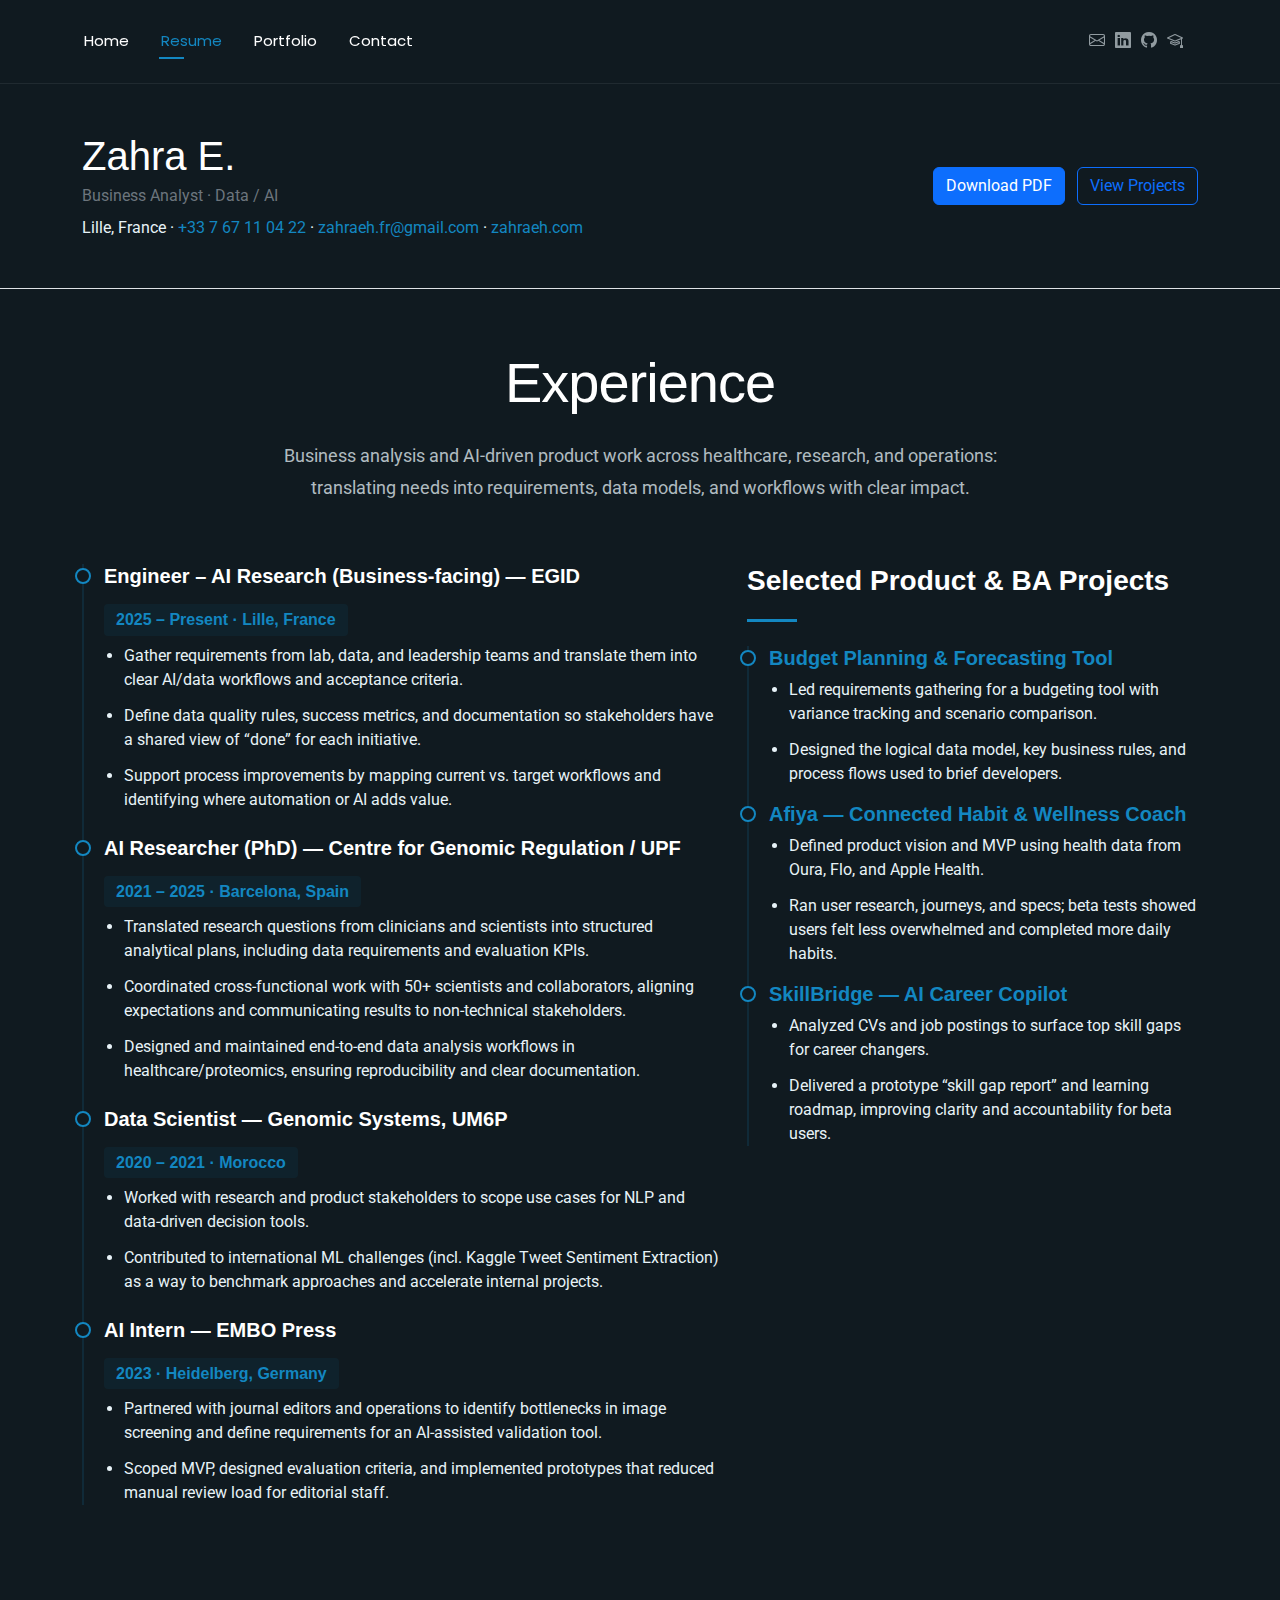
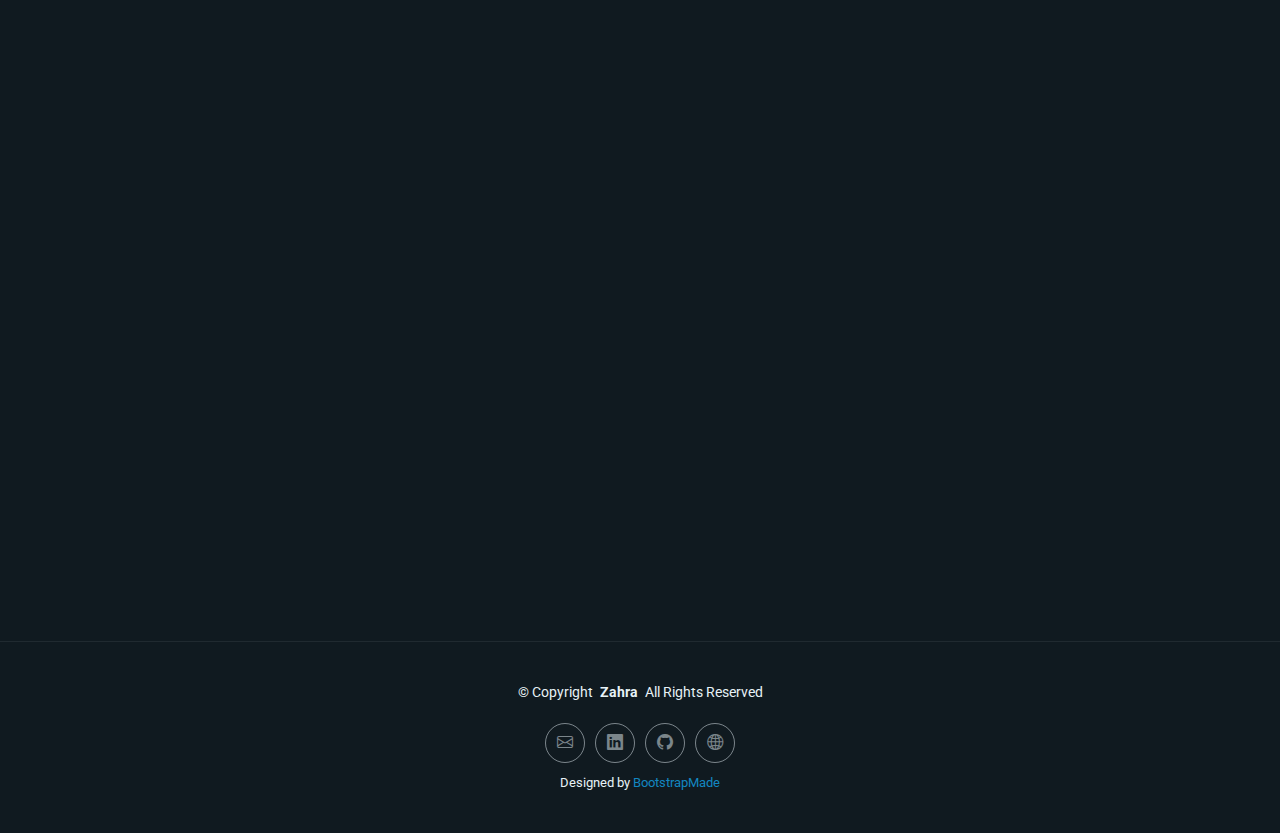
<file: resume.html>
<!DOCTYPE html>
<html lang="en">

<head>
  <meta charset="utf-8">
  <meta content="width=device-width, initial-scale=1.0" name="viewport">
  <title>Resume - Zahra E. | Business Analyst</title>
  <meta name="description" content="Resume of Zahra E. — Business analyst with AI & data background.">
  <meta name="keywords" content="Zahra E., Resume, Business Analyst, Data, AI, Product">

  <!-- Favicons -->
  <link href="assets/img/favicon.png" rel="icon">
  <link href="assets/img/apple-touch-icon.png" rel="apple-touch-icon">

  <!-- Fonts -->
  <link href="https://fonts.googleapis.com" rel="preconnect">
  <link href="https://fonts.gstatic.com" rel="preconnect" crossorigin>
  <link href="https://fonts.googleapis.com/css2?family=Roboto:wght@300;400;500;700;900&family=Poppins:wght@300;400;500;600;700;800;900&display=swap" rel="stylesheet">

  <!-- Vendor CSS Files -->
  <link href="assets/vendor/bootstrap/css/bootstrap.min.css" rel="stylesheet">
  <link href="assets/vendor/bootstrap-icons/bootstrap-icons.css" rel="stylesheet">
  <link href="assets/vendor/aos/aos.css" rel="stylesheet">
  <link href="assets/vendor/swiper/swiper-bundle.min.css" rel="stylesheet">
  <link href="assets/vendor/glightbox/css/glightbox.min.css" rel="stylesheet">

  <!-- Main CSS File -->
  <link href="assets/css/main.css" rel="stylesheet">
</head>

<body class="resume-page">

  <header id="header" class="header d-flex align-items-center light-background sticky-top">
    <div class="container position-relative d-flex align-items-center justify-content-between">

      <nav id="navmenu" class="navmenu">
        <ul>
          <li><a href="index.html">Home</a></li>
          <li><a href="resume.html" class="active">Resume</a></li>
          <li><a href="portfolio.html">Portfolio</a></li>
          <li><a href="contact.html">Contact</a></li>
        </ul>
        <i class="mobile-nav-toggle d-xl-none bi bi-list" aria-label="Open menu"></i>
      </nav>

      <div class="header-social-links">
        <a href="mailto:zahraeh.fr@gmail.com" class="email" aria-label="Email"><i class="bi bi-envelope"></i></a>
        <a href="https://www.linkedin.com/in/zahra-elhamraoui-93792937b/" target="_blank" rel="noopener" class="linkedin" aria-label="LinkedIn"><i class="bi bi-linkedin"></i></a>
        <a href="https://github.com/zahraeh" target="_blank" rel="noopener" class="github" aria-label="GitHub"><i class="bi bi-github"></i></a>
        <a href="https://scholar.google.com/citations?user=J2mVS4kAAAAJ&hl=en" target="_blank" rel="noopener" class="scholar" aria-label="Google Scholar"><i class="bi bi-mortarboard"></i></a>
      </div>

    </div>
  </header>

  <main class="main">

    <!-- Hero / Summary -->
    <section class="section py-5 border-bottom">
      <div class="container" data-aos="fade-up">
        <div class="row align-items-center g-4">
          <div class="col-lg-8">
            <h1 class="mb-1">Zahra E.</h1>
            <p class="text-secondary mb-2">Business Analyst · Data / AI</p>
            <p class="mb-0">
              Lille, France ·
              <a href="tel:+33767110422">+33 7 67 11 04 22</a> ·
              <a href="mailto:zahraeh.fr@gmail.com">zahraeh.fr@gmail.com</a> ·
              <a href="http://zahraeh.com" target="_blank" rel="noopener">zahraeh.com</a>
            </p>
          </div>
          <div class="col-lg-4 text-lg-end">
            <a class="btn btn-primary me-2" href="assets/docs/Zahra_Elhamraoui_CV.pdf" download>Download PDF</a>
            <a class="btn btn-outline-primary" href="portfolio.html">View Projects</a>
          </div>
        </div>
      </div>
    </section>

    <!-- Resume Section -->
    <section id="resume" class="resume section">

      <!-- Section Title -->
      <div class="container section-title" data-aos="fade-up">
        <h2>Experience</h2>
        <p>
          Business analysis and AI-driven product work across healthcare, research, and operations:
          translating needs into requirements, data models, and workflows with clear impact.
        </p>
      </div><!-- End Section Title -->

      <div class="container" data-aos="fade-up" data-aos-delay="100">
        <div class="row">
          <div class="col-lg-7">
            <!-- Experience -->
            <div class="resume-item" data-aos="fade-up">
              <div class="resume-content">

                <article class="experience-item mb-4">
                  <h4>Engineer – AI Research (Business-facing) — EGID</h4>
                  <h5>2025 – Present · Lille, France</h5>
                  <ul>
                    <li>Gather requirements from lab, data, and leadership teams and translate them into clear AI/data workflows and acceptance criteria.</li>
                    <li>Define data quality rules, success metrics, and documentation so stakeholders have a shared view of “done” for each initiative.</li>
                    <li>Support process improvements by mapping current vs. target workflows and identifying where automation or AI adds value.</li>
                  </ul>
                </article>

                <article class="experience-item mb-4">
                  <h4>AI Researcher (PhD) — Centre for Genomic Regulation / UPF</h4>
                  <h5>2021 – 2025 · Barcelona, Spain</h5>
                  <ul>
                    <li>Translated research questions from clinicians and scientists into structured analytical plans, including data requirements and evaluation KPIs.</li>
                    <li>Coordinated cross-functional work with 50+ scientists and collaborators, aligning expectations and communicating results to non-technical stakeholders.</li>
                    <li>Designed and maintained end-to-end data analysis workflows in healthcare/proteomics, ensuring reproducibility and clear documentation.</li>
                  </ul>
                </article>

                <article class="experience-item mb-4">
                  <h4>Data Scientist — Genomic Systems, UM6P</h4>
                  <h5>2020 – 2021 · Morocco</h5>
                  <ul>
                    <li>Worked with research and product stakeholders to scope use cases for NLP and data-driven decision tools.</li>
                    <li>Contributed to international ML challenges (incl. Kaggle Tweet Sentiment Extraction) as a way to benchmark approaches and accelerate internal projects.</li>
                  </ul>
                </article>

                <article class="experience-item mb-4">
                  <h4>AI Intern — EMBO Press</h4>
                  <h5>2023 · Heidelberg, Germany</h5>
                  <ul>
                    <li>Partnered with journal editors and operations to identify bottlenecks in image screening and define requirements for an AI-assisted validation tool.</li>
                    <li>Scoped MVP, designed evaluation criteria, and implemented prototypes that reduced manual review load for editorial staff.</li>
                  </ul>
                </article>

              </div>
            </div>
          </div>

          <div class="col-lg-5">
            <!-- Projects (concise) -->
            <div class="resume-item" data-aos="fade-up" data-aos-delay="50">
              <h3 class="resume-title">Selected Product & BA Projects</h3>
              <div class="resume-content">

                <article class="project-item mb-3">
                  <h4><a href="portfolio.html#project-budget">Budget Planning & Forecasting Tool</a></h4>
                  <ul>
                    <li>Led requirements gathering for a budgeting tool with variance tracking and scenario comparison.</li>
                    <li>Designed the logical data model, key business rules, and process flows used to brief developers.</li>
                  </ul>
                </article>

                <article class="project-item mb-3">
                  <h4><a href="portfolio.html#project-afiya">Afiya — Connected Habit & Wellness Coach</a></h4>
                  <ul>
                    <li>Defined product vision and MVP using health data from Oura, Flo, and Apple Health.</li>
                    <li>Ran user research, journeys, and specs; beta tests showed users felt less overwhelmed and completed more daily habits.</li>
                  </ul>
                </article>

                <article class="project-item">
                  <h4><a href="portfolio.html#project-skillbridge">SkillBridge — AI Career Copilot</a></h4>
                  <ul>
                    <li>Analyzed CVs and job postings to surface top skill gaps for career changers.</li>
                    <li>Delivered a prototype “skill gap report” and learning roadmap, improving clarity and accountability for beta users.</li>
                  </ul>
                </article>

              </div>
            </div>

            <!-- Certifications -->
            <div class="resume-item" data-aos="fade-up" data-aos-delay="100">
              <h3 class="resume-title">Selected Certifications</h3>
              <div class="resume-content">
                <ul class="mb-0">
                  <li>Pendo — AI for Product Management</li>
                  <li>CRG Bio Business School (Healthcare Innovation)</li>
                  <li>Data Scientist Associate — DataCamp</li>
                  <li><em>Full list on LinkedIn</em></li>
                </ul>
              </div>
            </div>

            <!-- Skills / Tools -->
            <div class="resume-item" data-aos="fade-up" data-aos-delay="150">
              <h3 class="resume-title">Skills</h3>
              <div class="resume-content">
                <p class="mb-2">
                  <strong>Business Analysis:</strong>
                  Requirements elicitation, stakeholder interviews, process mapping, documentation (FRD/PRD), backlog refinement.
                </p>
                <p class="mb-2">
                  <strong>Data & Tech:</strong>
                  Python, SQL, data analysis, dashboards/prototypes, working with APIs and structured/unstructured data.
                </p>
                <p class="mb-0">
                  <strong>Product & Delivery:</strong>
                  Discovery, MVP scoping, defining KPIs, experimentation, cross-functional collaboration (research, ops, engineering).
                </p>
              </div>
            </div>
          </div>
        </div>
      </div>

      <!-- Education & Other -->
      <div class="container mt-4" data-aos="fade-up" data-aos-delay="150">
        <div class="row g-4">
          <div class="col-lg-7">
            <div class="resume-item">
              <h3 class="resume-title">Education</h3>
              <div class="resume-content">
                <article class="education-item mb-3">
                  <h4>M.Sc. in Bioinformatics</h4>
                  <h5>2018 – 2020</h5>
                  <p class="institution">
                    <em>Graduated with Honours — Thesis on computer vision models for COVID-19 screening in clinical imaging</em>
                  </p>
                </article>
                <article class="education-item">
                  <h4>B.Sc. in Applied Mathematics & Computer Science</h4>
                  <h5>2015 – 2018</h5>
                  <p class="institution">
                    <em>Graduated with Honours — Thesis on Graph Theory with applications in algebra</em>
                  </p>
                </article>
              </div>
            </div>
          </div>

          <div class="col-lg-5">
            <div class="resume-item">
              <h3 class="resume-title">Other</h3>
              <div class="resume-content">
                <p class="mb-1"><strong>Languages:</strong> French, English, Arabic (Advanced); Spanish (Conversational)</p>
                <p class="mb-1"><strong>Scientific Author:</strong> Publications in ML & life sciences (see Google Scholar)</p>
                <p class="mb-0"><strong>Interests:</strong> Clinical innovation, AI ethics, mountain biking, science writing</p>
              </div>
            </div>
          </div>
        </div>
      </div>

    </section><!-- /Resume Section -->

  </main>

  <footer id="footer" class="footer">
    <div class="container">
      <div class="copyright text-center ">
        <p>© <span>Copyright</span> <strong class="px-1 sitename">Zahra</strong> <span>All Rights Reserved</span></p>
      </div>
      <div class="social-links d-flex justify-content-center">
        <a href="mailto:zahraeh.fr@gmail.com"><i class="bi bi-envelope"></i></a>
        <a href="https://www.linkedin.com/in/zahra-elhamraoui-93792937b/" target="_blank" rel="noopener"><i class="bi bi-linkedin"></i></a>
        <a href="https://github.com/zahraeh" target="_blank" rel="noopener"><i class="bi bi-github"></i></a>
        <a href="http://zahraeh.com" target="_blank" rel="noopener"><i class="bi bi-globe2"></i></a>
      </div>
      <div class="credits">Designed by <a href="https://bootstrapmade.com/">BootstrapMade</a></div>
    </div>
  </footer>

  <!-- Scroll Top -->
  <a href="#" id="scroll-top" class="scroll-top d-flex align-items-center justify-content-center"><i class="bi bi-arrow-up-short"></i></a>

  <!-- Preloader -->
  <div id="preloader"></div>

  <!-- Vendor JS Files -->
  <script src="assets/vendor/bootstrap/js/bootstrap.bundle.min.js"></script>
  <script src="assets/vendor/php-email-form/validate.js"></script>
  <script src="assets/vendor/aos/aos.js"></script>
  <script src="assets/vendor/typed.js/typed.umd.js"></script>
  <script src="assets/vendor/waypoints/noframework.waypoints.js"></script>
  <script src="assets/vendor/purecounter/purecounter_vanilla.js"></script>
  <script src="assets/vendor/swiper/swiper-bundle.min.js"></script>
  <script src="assets/vendor/imagesloaded/imagesloaded.pkgd.min.js"></script>
  <script src="assets/vendor/isotope-layout/isotope.pkgd.min.js"></script>
  <script src="assets/vendor/glightbox/js/glightbox.min.js"></script>

  <!-- Main JS File -->
  <script src="assets/js/main.js"></script>

</body>
</html>
</file>
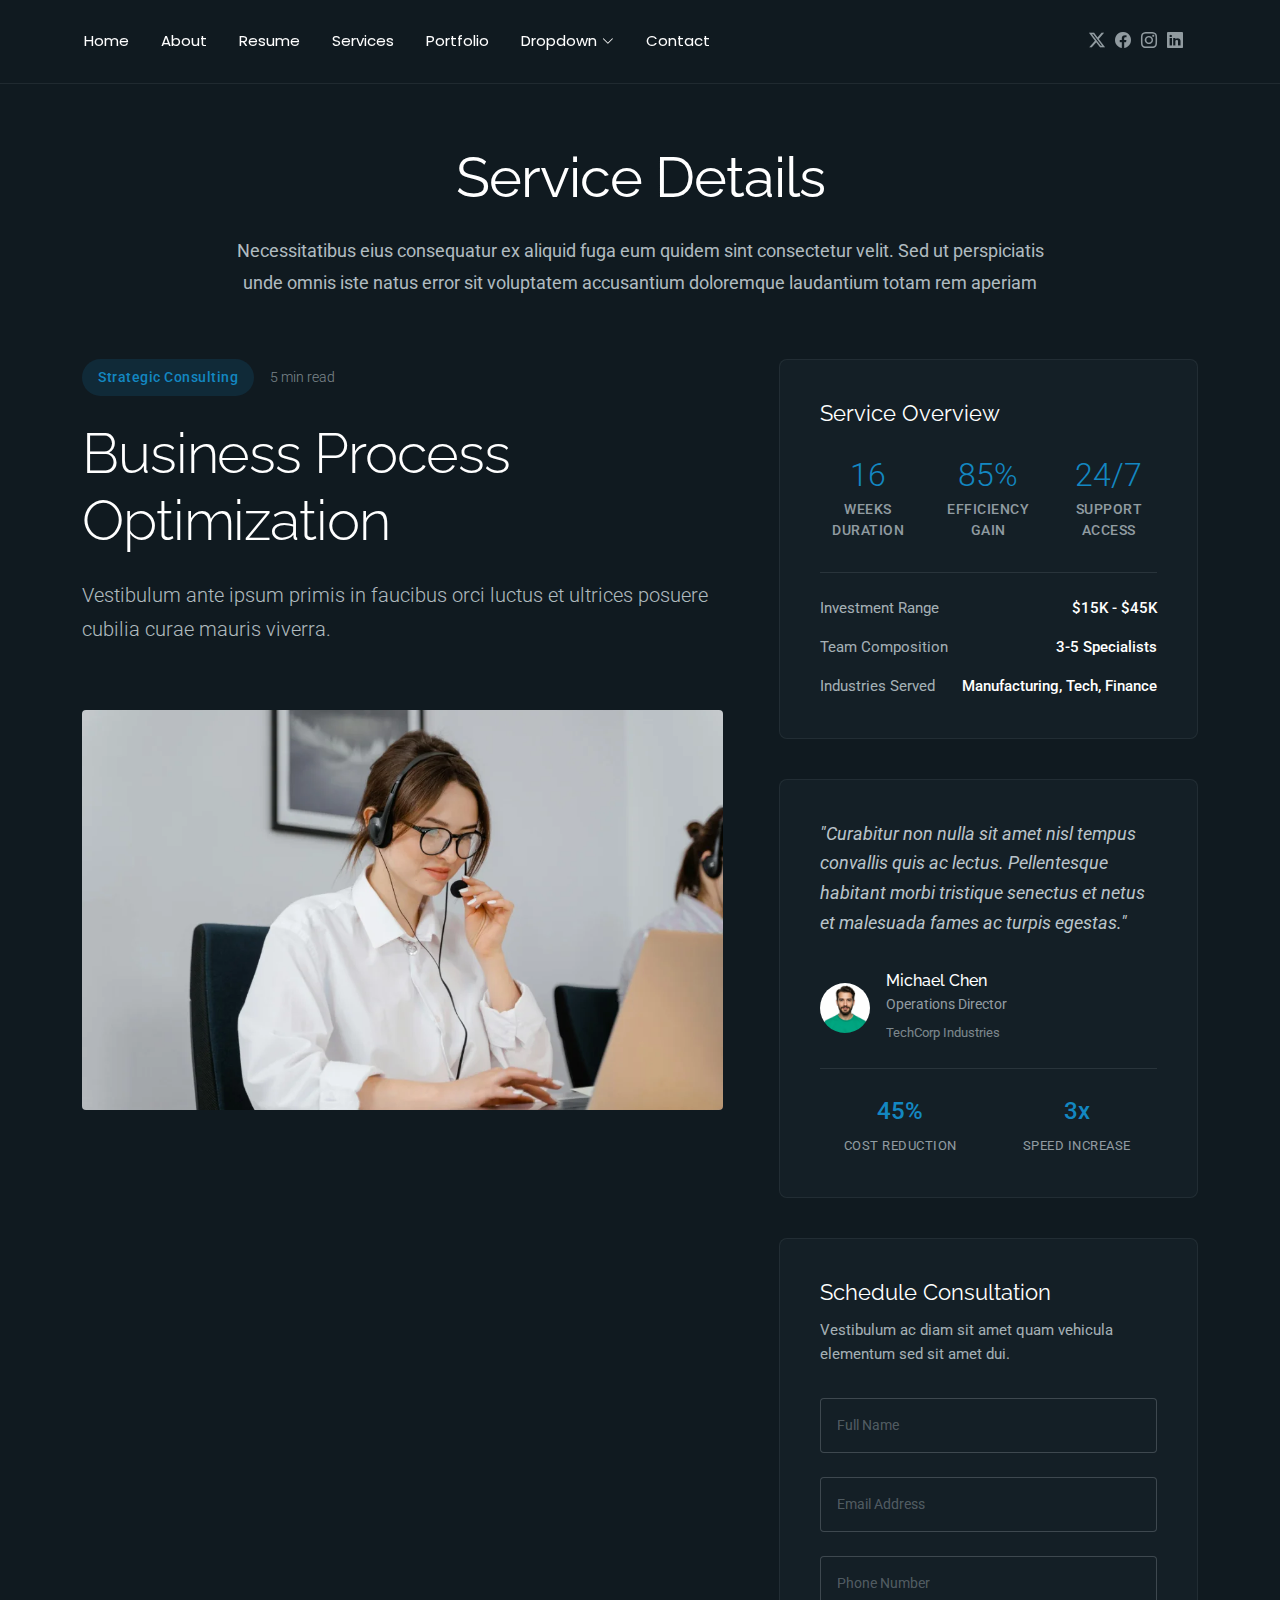
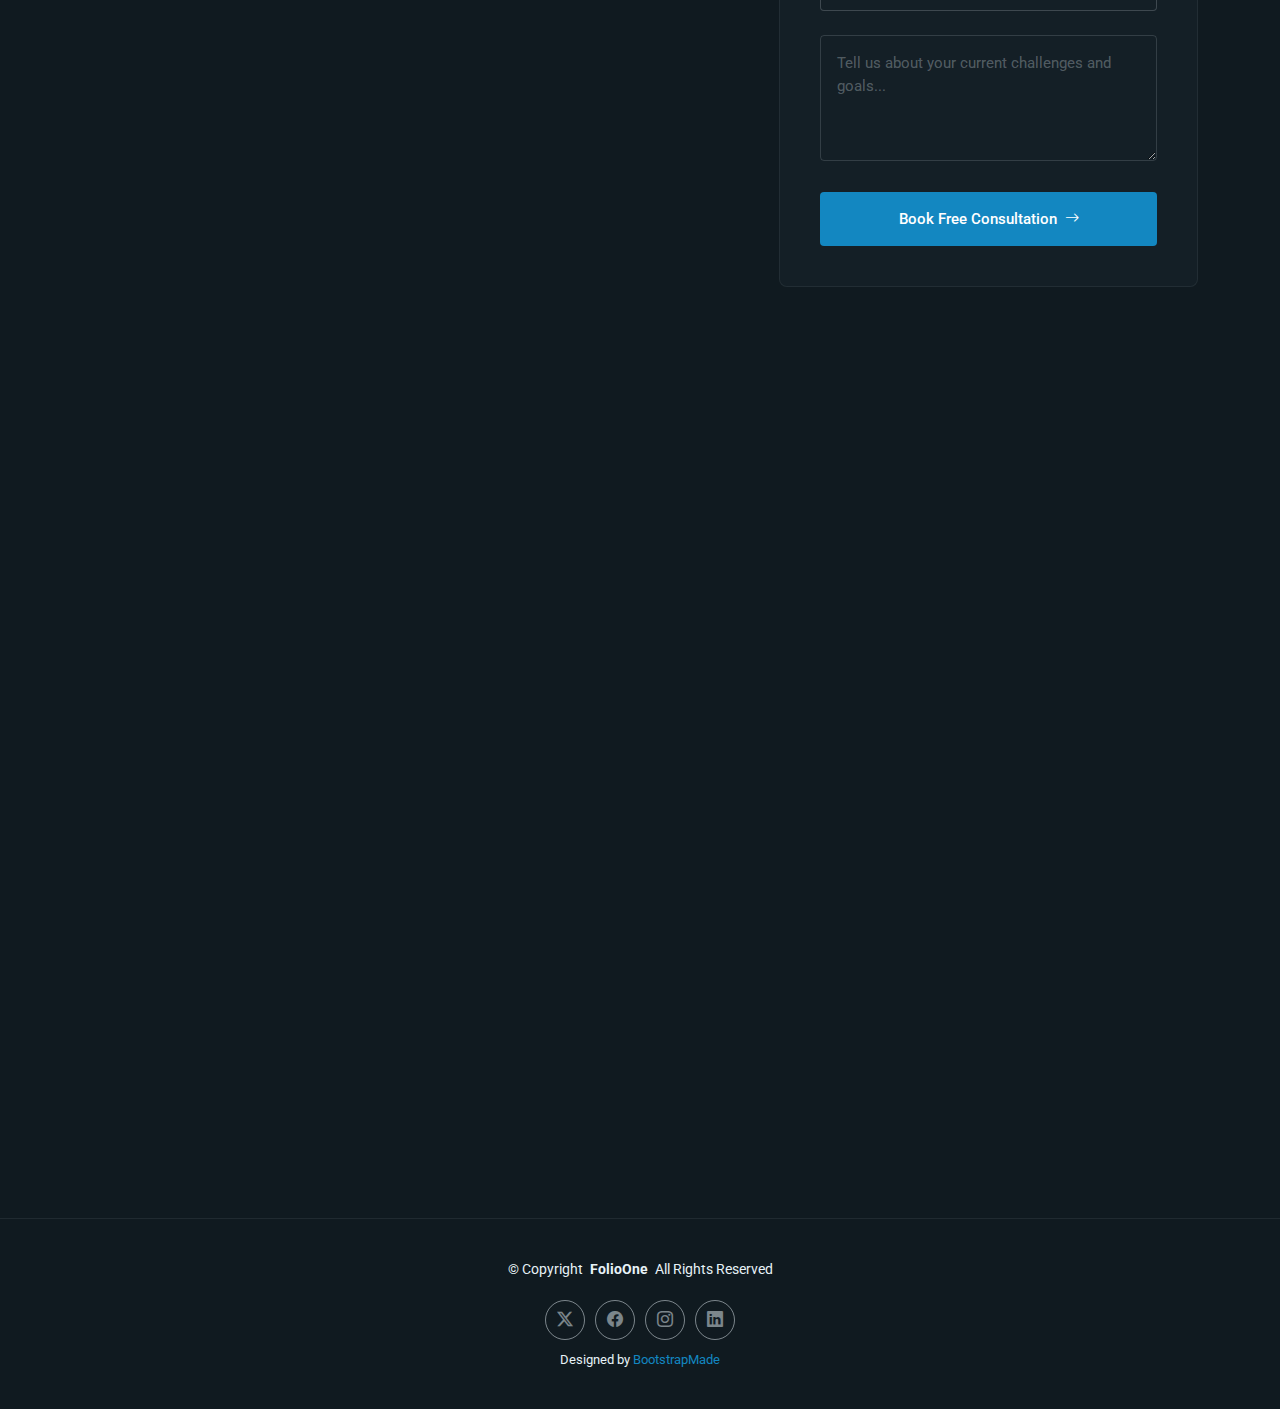
<file: service-details.html>
<!DOCTYPE html>
<html lang="en">

<head>
  <meta charset="utf-8">
  <meta content="width=device-width, initial-scale=1.0" name="viewport">
  <title>Service Details - FolioOne Bootstrap Template</title>
  <meta name="description" content="">
  <meta name="keywords" content="">

  <!-- Favicons -->
  <link href="assets/img/favicon.png" rel="icon">
  <link href="assets/img/apple-touch-icon.png" rel="apple-touch-icon">

  <!-- Fonts -->
  <link href="https://fonts.googleapis.com" rel="preconnect">
  <link href="https://fonts.gstatic.com" rel="preconnect" crossorigin>
  <link href="https://fonts.googleapis.com/css2?family=Roboto:ital,wght@0,100;0,300;0,400;0,500;0,700;0,900;1,100;1,300;1,400;1,500;1,700;1,900&family=Poppins:ital,wght@0,100;0,200;0,300;0,400;0,500;0,600;0,700;0,800;0,900;1,100;1,200;1,300;1,400;1,500;1,600;1,700;1,800;1,900&family=Raleway:ital,wght@0,100;0,200;0,300;0,400;0,500;0,600;0,700;0,800;0,900;1,100;1,200;1,300;1,400;1,500;1,600;1,700;1,800;1,900&display=swap" rel="stylesheet">

  <!-- Vendor CSS Files -->
  <link href="assets/vendor/bootstrap/css/bootstrap.min.css" rel="stylesheet">
  <link href="assets/vendor/bootstrap-icons/bootstrap-icons.css" rel="stylesheet">
  <link href="assets/vendor/aos/aos.css" rel="stylesheet">
  <link href="assets/vendor/swiper/swiper-bundle.min.css" rel="stylesheet">
  <link href="assets/vendor/glightbox/css/glightbox.min.css" rel="stylesheet">

  <!-- Main CSS File -->
  <link href="assets/css/main.css" rel="stylesheet">

  <!-- =======================================================
  * Template Name: FolioOne
  * Template URL: https://bootstrapmade.com/folioone-bootstrap-portfolio-website-template/
  * Updated: Aug 23 2025 with Bootstrap v5.3.7
  * Author: BootstrapMade.com
  * License: https://bootstrapmade.com/license/
  ======================================================== -->
</head>

<body class="service-details-page">

  <header id="header" class="header d-flex align-items-center light-background sticky-top">
    <div class="container position-relative d-flex align-items-center justify-content-between">

      <!-- <a href="index.html" class="logo d-flex align-items-center me-auto me-xl-0">
      <img src="assets/img/logo.webp" alt="">
      <h1 class="sitename">FolioOne</h1> 
    </a> -->

      <nav id="navmenu" class="navmenu">
        <ul>
          <li><a href="index.html">Home</a></li>
          <li><a href="about.html">About</a></li>
          <li><a href="resume.html">Resume</a></li>
          <li><a href="services.html">Services</a></li>
          <li><a href="portfolio.html">Portfolio</a></li>
          <li class="dropdown"><a href="#"><span>Dropdown</span> <i class="bi bi-chevron-down toggle-dropdown"></i></a>
            <ul>
              <li><a href="#">Dropdown 1</a></li>
              <li class="dropdown"><a href="#"><span>Deep Dropdown</span> <i class="bi bi-chevron-down toggle-dropdown"></i></a>
                <ul>
                  <li><a href="#">Deep Dropdown 1</a></li>
                  <li><a href="#">Deep Dropdown 2</a></li>
                  <li><a href="#">Deep Dropdown 3</a></li>
                  <li><a href="#">Deep Dropdown 4</a></li>
                  <li><a href="#">Deep Dropdown 5</a></li>
                </ul>
              </li>
              <li><a href="#">Dropdown 2</a></li>
              <li><a href="#">Dropdown 3</a></li>
              <li><a href="#">Dropdown 4</a></li>
            </ul>
          </li>
          <li><a href="contact.html">Contact</a></li>
        </ul>
        <i class="mobile-nav-toggle d-xl-none bi bi-list"></i>
      </nav>

      <div class="header-social-links">
        <a href="#" class="twitter"><i class="bi bi-twitter-x"></i></a>
        <a href="#" class="facebook"><i class="bi bi-facebook"></i></a>
        <a href="#" class="instagram"><i class="bi bi-instagram"></i></a>
        <a href="#" class="linkedin"><i class="bi bi-linkedin"></i></a>
      </div>

    </div>
  </header>

  <main class="main">

    <!-- Service Details Section -->
    <section id="service-details" class="service-details section">

      <!-- Section Title -->
      <div class="container section-title" data-aos="fade-up">
        <h2>Service Details</h2>
        <p>Necessitatibus eius consequatur ex aliquid fuga eum quidem sint consectetur velit. Sed ut perspiciatis unde omnis iste natus error sit voluptatem accusantium doloremque laudantium totam rem aperiam</p>
      </div><!-- End Section Title -->

      <div class="container" data-aos="fade-up" data-aos-delay="100">

        <div class="row">

          <!-- Main Content Area -->
          <div class="col-lg-7">

            <!-- Hero Service Introduction -->
            <div class="service-hero" data-aos="fade-up" data-aos-delay="100">
              <div class="service-meta">
                <span class="service-category">Strategic Consulting</span>
                <span class="reading-time">5 min read</span>
              </div>
              <h1>Business Process Optimization</h1>
              <p class="service-description">Vestibulum ante ipsum primis in faucibus orci luctus et ultrices posuere cubilia curae mauris viverra.</p>
            </div>

            <!-- Service Visual -->
            <div class="service-visual" data-aos="zoom-in" data-aos-delay="200">
              <img src="assets/img/services/services-7.webp" alt="Business Process Optimization" class="img-fluid">
            </div>

            <!-- Service Content -->
            <div class="service-narrative" data-aos="fade-up" data-aos-delay="300">
              <h3>Transform Your Operations</h3>
              <p>Donec rutrum congue leo eget malesuada. Vivamus magna justo, lacinia eget consectetur sed, convallis at tellus. Mauris blandit aliquet elit, eget tincidunt nibh pulvinar a. Cras ultricies ligula sed magna dictum porta.</p>

              <p>Sed porttitor lectus nibh. Vestibulum ac diam sit amet quam vehicula elementum sed sit amet dui. Pellentesque habitant morbi tristique senectus et netus et malesuada fames ac turpis egestas. Donec sollicitudin molestie malesuada.</p>

              <!-- Key Benefits Grid -->
              <div class="benefits-grid" data-aos="fade-up" data-aos-delay="400">
                <div class="benefit-card">
                  <div class="benefit-icon">
                    <i class="bi bi-lightning-charge"></i>
                  </div>
                  <h4>Efficiency Boost</h4>
                  <p>Curabitur arcu erat accumsan id imperdiet et porttitor at sem.</p>
                </div>

                <div class="benefit-card">
                  <div class="benefit-icon">
                    <i class="bi bi-shield-check"></i>
                  </div>
                  <h4>Risk Mitigation</h4>
                  <p>Pellentesque in ipsum id orci porta dapibus vestibulum ante ipsum.</p>
                </div>

                <div class="benefit-card">
                  <div class="benefit-icon">
                    <i class="bi bi-graph-up"></i>
                  </div>
                  <h4>Growth Acceleration</h4>
                  <p>Vivamus suscipit tortor eget felis porttitor volutpat mauris blandit.</p>
                </div>

                <div class="benefit-card">
                  <div class="benefit-icon">
                    <i class="bi bi-people"></i>
                  </div>
                  <h4>Team Alignment</h4>
                  <p>Donec rutrum congue leo eget malesuada vivamus magna justo lacinia.</p>
                </div>
              </div>

            </div>

            <!-- Implementation Timeline -->
            <div class="timeline-section" data-aos="fade-up" data-aos-delay="500">
              <h3>Implementation Journey</h3>
              <div class="timeline">
                <div class="timeline-item">
                  <div class="timeline-marker">
                    <span>1</span>
                  </div>
                  <div class="timeline-content">
                    <h4>Discovery &amp; Assessment</h4>
                    <p>Comprehensive analysis of current processes and identification of optimization opportunities.</p>
                    <small>Week 1-2</small>
                  </div>
                </div>

                <div class="timeline-item">
                  <div class="timeline-marker">
                    <span>2</span>
                  </div>
                  <div class="timeline-content">
                    <h4>Strategic Planning</h4>
                    <p>Development of customized optimization roadmap with clear milestones and success metrics.</p>
                    <small>Week 3-4</small>
                  </div>
                </div>

                <div class="timeline-item">
                  <div class="timeline-marker">
                    <span>3</span>
                  </div>
                  <div class="timeline-content">
                    <h4>Implementation</h4>
                    <p>Systematic rollout of process improvements with continuous monitoring and adjustment.</p>
                    <small>Week 5-12</small>
                  </div>
                </div>

                <div class="timeline-item">
                  <div class="timeline-marker">
                    <span>4</span>
                  </div>
                  <div class="timeline-content">
                    <h4>Optimization &amp; Scale</h4>
                    <p>Fine-tuning of implemented solutions and preparation for organization-wide scaling.</p>
                    <small>Week 13-16</small>
                  </div>
                </div>
              </div>
            </div>

          </div><!-- End Main Content -->

          <!-- Service Sidebar -->
          <div class="col-lg-5">
            <div class="service-sidebar" data-aos="fade-up" data-aos-delay="200">

              <!-- Service Overview Card -->
              <div class="overview-card">
                <div class="overview-header">
                  <h4>Service Overview</h4>
                </div>
                <div class="overview-stats">
                  <div class="stat-item">
                    <div class="stat-number">16</div>
                    <div class="stat-label">Weeks Duration</div>
                  </div>
                  <div class="stat-item">
                    <div class="stat-number">85%</div>
                    <div class="stat-label">Efficiency Gain</div>
                  </div>
                  <div class="stat-item">
                    <div class="stat-number">24/7</div>
                    <div class="stat-label">Support Access</div>
                  </div>
                </div>

                <div class="overview-details">
                  <div class="detail-row">
                    <span class="detail-label">Investment Range</span>
                    <span class="detail-value">$15K - $45K</span>
                  </div>
                  <div class="detail-row">
                    <span class="detail-label">Team Composition</span>
                    <span class="detail-value">3-5 Specialists</span>
                  </div>
                  <div class="detail-row">
                    <span class="detail-label">Industries Served</span>
                    <span class="detail-value">Manufacturing, Tech, Finance</span>
                  </div>
                </div>
              </div>

              <!-- Client Success Story -->
              <div class="success-story">
                <div class="story-quote">
                  <p>"Curabitur non nulla sit amet nisl tempus convallis quis ac lectus. Pellentesque habitant morbi tristique senectus et netus et malesuada fames ac turpis egestas."</p>
                </div>
                <div class="story-author">
                  <img src="assets/img/person/person-m-8.webp" alt="Michael Chen" class="author-avatar">
                  <div class="author-details">
                    <h5>Michael Chen</h5>
                    <span>Operations Director</span>
                    <small>TechCorp Industries</small>
                  </div>
                </div>
                <div class="story-metrics">
                  <div class="metric">
                    <span class="metric-value">45%</span>
                    <span class="metric-label">Cost Reduction</span>
                  </div>
                  <div class="metric">
                    <span class="metric-value">3x</span>
                    <span class="metric-label">Speed Increase</span>
                  </div>
                </div>
              </div>

              <!-- Consultation Form -->
              <div class="consultation-form">
                <div class="form-header">
                  <h4>Schedule Consultation</h4>
                  <p>Vestibulum ac diam sit amet quam vehicula elementum sed sit amet dui.</p>
                </div>

                <form action="forms/consultation.php" method="post" class="php-email-form">
                  <div class="form-group">
                    <input type="text" name="name" class="form-input" placeholder="Full Name" required="">
                  </div>

                  <div class="form-group">
                    <input type="email" name="email" class="form-input" placeholder="Email Address" required="">
                  </div>

                  <div class="form-group">
                    <input type="tel" name="phone" class="form-input" placeholder="Phone Number">
                  </div>

                  <input type="hidden" name="subject" value="Business Process Optimization Consultation">

                  <div class="form-group">
                    <textarea name="message" class="form-input" rows="4" placeholder="Tell us about your current challenges and goals..." required=""></textarea>
                  </div>

                  <div class="loading">Loading</div>
                  <div class="error-message"></div>
                  <div class="sent-message">Your consultation request has been sent. Thank you!</div>

                  <button type="submit" class="btn-consultation">
                    <span>Book Free Consultation</span>
                    <i class="bi bi-arrow-right"></i>
                  </button>
                </form>
              </div>

            </div>
          </div><!-- End Sidebar -->

        </div>

      </div>

    </section><!-- /Service Details Section -->

  </main>

  <footer id="footer" class="footer">

    <div class="container">
      <div class="copyright text-center ">
        <p>© <span>Copyright</span> <strong class="px-1 sitename">FolioOne</strong> <span>All Rights Reserved<br></span></p>
      </div>
      <div class="social-links d-flex justify-content-center">
        <a href=""><i class="bi bi-twitter-x"></i></a>
        <a href=""><i class="bi bi-facebook"></i></a>
        <a href=""><i class="bi bi-instagram"></i></a>
        <a href=""><i class="bi bi-linkedin"></i></a>
      </div>
      <div class="credits">
        <!-- All the links in the footer should remain intact. -->
        <!-- You can delete the links only if you've purchased the pro version. -->
        <!-- Licensing information: https://bootstrapmade.com/license/ -->
        <!-- Purchase the pro version with working PHP/AJAX contact form: [buy-url] -->
        Designed by <a href="https://bootstrapmade.com/">BootstrapMade</a>
      </div>
    </div>

  </footer>

  <!-- Scroll Top -->
  <a href="#" id="scroll-top" class="scroll-top d-flex align-items-center justify-content-center"><i class="bi bi-arrow-up-short"></i></a>

  <!-- Preloader -->
  <div id="preloader"></div>

  <!-- Vendor JS Files -->
  <script src="assets/vendor/bootstrap/js/bootstrap.bundle.min.js"></script>
  <script src="assets/vendor/php-email-form/validate.js"></script>
  <script src="assets/vendor/aos/aos.js"></script>
  <script src="assets/vendor/typed.js/typed.umd.js"></script>
  <script src="assets/vendor/waypoints/noframework.waypoints.js"></script>
  <script src="assets/vendor/purecounter/purecounter_vanilla.js"></script>
  <script src="assets/vendor/swiper/swiper-bundle.min.js"></script>
  <script src="assets/vendor/imagesloaded/imagesloaded.pkgd.min.js"></script>
  <script src="assets/vendor/isotope-layout/isotope.pkgd.min.js"></script>
  <script src="assets/vendor/glightbox/js/glightbox.min.js"></script>

  <!-- Main JS File -->
  <script src="assets/js/main.js"></script>

</body>

</html>
</file>
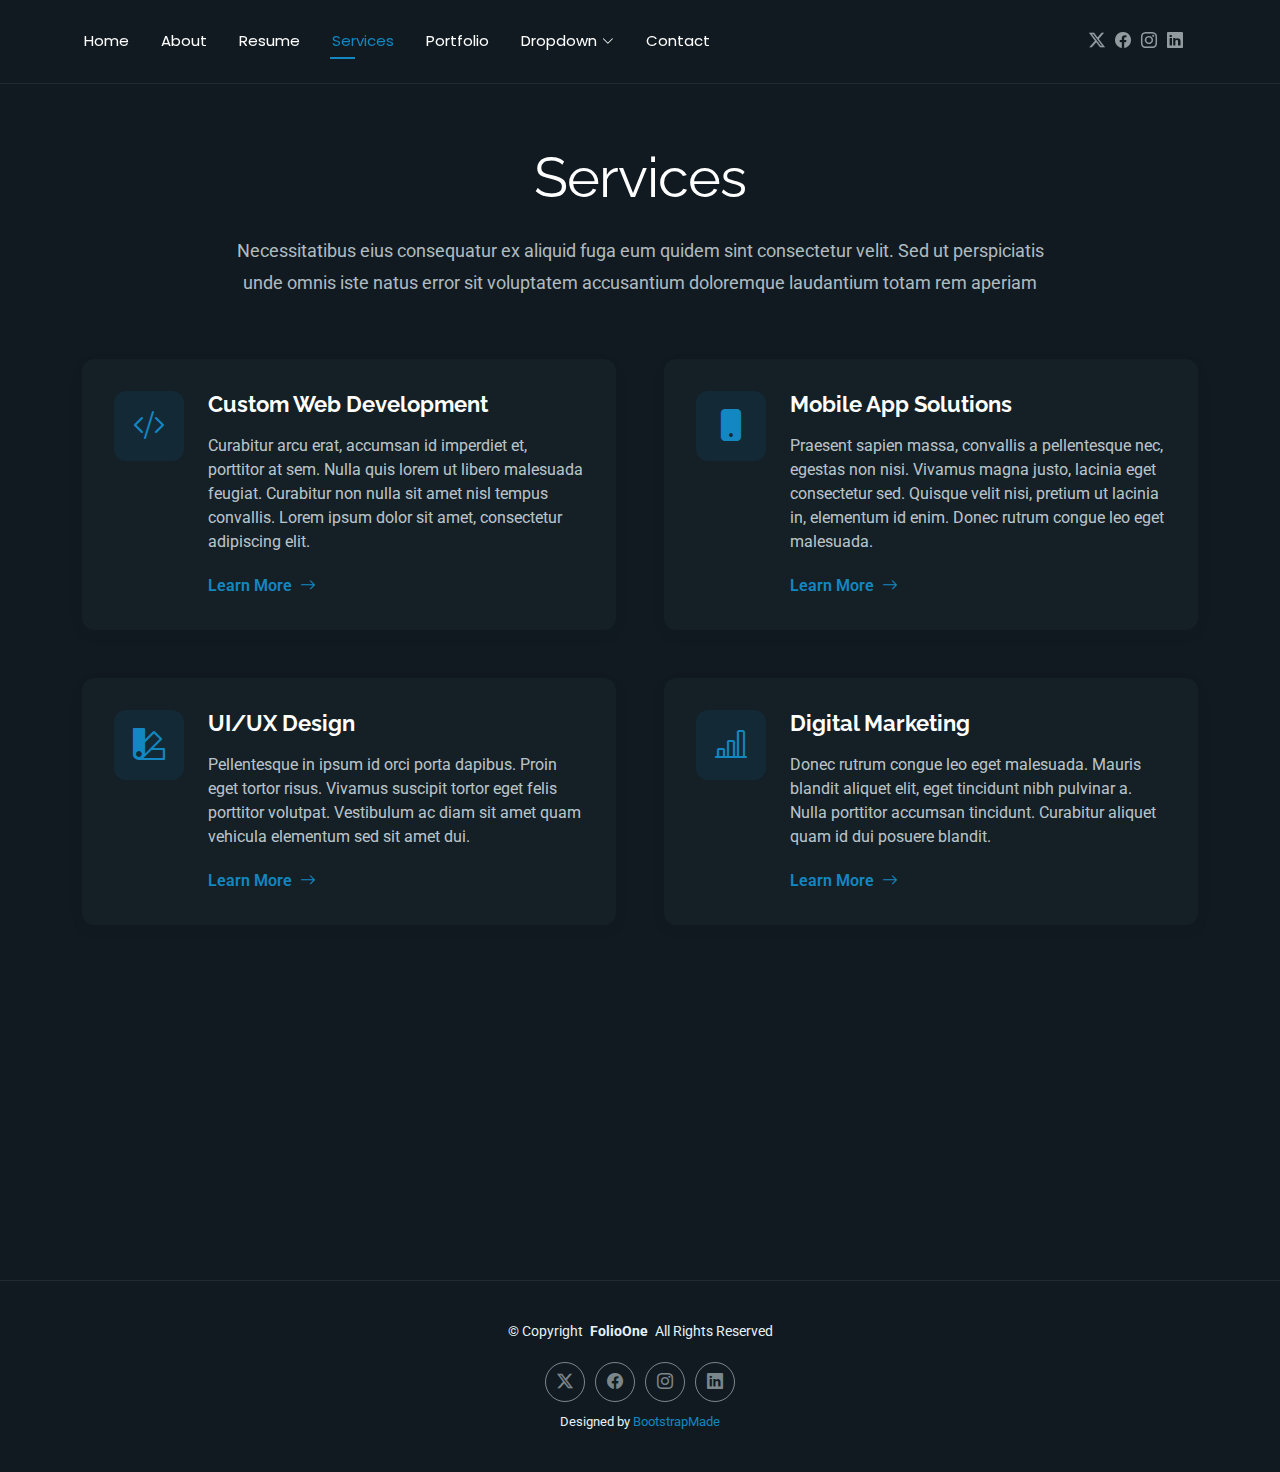
<file: services.html>
<!DOCTYPE html>
<html lang="en">

<head>
  <meta charset="utf-8">
  <meta content="width=device-width, initial-scale=1.0" name="viewport">
  <title>Services - FolioOne Bootstrap Template</title>
  <meta name="description" content="">
  <meta name="keywords" content="">

  <!-- Favicons -->
  <link href="assets/img/favicon.png" rel="icon">
  <link href="assets/img/apple-touch-icon.png" rel="apple-touch-icon">

  <!-- Fonts -->
  <link href="https://fonts.googleapis.com" rel="preconnect">
  <link href="https://fonts.gstatic.com" rel="preconnect" crossorigin>
  <link href="https://fonts.googleapis.com/css2?family=Roboto:ital,wght@0,100;0,300;0,400;0,500;0,700;0,900;1,100;1,300;1,400;1,500;1,700;1,900&family=Poppins:ital,wght@0,100;0,200;0,300;0,400;0,500;0,600;0,700;0,800;0,900;1,100;1,200;1,300;1,400;1,500;1,600;1,700;1,800;1,900&family=Raleway:ital,wght@0,100;0,200;0,300;0,400;0,500;0,600;0,700;0,800;0,900;1,100;1,200;1,300;1,400;1,500;1,600;1,700;1,800;1,900&display=swap" rel="stylesheet">

  <!-- Vendor CSS Files -->
  <link href="assets/vendor/bootstrap/css/bootstrap.min.css" rel="stylesheet">
  <link href="assets/vendor/bootstrap-icons/bootstrap-icons.css" rel="stylesheet">
  <link href="assets/vendor/aos/aos.css" rel="stylesheet">
  <link href="assets/vendor/swiper/swiper-bundle.min.css" rel="stylesheet">
  <link href="assets/vendor/glightbox/css/glightbox.min.css" rel="stylesheet">

  <!-- Main CSS File -->
  <link href="assets/css/main.css" rel="stylesheet">

  <!-- =======================================================
  * Template Name: FolioOne
  * Template URL: https://bootstrapmade.com/folioone-bootstrap-portfolio-website-template/
  * Updated: Aug 23 2025 with Bootstrap v5.3.7
  * Author: BootstrapMade.com
  * License: https://bootstrapmade.com/license/
  ======================================================== -->
</head>

<body class="services-page">

  <header id="header" class="header d-flex align-items-center light-background sticky-top">
    <div class="container position-relative d-flex align-items-center justify-content-between">

      <!-- <a href="index.html" class="logo d-flex align-items-center me-auto me-xl-0">
      <img src="assets/img/logo.webp" alt="">
      <h1 class="sitename">FolioOne</h1> 
    </a> -->

      <nav id="navmenu" class="navmenu">
        <ul>
          <li><a href="index.html">Home</a></li>
          <li><a href="about.html">About</a></li>
          <li><a href="resume.html">Resume</a></li>
          <li><a href="services.html" class="active">Services</a></li>
          <li><a href="portfolio.html">Portfolio</a></li>
          <li class="dropdown"><a href="#"><span>Dropdown</span> <i class="bi bi-chevron-down toggle-dropdown"></i></a>
            <ul>
              <li><a href="#">Dropdown 1</a></li>
              <li class="dropdown"><a href="#"><span>Deep Dropdown</span> <i class="bi bi-chevron-down toggle-dropdown"></i></a>
                <ul>
                  <li><a href="#">Deep Dropdown 1</a></li>
                  <li><a href="#">Deep Dropdown 2</a></li>
                  <li><a href="#">Deep Dropdown 3</a></li>
                  <li><a href="#">Deep Dropdown 4</a></li>
                  <li><a href="#">Deep Dropdown 5</a></li>
                </ul>
              </li>
              <li><a href="#">Dropdown 2</a></li>
              <li><a href="#">Dropdown 3</a></li>
              <li><a href="#">Dropdown 4</a></li>
            </ul>
          </li>
          <li><a href="contact.html">Contact</a></li>
        </ul>
        <i class="mobile-nav-toggle d-xl-none bi bi-list"></i>
      </nav>

      <div class="header-social-links">
        <a href="#" class="twitter"><i class="bi bi-twitter-x"></i></a>
        <a href="#" class="facebook"><i class="bi bi-facebook"></i></a>
        <a href="#" class="instagram"><i class="bi bi-instagram"></i></a>
        <a href="#" class="linkedin"><i class="bi bi-linkedin"></i></a>
      </div>

    </div>
  </header>

  <main class="main">

    <!-- Services Section -->
    <section id="services" class="services section">

      <!-- Section Title -->
      <div class="container section-title" data-aos="fade-up">
        <h2>Services</h2>
        <p>Necessitatibus eius consequatur ex aliquid fuga eum quidem sint consectetur velit. Sed ut perspiciatis unde omnis iste natus error sit voluptatem accusantium doloremque laudantium totam rem aperiam</p>
      </div><!-- End Section Title -->

      <div class="container" data-aos="fade-up" data-aos-delay="100">

        <div class="row justify-content-center g-5">

          <div class="col-md-6" data-aos="fade-right" data-aos-delay="100">
            <div class="service-item">
              <div class="service-icon">
                <i class="bi bi-code-slash"></i>
              </div>
              <div class="service-content">
                <h3>Custom Web Development</h3>
                <p>Curabitur arcu erat, accumsan id imperdiet et, porttitor at sem. Nulla quis lorem ut libero malesuada feugiat. Curabitur non nulla sit amet nisl tempus convallis. Lorem ipsum dolor sit amet, consectetur adipiscing elit.</p>
                <a href="service-details.html" class="service-link">
                  <span>Learn More</span>
                  <i class="bi bi-arrow-right"></i>
                </a>
              </div>
            </div>
          </div><!-- End Service Item -->

          <div class="col-md-6" data-aos="fade-left" data-aos-delay="100">
            <div class="service-item">
              <div class="service-icon">
                <i class="bi bi-phone-fill"></i>
              </div>
              <div class="service-content">
                <h3>Mobile App Solutions</h3>
                <p>Praesent sapien massa, convallis a pellentesque nec, egestas non nisi. Vivamus magna justo, lacinia eget consectetur sed. Quisque velit nisi, pretium ut lacinia in, elementum id enim. Donec rutrum congue leo eget malesuada.</p>
                <a href="service-details.html" class="service-link">
                  <span>Learn More</span>
                  <i class="bi bi-arrow-right"></i>
                </a>
              </div>
            </div>
          </div><!-- End Service Item -->

          <div class="col-md-6" data-aos="fade-right" data-aos-delay="200">
            <div class="service-item">
              <div class="service-icon">
                <i class="bi bi-palette2"></i>
              </div>
              <div class="service-content">
                <h3>UI/UX Design</h3>
                <p>Pellentesque in ipsum id orci porta dapibus. Proin eget tortor risus. Vivamus suscipit tortor eget felis porttitor volutpat. Vestibulum ac diam sit amet quam vehicula elementum sed sit amet dui.</p>
                <a href="service-details.html" class="service-link">
                  <span>Learn More</span>
                  <i class="bi bi-arrow-right"></i>
                </a>
              </div>
            </div>
          </div><!-- End Service Item -->

          <div class="col-md-6" data-aos="fade-left" data-aos-delay="200">
            <div class="service-item">
              <div class="service-icon">
                <i class="bi bi-bar-chart-line"></i>
              </div>
              <div class="service-content">
                <h3>Digital Marketing</h3>
                <p>Donec rutrum congue leo eget malesuada. Mauris blandit aliquet elit, eget tincidunt nibh pulvinar a. Nulla porttitor accumsan tincidunt. Curabitur aliquet quam id dui posuere blandit.</p>
                <a href="service-details.html" class="service-link">
                  <span>Learn More</span>
                  <i class="bi bi-arrow-right"></i>
                </a>
              </div>
            </div>
          </div><!-- End Service Item -->

          <div class="col-md-6" data-aos="fade-right" data-aos-delay="300">
            <div class="service-item">
              <div class="service-icon">
                <i class="bi bi-cloud-check"></i>
              </div>
              <div class="service-content">
                <h3>Cloud Computing</h3>
                <p>Curabitur aliquet quam id dui posuere blandit. Sed porttitor lectus nibh. Vivamus magna justo, lacinia eget consectetur sed, convallis at tellus. Nulla quis lorem ut libero malesuada feugiat.</p>
                <a href="service-details.html" class="service-link">
                  <span>Learn More</span>
                  <i class="bi bi-arrow-right"></i>
                </a>
              </div>
            </div>
          </div><!-- End Service Item -->

          <div class="col-md-6" data-aos="fade-left" data-aos-delay="300">
            <div class="service-item">
              <div class="service-icon">
                <i class="bi bi-shield-lock"></i>
              </div>
              <div class="service-content">
                <h3>Cybersecurity Solutions</h3>
                <p>Vestibulum ac diam sit amet quam vehicula elementum sed sit amet dui. Donec sollicitudin molestie malesuada. Curabitur arcu erat, accumsan id imperdiet et. Proin eget tortor risus.</p>
                <a href="service-details.html" class="service-link">
                  <span>Learn More</span>
                  <i class="bi bi-arrow-right"></i>
                </a>
              </div>
            </div>
          </div><!-- End Service Item -->

        </div>

      </div>

    </section><!-- /Services Section -->

  </main>

  <footer id="footer" class="footer">

    <div class="container">
      <div class="copyright text-center ">
        <p>© <span>Copyright</span> <strong class="px-1 sitename">FolioOne</strong> <span>All Rights Reserved<br></span></p>
      </div>
      <div class="social-links d-flex justify-content-center">
        <a href=""><i class="bi bi-twitter-x"></i></a>
        <a href=""><i class="bi bi-facebook"></i></a>
        <a href=""><i class="bi bi-instagram"></i></a>
        <a href=""><i class="bi bi-linkedin"></i></a>
      </div>
      <div class="credits">
        <!-- All the links in the footer should remain intact. -->
        <!-- You can delete the links only if you've purchased the pro version. -->
        <!-- Licensing information: https://bootstrapmade.com/license/ -->
        <!-- Purchase the pro version with working PHP/AJAX contact form: [buy-url] -->
        Designed by <a href="https://bootstrapmade.com/">BootstrapMade</a>
      </div>
    </div>

  </footer>

  <!-- Scroll Top -->
  <a href="#" id="scroll-top" class="scroll-top d-flex align-items-center justify-content-center"><i class="bi bi-arrow-up-short"></i></a>

  <!-- Preloader -->
  <div id="preloader"></div>

  <!-- Vendor JS Files -->
  <script src="assets/vendor/bootstrap/js/bootstrap.bundle.min.js"></script>
  <script src="assets/vendor/php-email-form/validate.js"></script>
  <script src="assets/vendor/aos/aos.js"></script>
  <script src="assets/vendor/typed.js/typed.umd.js"></script>
  <script src="assets/vendor/waypoints/noframework.waypoints.js"></script>
  <script src="assets/vendor/purecounter/purecounter_vanilla.js"></script>
  <script src="assets/vendor/swiper/swiper-bundle.min.js"></script>
  <script src="assets/vendor/imagesloaded/imagesloaded.pkgd.min.js"></script>
  <script src="assets/vendor/isotope-layout/isotope.pkgd.min.js"></script>
  <script src="assets/vendor/glightbox/js/glightbox.min.js"></script>

  <!-- Main JS File -->
  <script src="assets/js/main.js"></script>

</body>

</html>
</file>
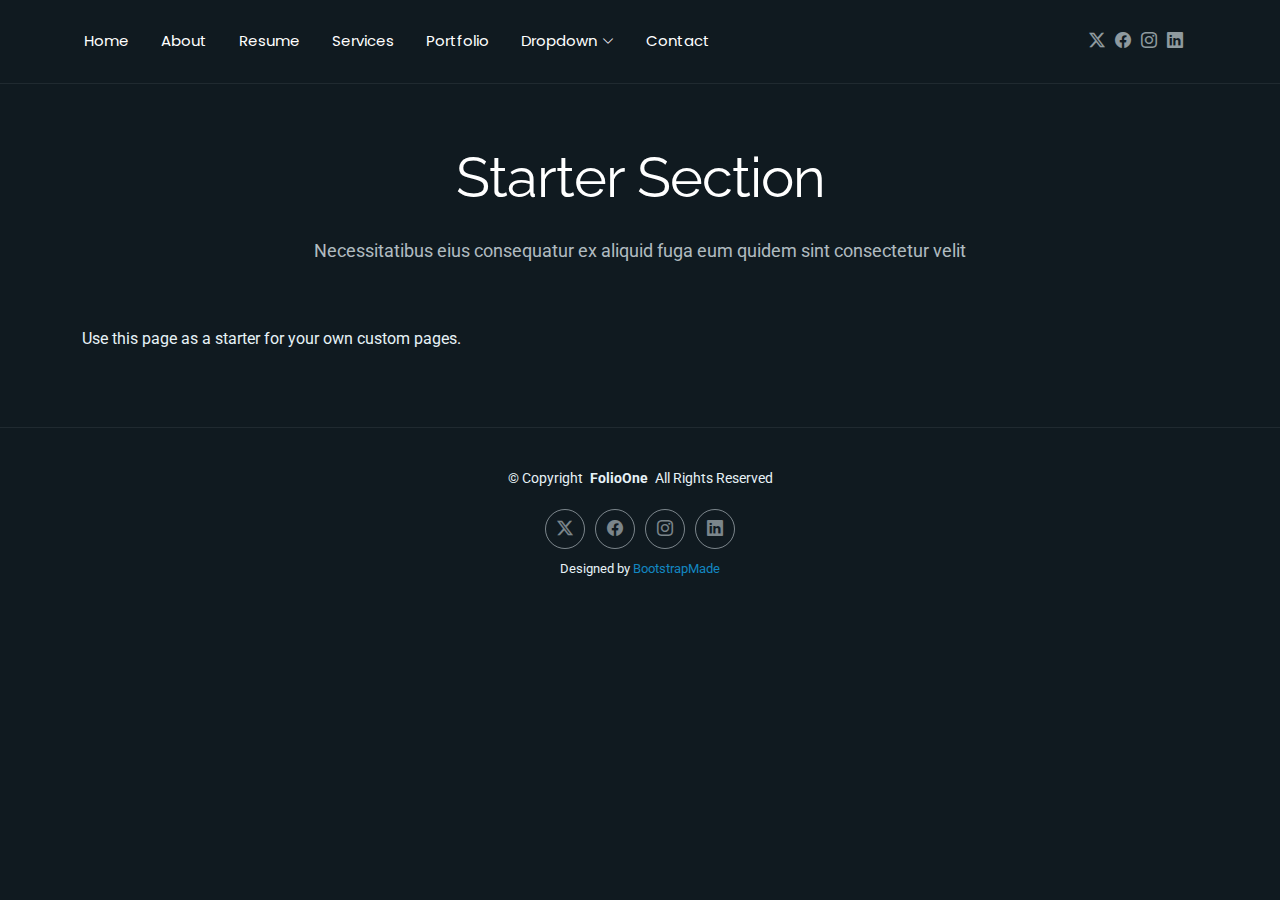
<file: starter-page.html>
<!DOCTYPE html>
<html lang="en">

<head>
  <meta charset="utf-8">
  <meta content="width=device-width, initial-scale=1.0" name="viewport">
  <title>Starter Page - FolioOne Bootstrap Template</title>
  <meta name="description" content="">
  <meta name="keywords" content="">

  <!-- Favicons -->
  <link href="assets/img/favicon.png" rel="icon">
  <link href="assets/img/apple-touch-icon.png" rel="apple-touch-icon">

  <!-- Fonts -->
  <link href="https://fonts.googleapis.com" rel="preconnect">
  <link href="https://fonts.gstatic.com" rel="preconnect" crossorigin>
  <link href="https://fonts.googleapis.com/css2?family=Roboto:ital,wght@0,100;0,300;0,400;0,500;0,700;0,900;1,100;1,300;1,400;1,500;1,700;1,900&family=Poppins:ital,wght@0,100;0,200;0,300;0,400;0,500;0,600;0,700;0,800;0,900;1,100;1,200;1,300;1,400;1,500;1,600;1,700;1,800;1,900&family=Raleway:ital,wght@0,100;0,200;0,300;0,400;0,500;0,600;0,700;0,800;0,900;1,100;1,200;1,300;1,400;1,500;1,600;1,700;1,800;1,900&display=swap" rel="stylesheet">

  <!-- Vendor CSS Files -->
  <link href="assets/vendor/bootstrap/css/bootstrap.min.css" rel="stylesheet">
  <link href="assets/vendor/bootstrap-icons/bootstrap-icons.css" rel="stylesheet">
  <link href="assets/vendor/aos/aos.css" rel="stylesheet">
  <link href="assets/vendor/swiper/swiper-bundle.min.css" rel="stylesheet">
  <link href="assets/vendor/glightbox/css/glightbox.min.css" rel="stylesheet">

  <!-- Main CSS File -->
  <link href="assets/css/main.css" rel="stylesheet">

  <!-- =======================================================
  * Template Name: FolioOne
  * Template URL: https://bootstrapmade.com/folioone-bootstrap-portfolio-website-template/
  * Updated: Aug 23 2025 with Bootstrap v5.3.7
  * Author: BootstrapMade.com
  * License: https://bootstrapmade.com/license/
  ======================================================== -->
</head>

<body class="starter-page-page">

  <header id="header" class="header d-flex align-items-center light-background sticky-top">
    <div class="container position-relative d-flex align-items-center justify-content-between">

      <!-- <a href="index.html" class="logo d-flex align-items-center me-auto me-xl-0">
      <img src="assets/img/logo.webp" alt="">
      <h1 class="sitename">FolioOne</h1> 
    </a> -->

      <nav id="navmenu" class="navmenu">
        <ul>
          <li><a href="index.html">Home</a></li>
          <li><a href="about.html">About</a></li>
          <li><a href="resume.html">Resume</a></li>
          <li><a href="services.html">Services</a></li>
          <li><a href="portfolio.html">Portfolio</a></li>
          <li class="dropdown"><a href="#"><span>Dropdown</span> <i class="bi bi-chevron-down toggle-dropdown"></i></a>
            <ul>
              <li><a href="#">Dropdown 1</a></li>
              <li class="dropdown"><a href="#"><span>Deep Dropdown</span> <i class="bi bi-chevron-down toggle-dropdown"></i></a>
                <ul>
                  <li><a href="#">Deep Dropdown 1</a></li>
                  <li><a href="#">Deep Dropdown 2</a></li>
                  <li><a href="#">Deep Dropdown 3</a></li>
                  <li><a href="#">Deep Dropdown 4</a></li>
                  <li><a href="#">Deep Dropdown 5</a></li>
                </ul>
              </li>
              <li><a href="#">Dropdown 2</a></li>
              <li><a href="#">Dropdown 3</a></li>
              <li><a href="#">Dropdown 4</a></li>
            </ul>
          </li>
          <li><a href="contact.html">Contact</a></li>
        </ul>
        <i class="mobile-nav-toggle d-xl-none bi bi-list"></i>
      </nav>

      <div class="header-social-links">
        <a href="#" class="twitter"><i class="bi bi-twitter-x"></i></a>
        <a href="#" class="facebook"><i class="bi bi-facebook"></i></a>
        <a href="#" class="instagram"><i class="bi bi-instagram"></i></a>
        <a href="#" class="linkedin"><i class="bi bi-linkedin"></i></a>
      </div>

    </div>
  </header>

  <main class="main">

    <!-- Starter Section Section -->
    <section id="starter-section" class="starter-section section">

      <!-- Section Title -->
      <div class="container section-title" data-aos="fade-up">
        <h2>Starter Section</h2>
        <p>Necessitatibus eius consequatur ex aliquid fuga eum quidem sint consectetur velit</p>
      </div><!-- End Section Title -->

      <div class="container" data-aos="fade-up">
        <p>Use this page as a starter for your own custom pages.</p>
      </div>

    </section><!-- /Starter Section Section -->

  </main>

  <footer id="footer" class="footer">

    <div class="container">
      <div class="copyright text-center ">
        <p>© <span>Copyright</span> <strong class="px-1 sitename">FolioOne</strong> <span>All Rights Reserved<br></span></p>
      </div>
      <div class="social-links d-flex justify-content-center">
        <a href=""><i class="bi bi-twitter-x"></i></a>
        <a href=""><i class="bi bi-facebook"></i></a>
        <a href=""><i class="bi bi-instagram"></i></a>
        <a href=""><i class="bi bi-linkedin"></i></a>
      </div>
      <div class="credits">
        <!-- All the links in the footer should remain intact. -->
        <!-- You can delete the links only if you've purchased the pro version. -->
        <!-- Licensing information: https://bootstrapmade.com/license/ -->
        <!-- Purchase the pro version with working PHP/AJAX contact form: [buy-url] -->
        Designed by <a href="https://bootstrapmade.com/">BootstrapMade</a>
      </div>
    </div>

  </footer>

  <!-- Scroll Top -->
  <a href="#" id="scroll-top" class="scroll-top d-flex align-items-center justify-content-center"><i class="bi bi-arrow-up-short"></i></a>

  <!-- Preloader -->
  <div id="preloader"></div>

  <!-- Vendor JS Files -->
  <script src="assets/vendor/bootstrap/js/bootstrap.bundle.min.js"></script>
  <script src="assets/vendor/php-email-form/validate.js"></script>
  <script src="assets/vendor/aos/aos.js"></script>
  <script src="assets/vendor/typed.js/typed.umd.js"></script>
  <script src="assets/vendor/waypoints/noframework.waypoints.js"></script>
  <script src="assets/vendor/purecounter/purecounter_vanilla.js"></script>
  <script src="assets/vendor/swiper/swiper-bundle.min.js"></script>
  <script src="assets/vendor/imagesloaded/imagesloaded.pkgd.min.js"></script>
  <script src="assets/vendor/isotope-layout/isotope.pkgd.min.js"></script>
  <script src="assets/vendor/glightbox/js/glightbox.min.js"></script>

  <!-- Main JS File -->
  <script src="assets/js/main.js"></script>

</body>

</html>
</file>
<file: assets/css/main.css>
/**
* Template Name: FolioOne
* Template URL: https://bootstrapmade.com/folioone-bootstrap-portfolio-website-template/
* Updated: Aug 23 2025 with Bootstrap v5.3.7
* Author: BootstrapMade.com
* License: https://bootstrapmade.com/license/
*/

/*--------------------------------------------------------------
# Font & Color Variables
# Help: https://bootstrapmade.com/color-system/
--------------------------------------------------------------*/
/* Fonts */
:root {
  --default-font: "Roboto",  system-ui, -apple-system, "Segoe UI", Roboto, "Helvetica Neue", Arial, "Noto Sans", "Liberation Sans", sans-serif, "Apple Color Emoji", "Segoe UI Emoji", "Segoe UI Symbol", "Noto Color Emoji";
  --heading-font: "Raleway",  sans-serif;
  --nav-font: "Poppins",  sans-serif;
}

/* Global Colors - The following color variables are used throughout the website. Updating them here will change the color scheme of the entire website */
:root { 
  --background-color: #101a20; /* Background color for the entire website, including individual sections */
  --default-color: #e7f2f7; /* Default color used for the majority of the text content across the entire website */
  --heading-color: #ffffff; /* Color for headings, subheadings and title throughout the website */
  --accent-color: #1387c1; /* Accent color that represents your brand on the website. It's used for buttons, links, and other elements that need to stand out */
  --surface-color: #141f26; /* The surface color is used as a background of boxed elements within sections, such as cards, icon boxes, or other elements that require a visual separation from the global background. */
  --contrast-color: #ffffff; /* Contrast color for text, ensuring readability against backgrounds of accent, heading, or default colors. */
}

/* Nav Menu Colors - The following color variables are used specifically for the navigation menu. They are separate from the global colors to allow for more customization options */
:root {
  --nav-color: #ffffff;  /* The default color of the main navmenu links */
  --nav-hover-color: #1387c1; /* Applied to main navmenu links when they are hovered over or active */
  --nav-mobile-background-color: #213642; /* Used as the background color for mobile navigation menu */
  --nav-dropdown-background-color: #051117; /* Used as the background color for dropdown items that appear when hovering over primary navigation items */
  --nav-dropdown-color: #e7f2f7; /* Used for navigation links of the dropdown items in the navigation menu. */
  --nav-dropdown-hover-color: #1387c1; /* Similar to --nav-hover-color, this color is applied to dropdown navigation links when they are hovered over. */
}

/* Color Presets - These classes override global colors when applied to any section or element, providing reuse of the sam color scheme. */

.light-background {
  --background-color: #142027;
  --surface-color: #325264;
}

.dark-background {
  --background-color: #0b1419;
  --default-color: #ffffff;
  --heading-color: #ffffff;
  --surface-color: #252525;
  --contrast-color: #ffffff;
}

/* Smooth scroll */
:root {
  scroll-behavior: smooth;
}

/*--------------------------------------------------------------
# General Styling & Shared Classes
--------------------------------------------------------------*/
body {
  color: var(--default-color);
  background-color: var(--background-color);
  font-family: var(--default-font);
}

a {
  color: var(--accent-color);
  text-decoration: none;
  transition: 0.3s;
}

a:hover {
  color: color-mix(in srgb, var(--accent-color), transparent 25%);
  text-decoration: none;
}

h1,
h2,
h3,
h4,
h5,
h6 {
  color: var(--heading-color);
  font-family: var(--heading-font);
}

/* PHP Email Form Messages
------------------------------*/
.php-email-form .error-message {
  display: none;
  background: #df1529;
  color: #ffffff;
  text-align: left;
  padding: 15px;
  margin-bottom: 24px;
  font-weight: 600;
}

.php-email-form .sent-message {
  display: none;
  color: #ffffff;
  background: #059652;
  text-align: center;
  padding: 15px;
  margin-bottom: 24px;
  font-weight: 600;
}

.php-email-form .loading {
  display: none;
  background: var(--surface-color);
  text-align: center;
  padding: 15px;
  margin-bottom: 24px;
}

.php-email-form .loading:before {
  content: "";
  display: inline-block;
  border-radius: 50%;
  width: 24px;
  height: 24px;
  margin: 0 10px -6px 0;
  border: 3px solid var(--accent-color);
  border-top-color: var(--surface-color);
  animation: php-email-form-loading 1s linear infinite;
}

@keyframes php-email-form-loading {
  0% {
    transform: rotate(0deg);
  }

  100% {
    transform: rotate(360deg);
  }
}

/*--------------------------------------------------------------
# Global Header
--------------------------------------------------------------*/
.header {
  --background-color: rgba(255, 255, 255, 0);
  color: var(--default-color);
  background-color: var(--background-color);
  padding: 15px 0;
  transition: all 0.5s;
  z-index: 997;
  border-bottom: 1px solid color-mix(in srgb, var(--default-color), transparent 92%);
}

.header .logo {
  line-height: 1;
}

.header .logo img {
  max-height: 36px;
  margin-right: 8px;
}

.header .logo h1 {
  font-size: 32px;
  margin: 0;
  font-weight: 400;
  color: var(--heading-color);
}

.header .header-social-links {
  padding-right: 15px;
}

.header .header-social-links a {
  color: color-mix(in srgb, var(--default-color), transparent 40%);
  padding-left: 6px;
  display: inline-block;
  transition: 0.3s;
  font-size: 16px;
}

.header .header-social-links a:hover {
  color: var(--default-color);
}

.header .header-social-links a i {
  line-height: 0px;
}

@media (max-width: 1200px) {
  .header .logo {
    order: 1;
  }

  .header .header-social-links {
    order: 2;
  }

  .header .navmenu {
    order: 3;
  }
}

/* Global Header on Scroll
------------------------------*/
.scrolled .header {
  --background-color: rgba(16, 26, 32, 0.9);
}

/*--------------------------------------------------------------
# Navigation Menu
--------------------------------------------------------------*/
/* Desktop Navigation */
@media (min-width: 1200px) {
  .navmenu {
    padding: 0;
  }

  .navmenu ul {
    margin: 0;
    padding: 0;
    display: flex;
    list-style: none;
    align-items: center;
  }

  .navmenu li {
    position: relative;
  }

  .navmenu>ul>li {
    white-space: nowrap;
    padding: 15px 28px 15px 0;
  }

  .navmenu>ul>li:last-child {
    padding-right: 0;
  }

  .navmenu a,
  .navmenu a:focus {
    color: var(--nav-color);
    font-size: 15px;
    padding: 0 2px;
    font-family: var(--nav-font);
    font-weight: 400;
    display: flex;
    align-items: center;
    justify-content: space-between;
    white-space: nowrap;
    transition: 0.3s;
    position: relative;
  }

  .navmenu a i,
  .navmenu a:focus i {
    font-size: 12px;
    line-height: 0;
    margin-left: 5px;
    transition: 0.3s;
  }

  .navmenu>ul>li>a:before {
    content: "";
    position: absolute;
    height: 2px;
    bottom: -6px;
    left: 0;
    background-color: var(--nav-hover-color);
    visibility: hidden;
    width: 0px;
    transition: all 0.3s ease-in-out 0s;
  }

  .navmenu a:hover:before,
  .navmenu li:hover>a:before,
  .navmenu .active:before {
    visibility: visible;
    width: 25px;
  }

  .navmenu li:hover>a,
  .navmenu .active,
  .navmenu .active:focus {
    color: var(--nav-hover-color);
  }

  .navmenu .dropdown ul {
    margin: 0;
    padding: 10px 0;
    background: var(--nav-dropdown-background-color);
    display: block;
    position: absolute;
    visibility: hidden;
    left: -5px;
    top: 130%;
    opacity: 0;
    transition: 0.3s;
    border-radius: 4px;
    z-index: 99;
    box-shadow: 0px 0px 30px rgba(0, 0, 0, 0.1);
  }

  .navmenu .dropdown ul li {
    min-width: 200px;
  }

  .navmenu .dropdown ul a {
    padding: 10px 20px;
    font-size: 15px;
    text-transform: none;
    color: var(--nav-dropdown-color);
  }

  .navmenu .dropdown ul a i {
    font-size: 12px;
  }

  .navmenu .dropdown ul a:hover,
  .navmenu .dropdown ul .active:hover,
  .navmenu .dropdown ul li:hover>a {
    color: var(--nav-dropdown-hover-color);
  }

  .navmenu .dropdown:hover>ul {
    opacity: 1;
    top: 100%;
    visibility: visible;
  }

  .navmenu .dropdown .dropdown ul {
    top: 0;
    left: -90%;
    visibility: hidden;
  }

  .navmenu .dropdown .dropdown:hover>ul {
    opacity: 1;
    top: 0;
    left: -100%;
    visibility: visible;
  }
}

/* Mobile Navigation */
@media (max-width: 1199px) {
  .mobile-nav-toggle {
    color: var(--nav-color);
    font-size: 28px;
    line-height: 0;
    margin-right: 10px;
    cursor: pointer;
    transition: color 0.3s;
  }

  .navmenu {
    padding: 0;
    z-index: 9997;
  }

  .navmenu ul {
    display: none;
    list-style: none;
    position: absolute;
    inset: 60px 20px 20px 20px;
    padding: 10px 0;
    margin: 0;
    border-radius: 6px;
    background-color: var(--nav-mobile-background-color);
    border: 1px solid color-mix(in srgb, var(--default-color), transparent 90%);
    box-shadow: none;
    overflow-y: auto;
    transition: 0.3s;
    z-index: 9998;
  }

  .navmenu a,
  .navmenu a:focus {
    color: var(--nav-dropdown-color);
    padding: 10px 20px;
    font-family: var(--nav-font);
    font-size: 17px;
    font-weight: 500;
    display: flex;
    align-items: center;
    justify-content: space-between;
    white-space: nowrap;
    transition: 0.3s;
  }

  .navmenu a i,
  .navmenu a:focus i {
    font-size: 12px;
    line-height: 0;
    margin-left: 5px;
    width: 30px;
    height: 30px;
    display: flex;
    align-items: center;
    justify-content: center;
    border-radius: 50%;
    transition: 0.3s;
    background-color: color-mix(in srgb, var(--accent-color), transparent 90%);
  }

  .navmenu a i:hover,
  .navmenu a:focus i:hover {
    background-color: var(--accent-color);
    color: var(--contrast-color);
  }

  .navmenu a:hover,
  .navmenu .active,
  .navmenu .active:focus {
    color: var(--nav-dropdown-hover-color);
  }

  .navmenu .active i,
  .navmenu .active:focus i {
    background-color: var(--accent-color);
    color: var(--contrast-color);
    transform: rotate(180deg);
  }

  .navmenu .dropdown ul {
    position: static;
    display: none;
    z-index: 99;
    padding: 10px 0;
    margin: 10px 20px;
    background-color: var(--nav-dropdown-background-color);
    transition: all 0.5s ease-in-out;
  }

  .navmenu .dropdown ul ul {
    background-color: rgba(33, 37, 41, 0.1);
  }

  .navmenu .dropdown>.dropdown-active {
    display: block;
    background-color: rgba(33, 37, 41, 0.03);
  }

  .mobile-nav-active {
    overflow: hidden;
  }

  .mobile-nav-active .mobile-nav-toggle {
    color: #fff;
    position: absolute;
    font-size: 32px;
    top: 15px;
    right: 15px;
    margin-right: 0;
    z-index: 9999;
  }

  .mobile-nav-active .navmenu {
    position: fixed;
    overflow: hidden;
    inset: 0;
    background: rgba(33, 37, 41, 0.8);
    transition: 0.3s;
  }

  .mobile-nav-active .navmenu>ul {
    display: block;
  }
}

/*--------------------------------------------------------------
# Global Footer
--------------------------------------------------------------*/
.footer {
  color: var(--default-color);
  background-color: var(--background-color);
  font-size: 14px;
  padding: 40px 0;
  position: relative;
  border-top: 1px solid color-mix(in srgb, var(--default-color), transparent 92%);
}

.footer .copyright p {
  margin-bottom: 0;
}

.footer .social-links {
  margin-top: 20px;
}

.footer .social-links a {
  display: flex;
  align-items: center;
  justify-content: center;
  width: 40px;
  height: 40px;
  border-radius: 50%;
  border: 1px solid color-mix(in srgb, var(--default-color), transparent 50%);
  font-size: 16px;
  color: color-mix(in srgb, var(--default-color), transparent 50%);
  margin: 0 5px;
  transition: 0.3s;
}

.footer .social-links a:hover {
  color: var(--accent-color);
  border-color: var(--accent-color);
}

.footer .credits {
  margin-top: 10px;
  font-size: 13px;
  text-align: center;
}

/*--------------------------------------------------------------
# Preloader
--------------------------------------------------------------*/
#preloader {
  position: fixed;
  inset: 0;
  z-index: 9999;
  overflow: hidden;
  background-color: var(--background-color);
  transition: all 0.6s ease-out;
  width: 100%;
  height: 100vh;
}

#preloader:before,
#preloader:after {
  content: "";
  position: absolute;
  border: 4px solid var(--accent-color);
  border-radius: 50%;
  animation: animate-preloader 2s cubic-bezier(0, 0.2, 0.8, 1) infinite;
}

#preloader:after {
  animation-delay: -0.5s;
}

@keyframes animate-preloader {
  0% {
    width: 10px;
    height: 10px;
    top: calc(50% - 5px);
    left: calc(50% - 5px);
    opacity: 1;
  }

  100% {
    width: 72px;
    height: 72px;
    top: calc(50% - 36px);
    left: calc(50% - 36px);
    opacity: 0;
  }
}

/*--------------------------------------------------------------
# Scroll Top Button
--------------------------------------------------------------*/
.scroll-top {
  position: fixed;
  visibility: hidden;
  opacity: 0;
  right: 15px;
  bottom: -15px;
  z-index: 99999;
  background-color: var(--accent-color);
  width: 44px;
  height: 44px;
  border-radius: 50px;
  transition: all 0.4s;
}

.scroll-top i {
  font-size: 24px;
  color: var(--contrast-color);
  line-height: 0;
}

.scroll-top:hover {
  background-color: color-mix(in srgb, var(--accent-color), transparent 20%);
  color: var(--contrast-color);
}

.scroll-top.active {
  visibility: visible;
  opacity: 1;
  bottom: 15px;
}

/*--------------------------------------------------------------
# Disable aos animation delay on mobile devices
--------------------------------------------------------------*/
@media screen and (max-width: 768px) {
  [data-aos-delay] {
    transition-delay: 0 !important;
  }
}

/*--------------------------------------------------------------
# Global Page Titles & Breadcrumbs
--------------------------------------------------------------*/
.page-title {
  color: var(--default-color);
  background-color: var(--background-color);
  position: relative;
}

.page-title .heading {
  padding: 80px 0;
  border-top: 1px solid color-mix(in srgb, var(--default-color), transparent 90%);
}

.page-title .heading h1 {
  font-size: 38px;
  font-weight: 700;
}

.page-title nav {
  background-color: color-mix(in srgb, var(--default-color), transparent 96%);
  padding: 20px 0;
}

.page-title nav ol {
  display: flex;
  flex-wrap: wrap;
  list-style: none;
  padding: 0;
  margin: 0;
  font-size: 16px;
  font-weight: 400;
}

.page-title nav ol li+li {
  padding-left: 10px;
}

.page-title nav ol li+li::before {
  content: "/";
  display: inline-block;
  padding-right: 10px;
  color: color-mix(in srgb, var(--default-color), transparent 70%);
}

/*--------------------------------------------------------------
# Global Sections
--------------------------------------------------------------*/
section,
.section {
  color: var(--default-color);
  background-color: var(--background-color);
  padding: 60px 0;
  scroll-margin-top: 100px;
  overflow: clip;
}

@media (max-width: 1199px) {

  section,
  .section {
    scroll-margin-top: 66px;
  }
}

/*--------------------------------------------------------------
# Global Section Titles
--------------------------------------------------------------*/
.section-title {
  text-align: center;
  padding-bottom: 60px;
  position: relative;
}

.section-title h2 {
  font-size: 3.5rem;
  font-weight: 400;
  line-height: 1.2;
  color: var(--heading-color);
  margin-bottom: 1.5rem;
  letter-spacing: -1px;
}

@media (max-width: 768px) {
  .section-title h2 {
    font-size: 2.5rem;
  }
}

.section-title p {
  font-size: 1.125rem;
  line-height: 1.8;
  color: color-mix(in srgb, var(--default-color), transparent 25%);
  max-width: 900px;
  margin: 0 auto;
  text-wrap: balance;
}

/*--------------------------------------------------------------
# Hero Section
--------------------------------------------------------------*/
.hero {
  padding: 80px 0;
  min-height: 100vh;
  display: flex;
  align-items: center;
}

.hero .hero-content h1 {
  font-size: 3.5rem;
  font-weight: 700;
  margin-bottom: 1rem;
  line-height: 1.2;
}

.hero .hero-content h1 .highlight {
  color: var(--accent-color);
  position: relative;
}

.hero .hero-content h1 .highlight::after {
  content: "";
  position: absolute;
  bottom: 0;
  left: 0;
  width: 100%;
  height: 3px;
  background: linear-gradient(90deg, var(--accent-color), color-mix(in srgb, var(--accent-color), transparent 50%));
  border-radius: 2px;
}

@media (max-width: 768px) {
  .hero .hero-content h1 {
    font-size: 2.5rem;
  }
}

.hero .hero-content h2 {
  font-size: 1.5rem;
  font-weight: 400;
  margin-bottom: 2rem;
  color: color-mix(in srgb, var(--default-color), transparent 20%);
}

.hero .hero-content h2 .typed {
  color: var(--accent-color);
  font-weight: 600;
}

@media (max-width: 768px) {
  .hero .hero-content h2 {
    font-size: 1.25rem;
  }
}

.hero .hero-content p {
  font-size: 1.1rem;
  line-height: 1.6;
  margin-bottom: 2.5rem;
  color: color-mix(in srgb, var(--default-color), transparent 30%);
}

.hero .hero-actions {
  display: flex;
  gap: 1rem;
  margin-bottom: 3rem;
}

.hero .hero-actions .btn {
  padding: 12px 30px;
  border-radius: 50px;
  font-weight: 600;
  text-decoration: none;
  transition: all 0.3s ease;
  border: 2px solid;
}

.hero .hero-actions .btn.btn-primary {
  background: var(--accent-color);
  color: var(--contrast-color);
  border-color: var(--accent-color);
}

.hero .hero-actions .btn.btn-primary:hover {
  background: color-mix(in srgb, var(--accent-color), black 15%);
  border-color: color-mix(in srgb, var(--accent-color), black 15%);
  transform: translateY(-2px);
}

.hero .hero-actions .btn.btn-outline {
  background: transparent;
  color: var(--accent-color);
  border-color: var(--accent-color);
}

.hero .hero-actions .btn.btn-outline:hover {
  transform: translateY(-2px);
}

@media (max-width: 576px) {
  .hero .hero-actions {
    flex-direction: column;
  }

  .hero .hero-actions .btn {
    text-align: center;
  }
}

.hero .social-links {
  display: flex;
  gap: 1rem;
}

.hero .social-links a {
  width: 45px;
  height: 45px;
  background: var(--surface-color);
  border-radius: 50%;
  display: flex;
  align-items: center;
  justify-content: center;
  color: var(--default-color);
  font-size: 1.2rem;
  transition: all 0.3s ease;
}

.hero .social-links a:hover {
  background: var(--accent-color);
  color: var(--contrast-color);
  transform: translateY(-3px);
  box-shadow: 0 8px 25px color-mix(in srgb, var(--accent-color), transparent 70%);
}

.hero .hero-image {
  position: relative;
}

.hero .hero-image .image-wrapper {
  position: relative;
  max-width: 450px;
  margin: 0 auto;
}

.hero .hero-image .image-wrapper img {
  border-radius: 20px;
  box-shadow: 0 5px 15px color-mix(in srgb, var(--default-color), transparent 95%);
  transition: transform 0.3s ease;
}

.hero .hero-image .image-wrapper img:hover {
  transform: scale(1.02);
}

.hero .hero-image .floating-elements {
  position: absolute;
  top: 0;
  left: 0;
  right: 0;
  bottom: 0;
  pointer-events: none;
}

.hero .hero-image .floating-elements .floating-card {
  position: absolute;
  background: var(--surface-color);
  padding: 15px 20px;
  border-radius: 15px;
  box-shadow: 0 10px 30px color-mix(in srgb, var(--default-color), transparent 90%);
  display: flex;
  align-items: center;
  gap: 10px;
  font-weight: 600;
  animation: float 3s ease-in-out infinite;
}

.hero .hero-image .floating-elements .floating-card i {
  font-size: 1.5rem;
  color: var(--accent-color);
}

.hero .hero-image .floating-elements .floating-card.design {
  top: 10%;
  right: -10%;
  animation-delay: 0s;
}

.hero .hero-image .floating-elements .floating-card.code {
  bottom: 30%;
  left: -15%;
  animation-delay: 1s;
}

.hero .hero-image .floating-elements .floating-card.creativity {
  top: 60%;
  right: -5%;
  animation-delay: 2s;
}

@media (max-width: 992px) {
  .hero .hero-image .floating-elements .floating-card {
    display: none;
  }
}

@keyframes float {

  0%,
  100% {
    transform: translateY(0px);
  }

  50% {
    transform: translateY(-10px);
  }
}

@media (max-width: 992px) {
  .hero .hero-content {
    text-align: center;
    margin-bottom: 3rem;
  }
}

/*--------------------------------------------------------------
# About Section
--------------------------------------------------------------*/
.about .intro-content .eyebrow {
  display: inline-block;
  letter-spacing: 0.12em;
  text-transform: uppercase;
  font-size: 12px;
  color: color-mix(in srgb, var(--default-color), transparent 40%);
  margin-bottom: 16px;
}

.about .intro-content .headline {
  font-family: var(--heading-font);
  font-weight: 300;
  line-height: 1.2;
  font-size: clamp(28px, 4vw, 44px);
  margin: 0 0 24px 0;
}

.about .intro-content .lead {
  font-size: 18px;
  line-height: 1.8;
  color: color-mix(in srgb, var(--default-color), transparent 10%);
  margin-bottom: 24px;
}

.about .intro-content p {
  line-height: 1.8;
  margin-bottom: 24px;
  color: color-mix(in srgb, var(--default-color), transparent 5%);
}

.about .intro-content .cta-group {
  display: flex;
  gap: 24px;
  align-items: center;
  margin-top: 24px;
}

.about .intro-content .cta-group .btn-ghost {
  display: inline-flex;
  align-items: center;
  gap: 8px;
  padding: 12px 18px;
  border-radius: 6px;
  color: var(--accent-color);
  background: color-mix(in srgb, var(--accent-color), transparent 92%);
  border: 1px solid color-mix(in srgb, var(--accent-color), transparent 70%);
  transition: 0.3s ease-in-out;
}

.about .intro-content .cta-group .btn-ghost:hover,
.about .intro-content .cta-group .btn-ghost:focus {
  color: var(--contrast-color);
  background: var(--accent-color);
  border-color: var(--accent-color);
  outline: none;
  box-shadow: 0 0 0 3px color-mix(in srgb, var(--accent-color), transparent 70%);
}

.about .intro-content .cta-group .link-underline {
  display: inline-flex;
  align-items: center;
  gap: 8px;
  position: relative;
  color: var(--accent-color);
  padding-bottom: 4px;
  transition: 0.3s ease-in-out;
}

.about .intro-content .cta-group .link-underline::after {
  content: "";
  position: absolute;
  left: 0;
  right: 0;
  bottom: 0;
  height: 1px;
  background: color-mix(in srgb, var(--accent-color), transparent 40%);
  transform: scaleX(0.4);
  transform-origin: left;
  transition: 0.3s ease-in-out;
}

.about .intro-content .cta-group .link-underline:hover,
.about .intro-content .cta-group .link-underline:focus {
  color: color-mix(in srgb, var(--accent-color), transparent 10%);
  outline: none;
}

.about .intro-content .cta-group .link-underline:hover::after,
.about .intro-content .cta-group .link-underline:focus::after {
  transform: scaleX(1);
}

.about .profile-figure {
  margin: 0;
}

.about .profile-figure .profile-photo {
  width: 88%;
  max-width: 440px;
  border-radius: 18px;
  box-shadow: 0 10px 30px color-mix(in srgb, var(--default-color), transparent 92%);
  transform: translateY(0);
  transition: transform 0.3s ease-in-out;
}

.about .profile-figure .profile-caption {
  margin-top: 24px;
  display: flex;
  align-items: center;
  justify-content: center;
}

.about .profile-figure .profile-caption .meta {
  font-size: 14px;
  color: color-mix(in srgb, var(--default-color), transparent 20%);
}

.about .profile-figure .profile-caption .meta .funfact {
  font-size: 13px;
  margin-top: 4px;
  color: color-mix(in srgb, var(--default-color), transparent 35%);
}

.about .profile-figure:hover .profile-photo {
  transform: translateY(-4px);
}

.about .skill-item {
  padding: 24px;
  border-radius: 6px;
  transition: 0.3s ease-in-out;
  background: color-mix(in srgb, var(--surface-color), var(--accent-color) 2%);
  border: 1px solid color-mix(in srgb, var(--default-color), transparent 88%);
  height: 100%;
}

.about .skill-item i {
  font-size: 24px;
  color: var(--accent-color);
  margin-bottom: 16px;
  display: inline-block;
}

.about .skill-item h3 {
  font-size: 16px;
  margin-bottom: 6px;
  font-weight: 500;
}

.about .skill-item p {
  margin: 0;
  font-size: 14px;
  color: color-mix(in srgb, var(--default-color), transparent 25%);
}

.about .skill-item:hover {
  transform: translateY(-3px);
  border-color: color-mix(in srgb, var(--accent-color), transparent 60%);
  box-shadow: 0 10px 30px color-mix(in srgb, var(--default-color), transparent 92%);
}

.about .timeline-item {
  position: relative;
  padding-left: 26px;
}

.about .timeline-item time {
  display: inline-block;
  font-size: 12px;
  letter-spacing: 0.08em;
  text-transform: uppercase;
  color: color-mix(in srgb, var(--default-color), transparent 45%);
  margin-bottom: 6px;
}

.about .timeline-item h4 {
  font-size: 18px;
  font-weight: 400;
  margin: 0 0 6px;
}

.about .timeline-item p {
  font-size: 14px;
  color: color-mix(in srgb, var(--default-color), transparent 25%);
  margin: 0;
}

.about .timeline-item .dot {
  position: absolute;
  left: 0;
  top: 4px;
  width: 10px;
  height: 10px;
  border-radius: 50%;
  background: var(--accent-color);
  box-shadow: 0 0 0 6px color-mix(in srgb, var(--accent-color), transparent 80%);
}

.about .personal-quote {
  padding: 24px 0;
}

.about .personal-quote p {
  font-family: var(--heading-font);
  font-weight: 300;
  font-size: clamp(20px, 3vw, 28px);
  line-height: 1.5;
  color: color-mix(in srgb, var(--default-color), transparent 5%);
  margin: 0 auto;
  max-width: 800px;
}

.about .fact-pill {
  display: flex;
  align-items: center;
  justify-content: center;
  gap: 10px;
  padding: 10px 14px;
  border-radius: 999px;
  border: 1px solid color-mix(in srgb, var(--default-color), transparent 85%);
  background: var(--surface-color);
  color: color-mix(in srgb, var(--default-color), transparent 10%);
  transition: 0.3s ease-in-out;
}

.about .fact-pill i {
  color: var(--accent-color);
}

.about .fact-pill span {
  font-size: 14px;
}

.about .fact-pill:hover {
  transform: translateY(-2px);
  border-color: color-mix(in srgb, var(--accent-color), transparent 60%);
  box-shadow: 0 10px 30px color-mix(in srgb, var(--default-color), transparent 92%);
}

.about .fact-pill:focus-within {
  box-shadow: 0 0 0 3px color-mix(in srgb, var(--accent-color), transparent 70%);
}

@media (max-width: 992px) {
  .about .profile-figure {
    text-align: center !important;
  }

  .about .profile-figure .profile-photo {
    width: 72%;
  }

  .about .intro-content .cta-group {
    flex-wrap: wrap;
  }
}

@media (max-width: 576px) {
  .about .profile-figure .profile-photo {
    width: 100%;
  }
}

/*--------------------------------------------------------------
# Skills Section
--------------------------------------------------------------*/
.skills .skill-box {
  background-color: var(--surface-color);
  padding: 2rem;
  border-radius: 8px;
  box-shadow: 0 0 20px rgba(0, 0, 0, 0.05);
}

.skills .skill-box h3 {
  font-size: 1.2rem;
  margin-bottom: 1rem;
  font-weight: 600;
}

.skills .skill-box p {
  font-size: 0.9rem;
  margin-bottom: 0.8rem;
  opacity: 0.6;
}

.skills .skill-box .progress {
  background-color: color-mix(in srgb, var(--accent-color), transparent 85%);
  border-radius: 50px;
  height: 8px;
  margin-top: 5px;
  overflow: hidden;
}

.skills .skill-box .progress .progress-bar {
  background-color: var(--accent-color);
  height: 100%;
  position: relative;
  border-radius: 50px;
  transition: 0.9s;
  width: 1px;
}

/*--------------------------------------------------------------
# Stats Section
--------------------------------------------------------------*/
.stats .avatars {
  position: relative;
}

.stats .avatars img {
  width: 60px;
  height: 60px;
  border: 3px solid var(--accent-color);
  margin-right: -15px;
  transition: transform 0.3s ease;
}

.stats .avatars img:hover {
  transform: translateY(-5px);
  z-index: 2;
}

.stats .counters h2 {
  color: var(--heading-color);
  font-size: 48px;
  font-weight: 700;
  margin-bottom: 10px;
}

.stats .counters h2 span {
  display: inline-block;
}

.stats .counters p {
  color: var(--default-color);
  font-size: 18px;
  margin: 0;
  opacity: 0.9;
}

@media (max-width: 991px) {
  .stats .row {
    text-align: center;
  }

  .stats .avatars {
    justify-content: center;
    margin-bottom: 40px;
  }

  .stats .counters h2 {
    font-size: 36px;
  }

  .stats .counters p {
    font-size: 16px;
  }

  .stats .counters .col-md-4 {
    margin-bottom: 30px;
  }

  .stats .counters .col-md-4:last-child {
    margin-bottom: 0;
  }
}

@media (max-width: 576px) {
  .stats {
    padding: 60px 0;
  }

  .stats .avatars {
    flex-wrap: wrap;
    justify-content: center;
  }

  .stats .avatars img {
    margin: 0 -8px;
  }
}

/*--------------------------------------------------------------
# Testimonials Section
--------------------------------------------------------------*/
.testimonials .testimonials-carousel,
.testimonials .testimonials-slider {
  overflow: hidden;
}

.testimonials .testimonial-item .testimonial-content {
  border-left: 3px solid var(--accent-color);
  padding-left: 30px;
}

.testimonials .testimonial-item .testimonial-img {
  border-radius: 50%;
  border: 4px solid var(--background-color);
  margin: 0 auto;
}

.testimonials .testimonial-item h3 {
  font-size: 20px;
  font-weight: bold;
  margin: 10px 0 5px 0;
}

.testimonials .testimonial-item h4 {
  font-size: 14px;
  color: color-mix(in srgb, var(--default-color), transparent 40%);
  margin: 0 0 10px 0;
}

.testimonials .testimonial-item .stars i {
  color: #ffc107;
  margin: 0 1px;
}

.testimonials .testimonial-item .quote-icon-left,
.testimonials .testimonial-item .quote-icon-right {
  color: color-mix(in srgb, var(--accent-color), transparent 50%);
  font-size: 26px;
  line-height: 0;
}

.testimonials .testimonial-item .quote-icon-left {
  display: inline-block;
  left: -5px;
  position: relative;
}

.testimonials .testimonial-item .quote-icon-right {
  display: inline-block;
  right: -5px;
  position: relative;
  top: 10px;
  transform: scale(-1, -1);
}

.testimonials .testimonial-item p {
  font-style: italic;
}

.testimonials .swiper-wrapper {
  height: auto;
}

.testimonials .swiper-pagination {
  margin-top: 30px;
  position: relative;
}

.testimonials .swiper-pagination .swiper-pagination-bullet {
  width: 12px;
  height: 12px;
  background-color: color-mix(in srgb, var(--default-color), transparent 85%);
  opacity: 1;
}

.testimonials .swiper-pagination .swiper-pagination-bullet-active {
  background-color: var(--accent-color);
}

/*--------------------------------------------------------------
# Resume Section
--------------------------------------------------------------*/
.resume .resume-item {
  margin-bottom: 3rem;
}

.resume .resume-item .resume-title {
  font-size: 1.75rem;
  font-weight: 700;
  margin-bottom: 1.5rem;
  padding-bottom: 1.5rem;
  position: relative;
  color: var(--heading-color);
}

.resume .resume-item .resume-title::after {
  content: "";
  position: absolute;
  display: block;
  width: 50px;
  height: 3px;
  background: var(--accent-color);
  bottom: 0;
  left: 0;
}

.resume .resume-item .resume-content {
  padding-left: 1.25rem;
  border-left: 2px solid color-mix(in srgb, var(--accent-color), transparent 85%);
}

.resume .resume-item article {
  position: relative;
  margin-bottom: 2.5rem;
}

.resume .resume-item article::before {
  content: "";
  position: absolute;
  width: 16px;
  height: 16px;
  border-radius: 50%;
  left: -1.8rem;
  top: 0.25rem;
  background: var(--background-color);
  border: 2px solid var(--accent-color);
}

.resume .resume-item article h4 {
  font-size: 1.25rem;
  font-weight: 600;
  margin-bottom: 0.5rem;
  color: var(--heading-color);
}

.resume .resume-item article h5 {
  font-size: 1rem;
  background: color-mix(in srgb, var(--accent-color), transparent 92%);
  padding: 0.375rem 0.75rem;
  display: inline-block;
  font-weight: 600;
  margin: 0.5rem 0;
  color: var(--accent-color);
  border-radius: 4px;
}

.resume .resume-item article .institution,
.resume .resume-item article .company {
  font-size: 1rem;
  margin-bottom: 1rem;
  color: color-mix(in srgb, var(--default-color), transparent 25%);
}

.resume .resume-item article p {
  margin-bottom: 1rem;
}

.resume .resume-item article ul {
  padding-left: 1.25rem;
  margin-bottom: 0;
}

.resume .resume-item article ul li {
  padding-bottom: 0.75rem;
  position: relative;
}

.resume .resume-item article ul li:last-child {
  padding-bottom: 0;
}

.resume .skill-item {
  margin-bottom: 2rem;
}

.resume .skill-item h4 {
  font-size: 1rem;
  font-weight: 600;
  margin-bottom: 0.75rem;
  color: var(--heading-color);
}

.resume .skill-item .progress {
  height: 0.75rem;
  background-color: color-mix(in srgb, var(--accent-color), transparent 92%);
  border-radius: 1rem;
  overflow: visible;
}

.resume .skill-item .progress .progress-bar {
  background-color: var(--accent-color);
  position: relative;
  border-radius: 1rem;
  width: 0;
  transition: width 1s ease;
}

.resume .skill-item .progress .progress-bar::after {
  content: attr(aria-valuenow) "%";
  position: absolute;
  right: 0;
  top: -1.75rem;
  font-size: 0.875rem;
  font-weight: 600;
  color: var(--accent-color);
}

@media (max-width: 991.98px) {
  .resume .resume-item {
    margin-bottom: 2rem;
  }
}

@media (max-width: 767.98px) {
  .resume .resume-content {
    padding-left: 1rem !important;
  }

  .resume article::before {
    left: -2rem !important;
  }
}

/*--------------------------------------------------------------
# Services Section
--------------------------------------------------------------*/
.services .service-item {
  display: flex;
  background-color: var(--surface-color);
  border-radius: 12px;
  padding: 2rem;
  height: 100%;
  position: relative;
  overflow: hidden;
  box-shadow: 0 5px 20px rgba(0, 0, 0, 0.03);
  transition: all 0.4s ease;
}

.services .service-item::before {
  content: "";
  position: absolute;
  left: 0;
  top: 0;
  height: 100%;
  width: 4px;
  background-color: var(--accent-color);
  transform: scaleY(0);
  transform-origin: bottom;
  transition: transform 0.4s cubic-bezier(0.65, 0, 0.35, 1);
}

.services .service-item:hover {
  box-shadow: 0 10px 30px rgba(0, 0, 0, 0.08);
  transform: translateY(-5px);
}

.services .service-item:hover::before {
  transform: scaleY(1);
}

.services .service-item:hover .service-icon {
  background-color: var(--accent-color);
  color: var(--contrast-color);
  transform: rotateY(180deg);
}

.services .service-item:hover .service-icon i {
  transform: rotateY(180deg);
}

.services .service-item:hover .service-link i {
  transform: translateX(5px);
}

.services .service-icon {
  flex-shrink: 0;
  width: 70px;
  height: 70px;
  border-radius: 12px;
  background-color: color-mix(in srgb, var(--accent-color), transparent 90%);
  color: var(--accent-color);
  display: flex;
  align-items: center;
  justify-content: center;
  margin-right: 1.5rem;
  transition: all 0.5s ease;
}

.services .service-icon i {
  font-size: 2rem;
  transition: transform 0.5s ease;
}

.services .service-content {
  flex-grow: 1;
}

.services .service-content h3 {
  font-size: 1.4rem;
  margin-bottom: 1rem;
  font-weight: 700;
  color: var(--heading-color);
}

.services .service-content p {
  margin-bottom: 1.25rem;
  color: color-mix(in srgb, var(--default-color), transparent 20%);
}

.services .service-link {
  display: inline-flex;
  align-items: center;
  color: var(--accent-color);
  font-weight: 600;
  text-decoration: none;
  transition: color 0.3s ease;
}

.services .service-link span {
  margin-right: 0.5rem;
}

.services .service-link i {
  transition: transform 0.3s ease;
}

.services .service-link:hover {
  color: color-mix(in srgb, var(--accent-color), transparent 25%);
}

@media (max-width: 767.98px) {
  .services .service-item {
    padding: 1.5rem;
    margin-bottom: 1rem;
  }

  .services .service-icon {
    width: 60px;
    height: 60px;
    margin-right: 1rem;
  }

  .services .service-icon i {
    font-size: 1.5rem;
  }

  .services .service-content h3 {
    font-size: 1.2rem;
    margin-bottom: 0.75rem;
  }

  .services .service-content p {
    margin-bottom: 1rem;
    font-size: 0.95rem;
  }
}

@media (max-width: 575.98px) {
  .services .service-item {
    flex-direction: column;
    text-align: center;
  }

  .services .service-item::before {
    width: 100%;
    height: 4px;
    transform: scaleX(0);
    transform-origin: left;
  }

  .services .service-item:hover::before {
    transform: scaleX(1);
  }

  .services .service-icon {
    margin-right: 0;
    margin-bottom: 1.25rem;
  }

  .services .service-link {
    justify-content: center;
  }
}

/*--------------------------------------------------------------
# Service Details Section
--------------------------------------------------------------*/
.service-details .service-hero {
  margin-bottom: 4rem;
}

.service-details .service-hero .service-meta {
  display: flex;
  align-items: center;
  gap: 1rem;
  margin-bottom: 1.5rem;
}

.service-details .service-hero .service-meta .service-category {
  background: color-mix(in srgb, var(--accent-color), transparent 85%);
  color: var(--accent-color);
  padding: 0.5rem 1rem;
  border-radius: 20px;
  font-size: 0.85rem;
  font-weight: 500;
  letter-spacing: 0.5px;
}

.service-details .service-hero .service-meta .reading-time {
  color: color-mix(in srgb, var(--default-color), transparent 50%);
  font-size: 0.9rem;
  font-weight: 300;
}

.service-details .service-hero h1 {
  font-size: 3.5rem;
  font-weight: 300;
  line-height: 1.2;
  margin-bottom: 1.5rem;
  color: var(--heading-color);
  letter-spacing: -0.02em;
}

.service-details .service-hero .service-description {
  font-size: 1.25rem;
  line-height: 1.7;
  color: color-mix(in srgb, var(--default-color), transparent 25%);
  font-weight: 300;
  margin: 0;
}

.service-details .service-visual {
  margin-bottom: 4rem;
  overflow: hidden;
  border-radius: 4px;
}

.service-details .service-visual img {
  width: 100%;
  height: 400px;
  object-fit: cover;
  transition: transform 0.5s ease;
}

.service-details .service-visual img:hover {
  transform: scale(1.02);
}

.service-details .service-narrative {
  margin-bottom: 5rem;
}

.service-details .service-narrative h3 {
  font-size: 2rem;
  font-weight: 300;
  margin-bottom: 2rem;
  color: var(--heading-color);
  letter-spacing: -0.01em;
}

.service-details .service-narrative p {
  font-size: 1.1rem;
  line-height: 1.8;
  margin-bottom: 2rem;
  color: var(--default-color);
  font-weight: 300;
}

.service-details .benefits-grid {
  display: grid;
  grid-template-columns: repeat(auto-fit, minmax(280px, 1fr));
  gap: 2.5rem;
  margin-top: 3rem;
}

.service-details .benefits-grid .benefit-card {
  text-align: center;
  padding: 0;
}

.service-details .benefits-grid .benefit-card .benefit-icon {
  width: 60px;
  height: 60px;
  background: color-mix(in srgb, var(--accent-color), transparent 90%);
  border-radius: 50%;
  display: flex;
  align-items: center;
  justify-content: center;
  margin: 0 auto 1.5rem;
  transition: all 0.3s ease;
}

.service-details .benefits-grid .benefit-card .benefit-icon i {
  font-size: 1.5rem;
  color: var(--accent-color);
}

.service-details .benefits-grid .benefit-card:hover .benefit-icon {
  background: var(--accent-color);
  transform: translateY(-2px);
}

.service-details .benefits-grid .benefit-card:hover .benefit-icon i {
  color: var(--contrast-color);
}

.service-details .benefits-grid .benefit-card h4 {
  font-size: 1.2rem;
  font-weight: 400;
  margin-bottom: 1rem;
  color: var(--heading-color);
}

.service-details .benefits-grid .benefit-card p {
  font-size: 1rem;
  line-height: 1.6;
  color: color-mix(in srgb, var(--default-color), transparent 30%);
  margin: 0;
}

.service-details .timeline-section {
  margin-bottom: 4rem;
}

.service-details .timeline-section h3 {
  font-size: 2rem;
  font-weight: 300;
  margin-bottom: 3rem;
  color: var(--heading-color);
  letter-spacing: -0.01em;
}

.service-details .timeline-section .timeline {
  position: relative;
}

.service-details .timeline-section .timeline::before {
  content: "";
  position: absolute;
  left: 30px;
  top: 0;
  bottom: 0;
  width: 1px;
  background: color-mix(in srgb, var(--default-color), transparent 85%);
}

.service-details .timeline-section .timeline .timeline-item {
  position: relative;
  padding-left: 80px;
  margin-bottom: 3rem;
}

.service-details .timeline-section .timeline .timeline-item:last-child {
  margin-bottom: 0;
}

.service-details .timeline-section .timeline .timeline-item .timeline-marker {
  position: absolute;
  left: 0;
  top: 0;
  width: 60px;
  height: 60px;
  background: var(--surface-color);
  border: 2px solid color-mix(in srgb, var(--accent-color), transparent 70%);
  border-radius: 50%;
  display: flex;
  align-items: center;
  justify-content: center;
  z-index: 1;
}

.service-details .timeline-section .timeline .timeline-item .timeline-marker span {
  font-size: 1.2rem;
  font-weight: 500;
  color: var(--accent-color);
}

.service-details .timeline-section .timeline .timeline-item .timeline-content h4 {
  font-size: 1.3rem;
  font-weight: 400;
  margin-bottom: 0.75rem;
  color: var(--heading-color);
}

.service-details .timeline-section .timeline .timeline-item .timeline-content p {
  font-size: 1rem;
  line-height: 1.6;
  margin-bottom: 0.5rem;
  color: var(--default-color);
}

.service-details .timeline-section .timeline .timeline-item .timeline-content small {
  color: color-mix(in srgb, var(--default-color), transparent 40%);
  font-size: 0.9rem;
  font-weight: 500;
}

.service-details .service-sidebar {
  padding-left: 2rem;
}

@media (max-width: 992px) {
  .service-details .service-sidebar {
    padding-left: 0;
    margin-top: 4rem;
  }
}

.service-details .overview-card,
.service-details .success-story,
.service-details .consultation-form {
  background: var(--surface-color);
  border-radius: 8px;
  padding: 2.5rem;
  margin-bottom: 2.5rem;
  border: 1px solid color-mix(in srgb, var(--default-color), transparent 93%);
  transition: all 0.3s ease;
}

.service-details .overview-card:hover,
.service-details .success-story:hover,
.service-details .consultation-form:hover {
  border-color: color-mix(in srgb, var(--accent-color), transparent 80%);
}

.service-details .overview-card .overview-header h4 {
  font-size: 1.4rem;
  font-weight: 400;
  margin-bottom: 2rem;
  color: var(--heading-color);
}

.service-details .overview-card .overview-stats {
  display: grid;
  grid-template-columns: repeat(3, 1fr);
  gap: 1.5rem;
  margin-bottom: 2rem;
}

.service-details .overview-card .overview-stats .stat-item {
  text-align: center;
}

.service-details .overview-card .overview-stats .stat-item .stat-number {
  font-size: 2rem;
  font-weight: 300;
  color: var(--accent-color);
  line-height: 1;
  margin-bottom: 0.5rem;
}

.service-details .overview-card .overview-stats .stat-item .stat-label {
  font-size: 0.85rem;
  color: color-mix(in srgb, var(--default-color), transparent 40%);
  font-weight: 500;
  text-transform: uppercase;
  letter-spacing: 0.5px;
}

.service-details .overview-card .overview-details {
  border-top: 1px solid color-mix(in srgb, var(--default-color), transparent 90%);
  padding-top: 1.5rem;
}

.service-details .overview-card .overview-details .detail-row {
  display: flex;
  justify-content: space-between;
  align-items: center;
  margin-bottom: 1rem;
}

.service-details .overview-card .overview-details .detail-row:last-child {
  margin-bottom: 0;
}

.service-details .overview-card .overview-details .detail-row .detail-label {
  font-size: 0.95rem;
  color: color-mix(in srgb, var(--default-color), transparent 30%);
  font-weight: 400;
}

.service-details .overview-card .overview-details .detail-row .detail-value {
  font-size: 0.95rem;
  color: var(--heading-color);
  font-weight: 500;
}

.service-details .success-story .story-quote p {
  font-size: 1.1rem;
  line-height: 1.7;
  color: color-mix(in srgb, var(--default-color), transparent 20%);
  font-style: italic;
  margin-bottom: 2rem;
}

.service-details .success-story .story-author {
  display: flex;
  align-items: center;
  gap: 1rem;
  margin-bottom: 1.5rem;
}

.service-details .success-story .story-author .author-avatar {
  width: 50px;
  height: 50px;
  border-radius: 50%;
  object-fit: cover;
}

.service-details .success-story .story-author .author-details h5 {
  font-size: 1rem;
  font-weight: 500;
  margin-bottom: 0.25rem;
  color: var(--heading-color);
}

.service-details .success-story .story-author .author-details span {
  display: block;
  font-size: 0.9rem;
  color: color-mix(in srgb, var(--default-color), transparent 40%);
  margin-bottom: 0.25rem;
}

.service-details .success-story .story-author .author-details small {
  font-size: 0.8rem;
  color: color-mix(in srgb, var(--default-color), transparent 50%);
}

.service-details .success-story .story-metrics {
  display: grid;
  grid-template-columns: repeat(2, 1fr);
  gap: 1rem;
  padding-top: 1.5rem;
  border-top: 1px solid color-mix(in srgb, var(--default-color), transparent 90%);
}

.service-details .success-story .story-metrics .metric {
  text-align: center;
}

.service-details .success-story .story-metrics .metric .metric-value {
  font-size: 1.5rem;
  font-weight: 500;
  color: var(--accent-color);
  display: block;
  margin-bottom: 0.25rem;
}

.service-details .success-story .story-metrics .metric .metric-label {
  font-size: 0.8rem;
  color: color-mix(in srgb, var(--default-color), transparent 40%);
  text-transform: uppercase;
  letter-spacing: 0.5px;
}

.service-details .consultation-form .form-header {
  margin-bottom: 2rem;
}

.service-details .consultation-form .form-header h4 {
  font-size: 1.4rem;
  font-weight: 400;
  margin-bottom: 0.75rem;
  color: var(--heading-color);
}

.service-details .consultation-form .form-header p {
  font-size: 0.95rem;
  line-height: 1.6;
  color: color-mix(in srgb, var(--default-color), transparent 30%);
  margin: 0;
}

.service-details .consultation-form .form-group {
  margin-bottom: 1.5rem;
}

.service-details .consultation-form .form-input {
  width: 100%;
  padding: 1rem;
  border: 1px solid color-mix(in srgb, var(--default-color), transparent 85%);
  border-radius: 4px;
  font-size: 0.95rem;
  transition: all 0.3s ease;
  background: transparent;
}

.service-details .consultation-form .form-input:focus {
  outline: none;
  border-color: var(--accent-color);
  box-shadow: 0 0 0 3px color-mix(in srgb, var(--accent-color), transparent 90%);
}

.service-details .consultation-form input[type=text],
.service-details .consultation-form input[type=email],
.service-details .consultation-form input[type=tel],
.service-details .consultation-form select,
.service-details .consultation-form textarea {
  color: var(--default-color);
  background-color: var(--surface-color);
  font-size: 14px;
  border-color: color-mix(in srgb, var(--default-color), transparent 80%);
}

.service-details .consultation-form input[type=text]:focus,
.service-details .consultation-form input[type=email]:focus,
.service-details .consultation-form input[type=tel]:focus,
.service-details .consultation-form select:focus,
.service-details .consultation-form textarea:focus {
  border-color: var(--accent-color);
}

.service-details .consultation-form input[type=text]::placeholder,
.service-details .consultation-form input[type=email]::placeholder,
.service-details .consultation-form input[type=tel]::placeholder,
.service-details .consultation-form select::placeholder,
.service-details .consultation-form textarea::placeholder {
  color: color-mix(in srgb, var(--default-color), transparent 70%);
}

.service-details .consultation-form .btn-consultation {
  background: var(--accent-color);
  color: var(--contrast-color);
  border: none;
  padding: 1rem 2rem;
  border-radius: 4px;
  font-size: 0.95rem;
  font-weight: 500;
  width: 100%;
  display: flex;
  align-items: center;
  justify-content: center;
  gap: 0.5rem;
  transition: all 0.3s ease;
  text-transform: none;
}

.service-details .consultation-form .btn-consultation:hover {
  background: color-mix(in srgb, var(--accent-color), transparent 10%);
  transform: translateY(-1px);
}

.service-details .consultation-form .btn-consultation i {
  font-size: 0.9rem;
}

@media (max-width: 768px) {
  .service-details .service-hero h1 {
    font-size: 2.5rem;
  }

  .service-details .service-hero .service-description {
    font-size: 1.1rem;
  }

  .service-details .service-visual img {
    height: 250px;
  }

  .service-details .benefits-grid {
    grid-template-columns: 1fr;
    gap: 2rem;
  }

  .service-details .timeline-section .timeline::before {
    left: 20px;
  }

  .service-details .timeline-section .timeline .timeline-item {
    padding-left: 60px;
  }

  .service-details .timeline-section .timeline .timeline-item .timeline-marker {
    width: 40px;
    height: 40px;
  }

  .service-details .timeline-section .timeline .timeline-item .timeline-marker span {
    font-size: 1rem;
  }

  .service-details .overview-card .overview-stats {
    grid-template-columns: 1fr;
    gap: 1rem;
  }
}

/*--------------------------------------------------------------
# Portfolio Section
--------------------------------------------------------------*/
.portfolio .portfolio-filters {
  display: flex;
  justify-content: center;
  flex-wrap: wrap;
  gap: 10px;
  margin-bottom: 30px;
  padding: 0;
  list-style: none;
}

.portfolio .portfolio-filters li {
  padding: 8px 20px;
  font-size: 0.95rem;
  font-weight: 500;
  border-radius: 30px;
  cursor: pointer;
  transition: all 0.3s ease;
  background-color: color-mix(in srgb, var(--accent-color), transparent 90%);
  color: var(--accent-color);
}

.portfolio .portfolio-filters li:hover {
  background-color: color-mix(in srgb, var(--accent-color), transparent 80%);
}

.portfolio .portfolio-filters li.filter-active {
  background-color: var(--accent-color);
  color: var(--contrast-color);
}

.portfolio .portfolio-card {
  background-color: var(--surface-color);
  border-radius: 10px;
  overflow: hidden;
  box-shadow: 0 5px 15px rgba(0, 0, 0, 0.05);
  margin-bottom: 30px;
  transition: all 0.3s ease;
}

.portfolio .portfolio-card:hover {
  transform: translateY(-10px);
  box-shadow: 0 10px 30px rgba(0, 0, 0, 0.1);
}

.portfolio .portfolio-card:hover .portfolio-img .portfolio-overlay {
  opacity: 1;
}

.portfolio .portfolio-card:hover .portfolio-img img {
  transform: scale(1.1);
}

.portfolio .portfolio-card .portfolio-img {
  position: relative;
  overflow: hidden;
}

.portfolio .portfolio-card .portfolio-img img {
  width: 100%;
  height: auto;
  transition: transform 0.5s ease;
}

.portfolio .portfolio-card .portfolio-img .portfolio-overlay {
  position: absolute;
  top: 0;
  left: 0;
  width: 100%;
  height: 100%;
  background: rgba(0, 0, 0, 0.6);
  display: flex;
  align-items: center;
  justify-content: center;
  gap: 15px;
  opacity: 0;
  transition: all 0.3s ease;
}

.portfolio .portfolio-card .portfolio-img .portfolio-overlay a {
  width: 45px;
  height: 45px;
  background-color: var(--accent-color);
  color: var(--contrast-color);
  border-radius: 50%;
  display: flex;
  align-items: center;
  justify-content: center;
  font-size: 1.2rem;
  transition: all 0.3s ease;
}

.portfolio .portfolio-card .portfolio-img .portfolio-overlay a:hover {
  background-color: color-mix(in srgb, var(--accent-color), #fff 20%);
  transform: translateY(-5px);
}

.portfolio .portfolio-card .portfolio-info {
  padding: 20px;
}

.portfolio .portfolio-card .portfolio-info h4 {
  font-size: 1.2rem;
  font-weight: 700;
  margin-bottom: 5px;
  color: var(--heading-color);
}

.portfolio .portfolio-card .portfolio-info p {
  font-size: 0.9rem;
  color: var(--default-color);
  margin-bottom: 10px;
}

.portfolio .portfolio-card .portfolio-info .portfolio-tags {
  display: flex;
  flex-wrap: wrap;
  gap: 8px;
}

.portfolio .portfolio-card .portfolio-info .portfolio-tags span {
  font-size: 0.8rem;
  padding: 4px 12px;
  border-radius: 20px;
  background-color: color-mix(in srgb, var(--accent-color), transparent 90%);
  color: var(--accent-color);
}

.portfolio .btn-primary {
  background-color: var(--accent-color);
  border-color: var(--accent-color);
  color: var(--contrast-color);
  padding: 12px 30px;
  font-weight: 600;
  border-radius: 5px;
  transition: all 0.3s ease;
}

.portfolio .btn-primary:hover {
  background-color: color-mix(in srgb, var(--accent-color), #000 10%);
  border-color: color-mix(in srgb, var(--accent-color), #000 10%);
  transform: translateY(-3px);
  box-shadow: 0 5px 15px rgba(0, 0, 0, 0.1);
}

/*--------------------------------------------------------------
# Portfolio Details Section
--------------------------------------------------------------*/
.portfolio-details {
  --section-spacing: 2.5rem;
}

.portfolio-details .portfolio-details-media {
  position: relative;
}

.portfolio-details .portfolio-details-media .main-image {
  margin-bottom: 1rem;
  border-radius: 20px;
  overflow: hidden;
  box-shadow: 0 10px 30px rgba(0, 0, 0, 0.08);
}

.portfolio-details .portfolio-details-media .main-image .portfolio-details-slider {
  position: relative;
}

.portfolio-details .portfolio-details-media .main-image .portfolio-details-slider .swiper-wrapper {
  height: auto !important;
}

.portfolio-details .portfolio-details-media .main-image .portfolio-details-slider .swiper-slide img {
  aspect-ratio: 3/2;
  object-fit: cover;
  width: 100%;
}

.portfolio-details .portfolio-details-media .main-image .portfolio-details-slider .swiper-button-next,
.portfolio-details .portfolio-details-media .main-image .portfolio-details-slider .swiper-button-prev {
  background-color: var(--contrast-color);
  width: 40px;
  height: 40px;
  border-radius: 50%;
  transition: all 0.3s ease;
}

.portfolio-details .portfolio-details-media .main-image .portfolio-details-slider .swiper-button-next:after,
.portfolio-details .portfolio-details-media .main-image .portfolio-details-slider .swiper-button-prev:after {
  font-size: 16px;
  color: var(--accent-color);
  font-weight: bold;
}

.portfolio-details .portfolio-details-media .main-image .portfolio-details-slider .swiper-button-next:hover,
.portfolio-details .portfolio-details-media .main-image .portfolio-details-slider .swiper-button-prev:hover {
  background-color: var(--accent-color);
}

.portfolio-details .portfolio-details-media .main-image .portfolio-details-slider .swiper-button-next:hover:after,
.portfolio-details .portfolio-details-media .main-image .portfolio-details-slider .swiper-button-prev:hover:after {
  color: var(--contrast-color);
}

.portfolio-details .portfolio-details-media .thumbnail-grid img {
  height: 80px;
  object-fit: cover;
  border-radius: 8px;
  cursor: pointer;
  transition: all 0.3s ease;
  box-shadow: 0 4px 10px rgba(0, 0, 0, 0.05);
}

.portfolio-details .portfolio-details-media .thumbnail-grid img:hover {
  transform: translateY(-5px);
  box-shadow: 0 8px 15px rgba(0, 0, 0, 0.1);
}

.portfolio-details .portfolio-details-media .tech-stack-badges {
  display: flex;
  flex-wrap: wrap;
  gap: 10px;
  margin-top: 1.5rem;
}

.portfolio-details .portfolio-details-media .tech-stack-badges span {
  display: inline-block;
  padding: 6px 12px;
  font-size: 13px;
  font-weight: 500;
  border-radius: 20px;
  background-color: color-mix(in srgb, var(--heading-color), transparent 85%);
  color: var(--heading-color);
  transition: all 0.3s ease;
}

.portfolio-details .portfolio-details-media .tech-stack-badges span:hover {
  background-color: color-mix(in srgb, var(--heading-color), transparent 70%);
  transform: translateY(-2px);
}

.portfolio-details .portfolio-details-content {
  padding: 0 0 0 2rem;
  height: 100%;
  display: flex;
  flex-direction: column;
}

.portfolio-details .portfolio-details-content .project-meta {
  display: flex;
  flex-wrap: wrap;
  justify-content: space-between;
  margin-bottom: 1.5rem;
}

.portfolio-details .portfolio-details-content .project-meta .badge-wrapper .project-badge {
  display: inline-block;
  padding: 8px 16px;
  background-color: color-mix(in srgb, var(--accent-color), transparent 90%);
  color: var(--accent-color);
  border-radius: 30px;
  font-weight: 600;
  font-size: 14px;
}

.portfolio-details .portfolio-details-content .project-meta .date-client {
  display: flex;
  gap: 1.5rem;
}

.portfolio-details .portfolio-details-content .project-meta .date-client .meta-item {
  display: flex;
  align-items: center;
  font-size: 14px;
  color: color-mix(in srgb, var(--default-color), transparent 30%);
}

.portfolio-details .portfolio-details-content .project-meta .date-client .meta-item i {
  margin-right: 6px;
  color: var(--accent-color);
}

.portfolio-details .portfolio-details-content .project-title {
  font-size: 2.2rem;
  margin-bottom: 1rem;
  font-weight: 700;
  line-height: 1.2;
  color: var(--heading-color);
}

.portfolio-details .portfolio-details-content .project-website {
  display: flex;
  align-items: center;
  margin-bottom: 1.5rem;
}

.portfolio-details .portfolio-details-content .project-website i {
  font-size: 22px;
  color: var(--accent-color);
  margin-right: 8px;
}

.portfolio-details .portfolio-details-content .project-website a {
  font-weight: 500;
  transition: all 0.3s;
}

.portfolio-details .portfolio-details-content .project-website a:hover {
  letter-spacing: 0.5px;
}

.portfolio-details .portfolio-details-content .project-overview {
  margin-bottom: var(--section-spacing);
}

.portfolio-details .portfolio-details-content .project-overview .lead {
  font-size: 1.1rem;
  line-height: 1.7;
  color: color-mix(in srgb, var(--default-color), transparent 15%);
  margin-bottom: 1.5rem;
}

.portfolio-details .portfolio-details-content .project-overview .project-accordion .accordion-item {
  border: none;
  background: none;
  margin-bottom: 10px;
}

.portfolio-details .portfolio-details-content .project-overview .project-accordion .accordion-item .accordion-header .accordion-button {
  padding: 1rem;
  font-weight: 600;
  font-size: 1rem;
  color: var(--heading-color);
  background-color: color-mix(in srgb, var(--surface-color), transparent 70%);
  border-radius: 8px !important;
  box-shadow: none;
}

.portfolio-details .portfolio-details-content .project-overview .project-accordion .accordion-item .accordion-header .accordion-button:not(.collapsed) {
  background-color: var(--surface-color);
  color: var(--accent-color);
  border-bottom-left-radius: 0 !important;
  border-bottom-right-radius: 0 !important;
  box-shadow: 0 4px 10px rgba(0, 0, 0, 0.03);
}

.portfolio-details .portfolio-details-content .project-overview .project-accordion .accordion-item .accordion-header .accordion-button:not(.collapsed) i {
  color: var(--accent-color);
}

.portfolio-details .portfolio-details-content .project-overview .project-accordion .accordion-item .accordion-header .accordion-button::after {
  background-size: 14px;
  width: 14px;
  height: 14px;
}

.portfolio-details .portfolio-details-content .project-overview .project-accordion .accordion-item .accordion-header .accordion-button i {
  font-size: 1.1rem;
}

.portfolio-details .portfolio-details-content .project-overview .project-accordion .accordion-item .accordion-body {
  padding: 1rem;
  background-color: var(--surface-color);
  border-bottom-left-radius: 8px;
  border-bottom-right-radius: 8px;
}

.portfolio-details .portfolio-details-content .project-overview .project-accordion .accordion-item .accordion-body p {
  margin-bottom: 0;
  color: color-mix(in srgb, var(--default-color), transparent 25%);
  line-height: 1.6;
}

.portfolio-details .portfolio-details-content .project-features {
  margin-bottom: var(--section-spacing);
}

.portfolio-details .portfolio-details-content .project-features h3 {
  display: flex;
  align-items: center;
  font-size: 1.25rem;
  margin-bottom: 1.2rem;
}

.portfolio-details .portfolio-details-content .project-features h3 i {
  margin-right: 10px;
  color: var(--accent-color);
  font-size: 1.1em;
}

.portfolio-details .portfolio-details-content .project-features .feature-list {
  list-style: none;
  padding-left: 0;
}

.portfolio-details .portfolio-details-content .project-features .feature-list li {
  display: flex;
  align-items: center;
  padding: 8px 0;
  font-size: 15px;
  color: color-mix(in srgb, var(--default-color), transparent 15%);
}

.portfolio-details .portfolio-details-content .project-features .feature-list li i {
  color: var(--accent-color);
  margin-right: 10px;
  font-size: 1.1em;
}

.portfolio-details .portfolio-details-content .cta-buttons {
  display: flex;
  flex-wrap: wrap;
  gap: 1rem;
  margin-top: auto;
}

.portfolio-details .portfolio-details-content .cta-buttons .btn-view-project {
  padding: 12px 28px;
  background-color: var(--accent-color);
  color: var(--contrast-color);
  border-radius: 30px;
  font-weight: 500;
  transition: all 0.3s ease;
}

.portfolio-details .portfolio-details-content .cta-buttons .btn-view-project:hover {
  background-color: color-mix(in srgb, var(--accent-color), black 15%);
  transform: translateY(-3px);
  box-shadow: 0 8px 15px rgba(0, 0, 0, 0.1);
}

.portfolio-details .portfolio-details-content .cta-buttons .btn-next-project {
  padding: 12px 28px;
  background-color: color-mix(in srgb, var(--heading-color), transparent 90%);
  color: var(--heading-color);
  border-radius: 30px;
  font-weight: 500;
  transition: all 0.3s ease;
  display: flex;
  align-items: center;
  gap: 8px;
}

.portfolio-details .portfolio-details-content .cta-buttons .btn-next-project i {
  transition: transform 0.3s ease;
}

.portfolio-details .portfolio-details-content .cta-buttons .btn-next-project:hover {
  background-color: color-mix(in srgb, var(--heading-color), transparent 80%);
}

.portfolio-details .portfolio-details-content .cta-buttons .btn-next-project:hover i {
  transform: translateX(3px);
}

@media (max-width: 1199.98px) {
  .portfolio-details .portfolio-details-content {
    padding-left: 1rem;
  }
}

@media (max-width: 991.98px) {
  .portfolio-details .portfolio-details-content {
    padding: 2rem 0 0 0;
  }

  .portfolio-details .portfolio-details-content .cta-buttons {
    margin-top: 2rem;
  }
}

@media (max-width: 767.98px) {
  .portfolio-details .project-meta {
    flex-direction: column;
    gap: 1rem;
  }

  .portfolio-details .project-meta .date-client {
    flex-direction: column;
    gap: 0.5rem;
  }

  .portfolio-details .cta-buttons {
    flex-direction: column;
    width: 100%;
  }

  .portfolio-details .cta-buttons a {
    width: 100%;
    text-align: center;
  }
}

/*--------------------------------------------------------------
# Contact Section
--------------------------------------------------------------*/
.contact .info-box {
  background-color: var(--surface-color);
  padding: 3rem;
  border-radius: 1rem;
  height: 100%;
}

.contact .info-box h3 {
  color: var(--contrast-color);
  font-size: 2rem;
  margin-bottom: 1rem;
}

@media (max-width: 767.98px) {
  .contact .info-box h3 {
    font-size: 1.75rem;
  }
}

.contact .info-box p {
  opacity: 0.8;
  margin-bottom: 2rem;
}

.contact .info-box a {
  color: var(--contrast-color);
}

@media (max-width: 992px) {
  .contact .info-box {
    padding: 1.5rem;
  }
}

.contact .info-item {
  display: flex;
  gap: 1.5rem;
  margin-bottom: 2rem;
}

.contact .info-item:last-child {
  margin-bottom: 0;
}

.contact .info-item .icon-box {
  width: 3.5rem;
  height: 3.5rem;
  background-color: var(--surface-color);
  border-radius: 50%;
  display: flex;
  align-items: center;
  justify-content: center;
  flex-shrink: 0;
  transition: 0.3s;
}

.contact .info-item .icon-box i {
  font-size: 1.5rem;
  color: var(--contrast-color);
}

.contact .info-item:hover .icon-box {
  background-color: var(--accent-color);
}

.contact .info-item .content h4 {
  color: var(--contrast-color);
  font-size: 1.25rem;
  margin-bottom: 0.5rem;
  font-weight: 700;
}

.contact .info-item .content p {
  margin-bottom: 0.25rem;
  font-size: 0.95rem;
}

.contact .info-item .content p:last-child {
  margin-bottom: 0;
}

.contact .contact-form {
  background-color: var(--surface-color);
  padding: 3rem;
  border-radius: 1rem;
  height: 100%;
  box-shadow: 0 0 25px rgba(0, 0, 0, 0.05);
}

@media (max-width: 992px) {
  .contact .contact-form {
    padding: 1.5rem;
  }
}

.contact .contact-form h3 {
  font-size: 2rem;
  margin-bottom: 1rem;
}

@media (max-width: 768px) {
  .contact .contact-form h3 {
    font-size: 1.75rem;
  }
}

.contact .contact-form p {
  color: color-mix(in srgb, var(--default-color), transparent 25%);
  margin-bottom: 2rem;
}

.contact .contact-form .form-control,
.contact .contact-form .form-select {
  padding: 0.875rem 1.25rem;
  border-color: color-mix(in srgb, var(--default-color), transparent 90%);
  border-radius: 0.5rem;
  background-color: transparent;
  color: var(--default-color);
}

.contact .contact-form .form-control:focus,
.contact .contact-form .form-select:focus {
  box-shadow: none;
  border-color: var(--accent-color);
}

.contact .contact-form .form-control::placeholder,
.contact .contact-form .form-select::placeholder {
  color: color-mix(in srgb, var(--default-color), transparent 50%);
}

.contact .contact-form .btn {
  background-color: color-mix(in srgb, var(--surface-color), transparent 80%);
  color: var(--contrast-color);
  padding: 1rem 2rem;
  border-radius: 2rem;
  display: inline-flex;
  align-items: center;
  gap: 0.5rem;
  transition: 0.3s;
}

.contact .contact-form .btn i {
  font-size: 1.25rem;
}

.contact .contact-form .btn:hover {
  background-color: color-mix(in srgb, var(--surface-color), transparent 70%);
}

/*--------------------------------------------------------------
# Starter Section Section
--------------------------------------------------------------*/
.starter-section {
  /* Add your styles here */
}
</file>
